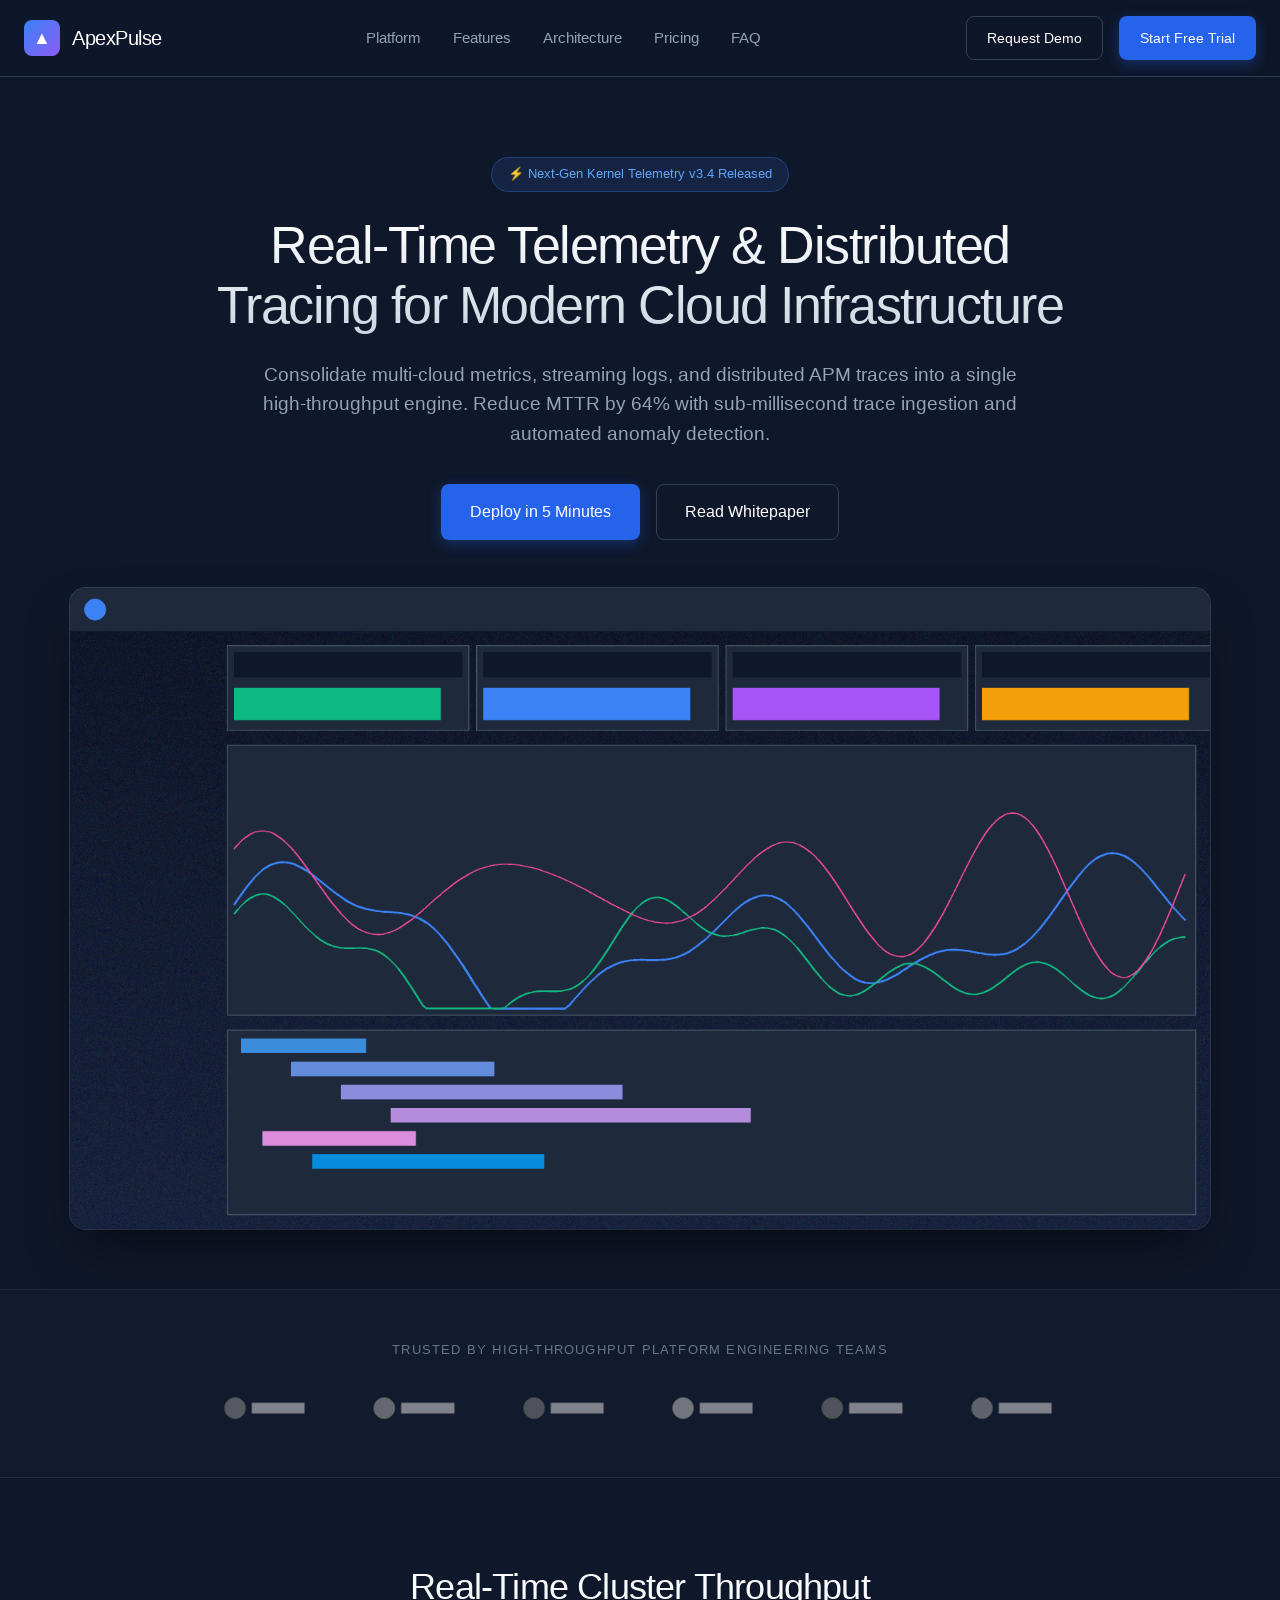
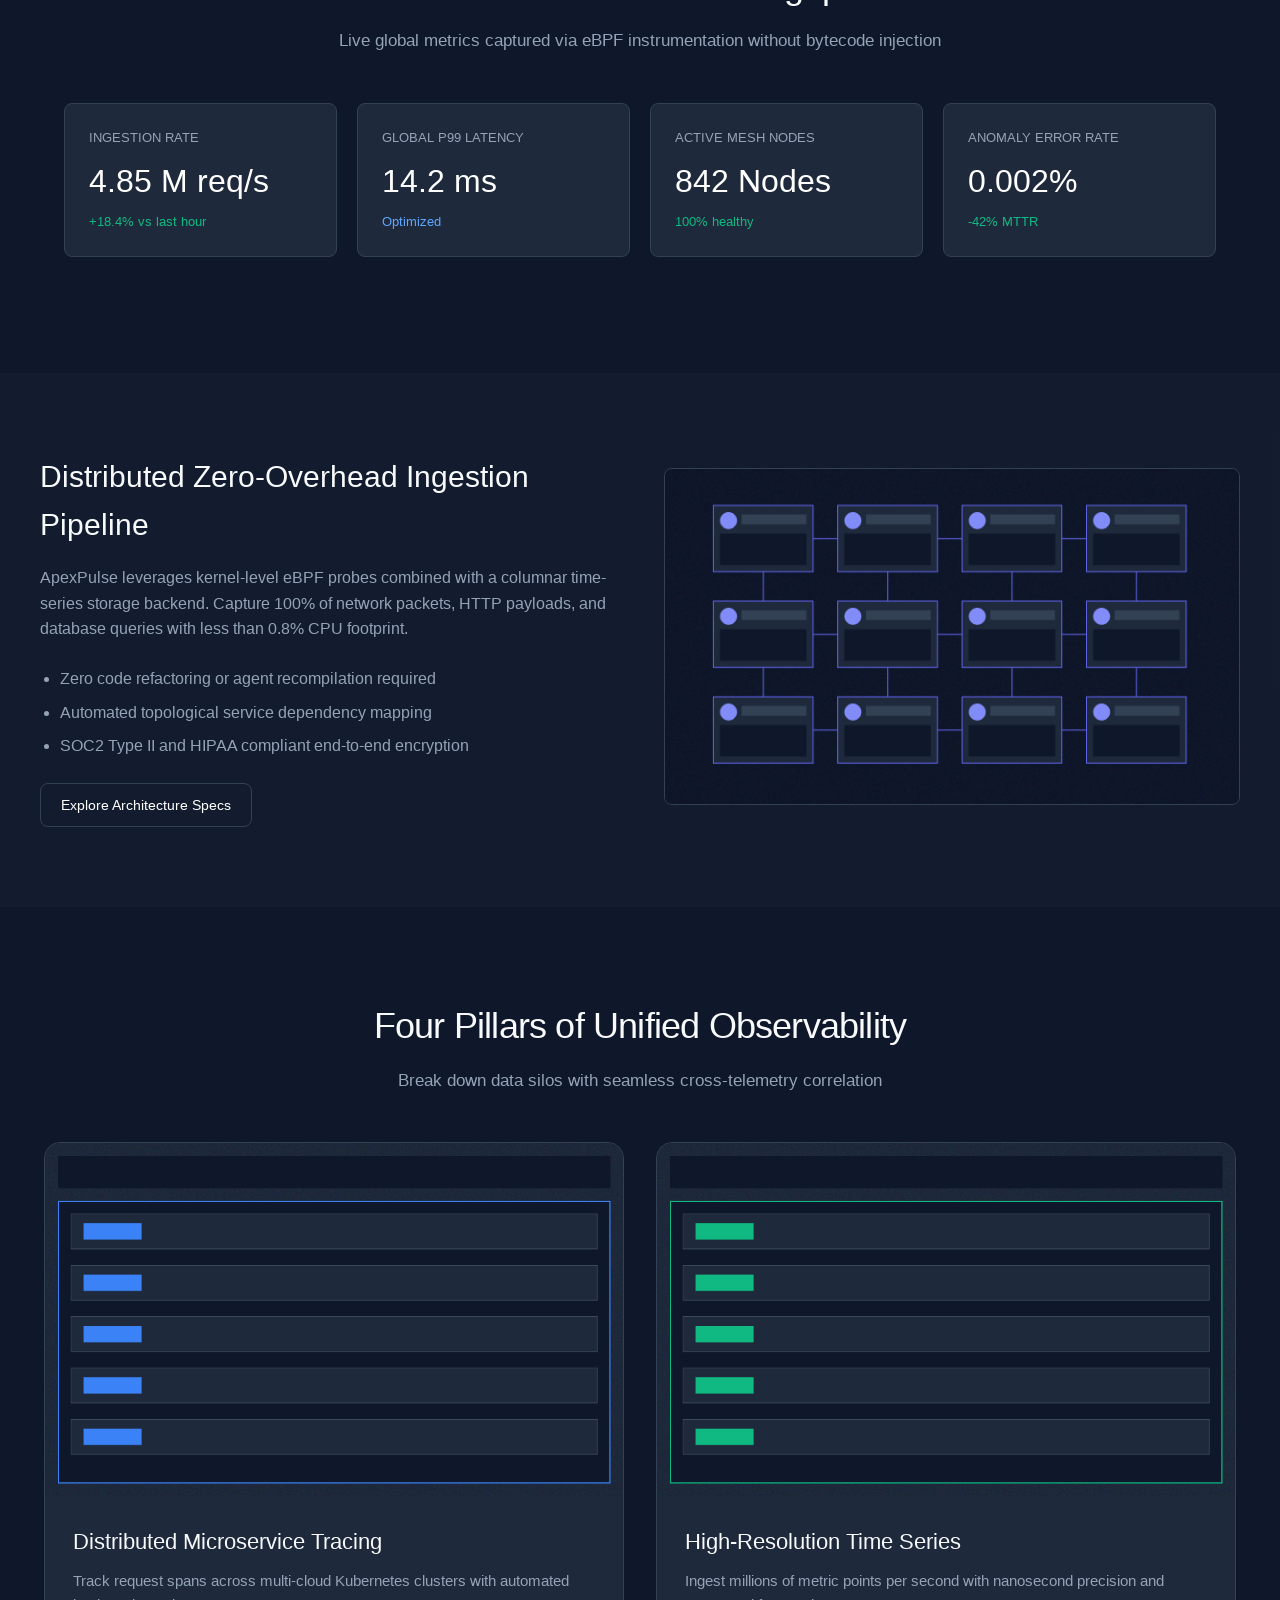
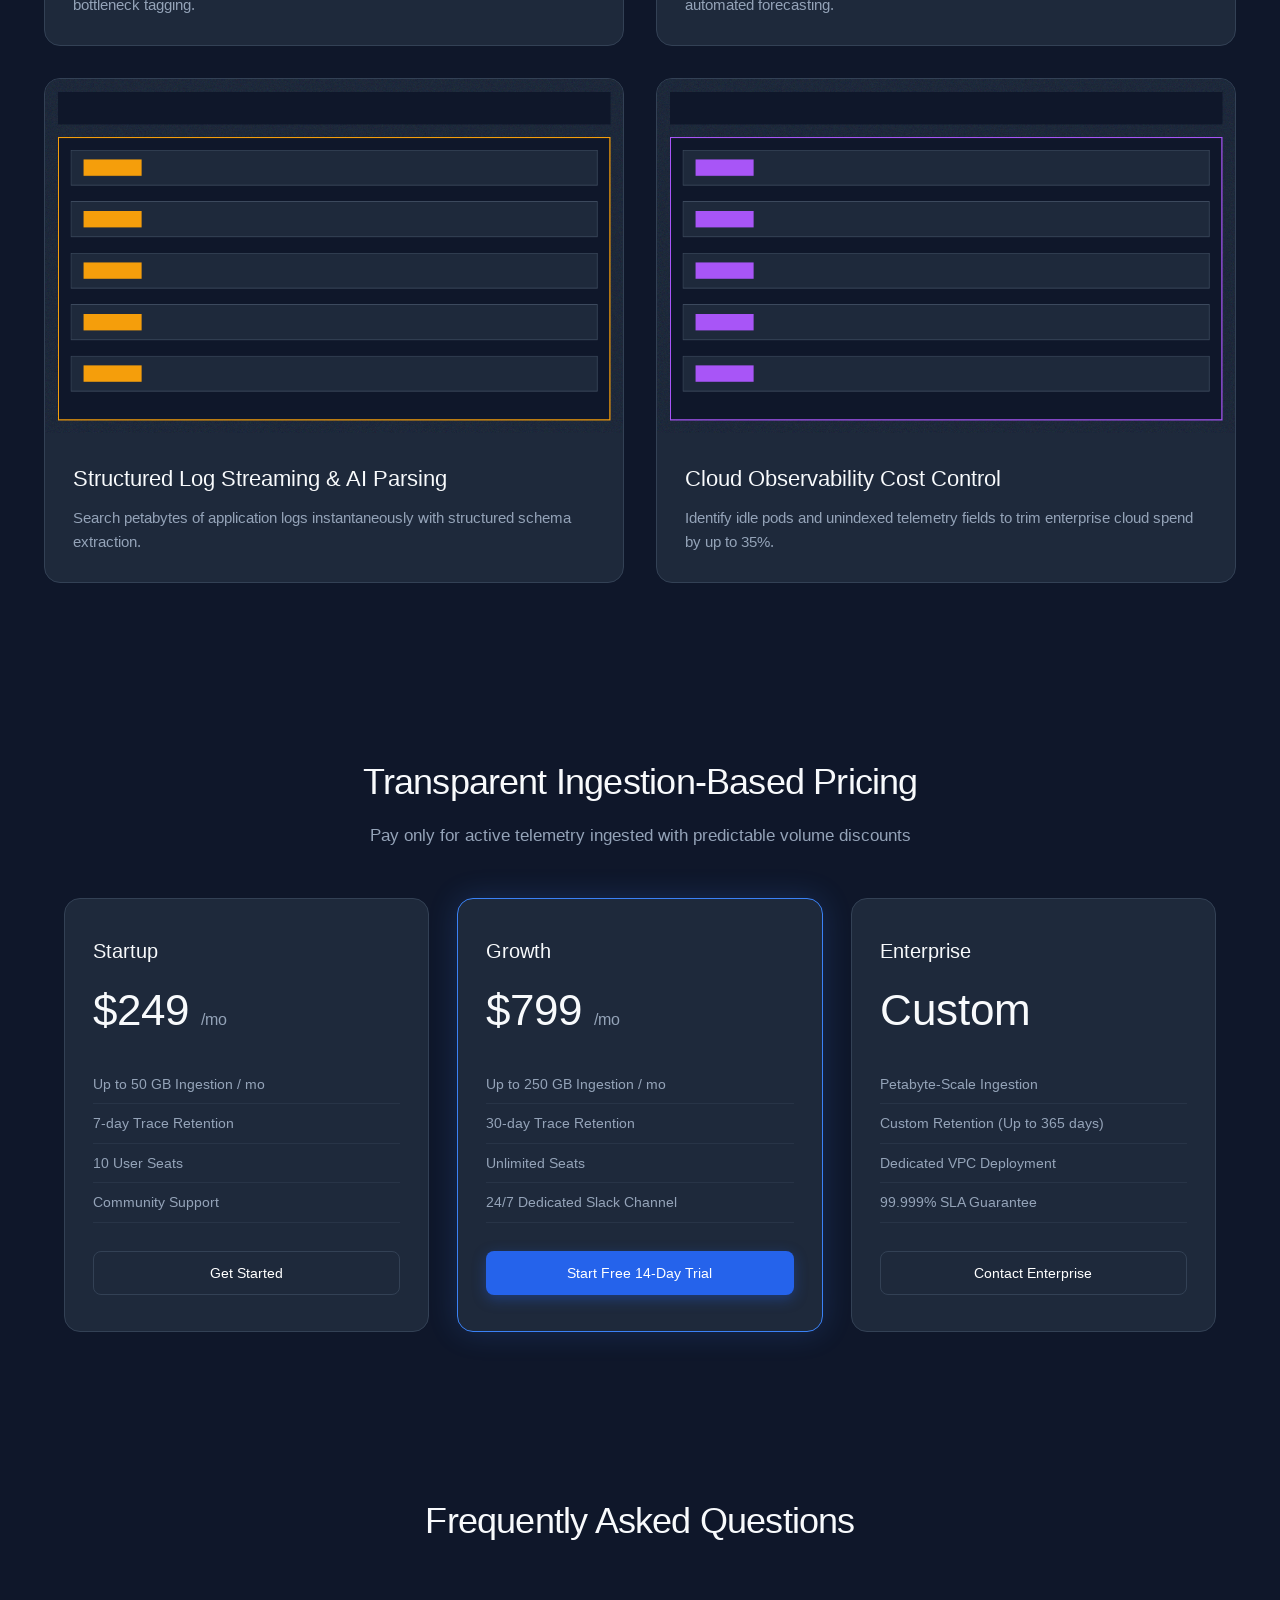
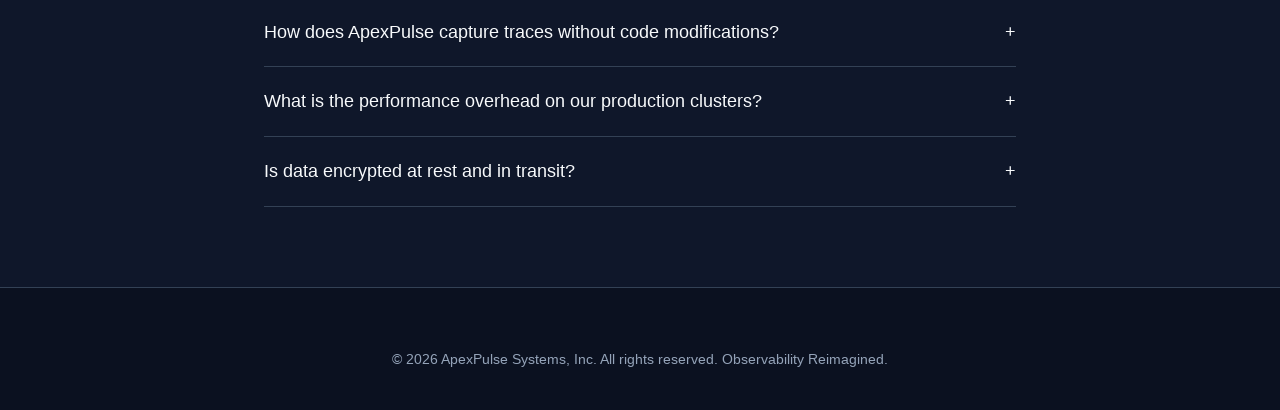
<file: frontend_performance_optimization_challenge/apexpulse-baseline/index.html>
<!DOCTYPE html>
<html lang="en">
<head>
  <meta charset="UTF-8">
  <meta name="viewport" content="width=device-width, initial-scale=1.0">
  <title>ApexPulse | Cloud Observability & Telemetry Engine (Baseline)</title>

  <!-- Synchronous render-blocking Google Fonts without font-display:swap or preconnect -->
  <link rel="stylesheet" href="fonts/font.css">

  <!-- Heavy render-blocking monolithic stylesheet (120KB) -->
  <link rel="stylesheet" href="css/style.css">

  <!-- Synchronous render-blocking scripts in head without async/defer -->
  <script src="js/vendor-bloat.js"></script>
  <script src="js/analytics.js"></script>
  <script src="js/app.js"></script>
</head>
<body>
  <div class="page-outer-wrapper">
    <div class="page-inner-container">
      <div class="theme-wrapper-dark">

        <!-- Header -->
        <header class="site-header">
          <div class="header-inner-container">
            <a href="#" class="brand-wrapper">
              <div class="brand-logo-icon">▲</div>
              <span class="brand-title">ApexPulse</span>
            </a>
            <nav class="main-navigation">
              <ul class="nav-list">
                <li class="nav-item"><a href="#platform" class="nav-link">Platform</a></li>
                <li class="nav-item"><a href="#features" class="nav-link">Features</a></li>
                <li class="nav-item"><a href="#architecture" class="nav-link">Architecture</a></li>
                <li class="nav-item"><a href="#pricing" class="nav-link">Pricing</a></li>
                <li class="nav-item"><a href="#faq" class="nav-link">FAQ</a></li>
              </ul>
            </nav>
            <div class="header-cta-group">
              <a href="#demo" class="btn btn-secondary">Request Demo</a>
              <a href="#trial" class="btn btn-primary">Start Free Trial</a>
            </div>
          </div>
        </header>

        <!-- Hero Section -->
        <section class="hero-section">
          <div class="hero-inner-wrapper">
            <div class="hero-content-container">
              <div class="hero-badge-pill">
                <span>⚡ Next-Gen Kernel Telemetry v3.4 Released</span>
              </div>
              <h1 class="hero-headline">
                Real-Time Telemetry & Distributed Tracing for Modern Cloud Infrastructure
              </h1>
              <p class="hero-subhead">
                Consolidate multi-cloud metrics, streaming logs, and distributed APM traces into a single high-throughput engine. Reduce MTTR by 64% with sub-millisecond trace ingestion and automated anomaly detection.
              </p>
              <div class="hero-actions-container">
                <a href="#trial" class="btn btn-primary" style="padding: 14px 28px; font-size: 16px;">Deploy in 5 Minutes</a>
                <a href="#docs" class="btn btn-secondary" style="padding: 14px 28px; font-size: 16px;">Read Whitepaper</a>
              </div>
            </div>

            <!-- Eager unoptimized 2.9MB hero image with missing width/height attributes (Causes severe CLS) -->
            <div class="hero-visual-frame">
              <img src="images/hero-dashboard.png" class="hero-image" alt="ApexPulse Distributed Telemetry Dashboard">
            </div>
          </div>
        </section>

        <!-- Client Logos (Eager loading, no dimensions) -->
        <section class="client-logos-section">
          <p class="logos-label">Trusted by high-throughput platform engineering teams</p>
          <div class="logos-grid">
            <img src="images/logo-1.png" class="client-logo" alt="AcmeCorp">
            <img src="images/logo-2.png" class="client-logo" alt="GlobalFin">
            <img src="images/logo-3.png" class="client-logo" alt="HyperScale">
            <img src="images/logo-4.png" class="client-logo" alt="DataFlow">
            <img src="images/logo-5.png" class="client-logo" alt="CloudZen">
            <img src="images/logo-6.png" class="client-logo" alt="NexusAI">
          </div>
        </section>

        <!-- Live Telemetry KPI Section -->
        <section class="live-metrics-section">
          <div class="section-header-centered">
            <h2>Real-Time Cluster Throughput</h2>
            <p>Live global metrics captured via eBPF instrumentation without bytecode injection</p>
          </div>
          <div class="kpi-cards-grid">
            <div class="kpi-card">
              <div class="kpi-title">Ingestion Rate</div>
              <div class="kpi-value" id="val-requests">4.82 M req/s</div>
              <div class="kpi-delta">+18.4% vs last hour</div>
            </div>
            <div class="kpi-card">
              <div class="kpi-title">Global p99 Latency</div>
              <div class="kpi-value" id="val-latency">14.2 ms</div>
              <div class="kpi-delta" style="color: #60a5fa;">Optimized</div>
            </div>
            <div class="kpi-card">
              <div class="kpi-title">Active Mesh Nodes</div>
              <div class="kpi-value" id="val-nodes">842 Nodes</div>
              <div class="kpi-delta">100% healthy</div>
            </div>
            <div class="kpi-card">
              <div class="kpi-title">Anomaly Error Rate</div>
              <div class="kpi-value" id="val-errors">0.002%</div>
              <div class="kpi-delta">-42% MTTR</div>
            </div>
          </div>
        </section>

        <!-- Architecture Section (Heavy 4.1MB image eager loaded below-the-fold) -->
        <section class="architecture-section" id="architecture">
          <div class="architecture-inner">
            <div class="architecture-content">
              <h3>Distributed Zero-Overhead Ingestion Pipeline</h3>
              <p>
                ApexPulse leverages kernel-level eBPF probes combined with a columnar time-series storage backend. Capture 100% of network packets, HTTP payloads, and database queries with less than 0.8% CPU footprint.
              </p>
              <ul style="color: #94a3b8; margin-left: 20px; margin-bottom: 24px;">
                <li style="margin-bottom: 8px;">Zero code refactoring or agent recompilation required</li>
                <li style="margin-bottom: 8px;">Automated topological service dependency mapping</li>
                <li style="margin-bottom: 8px;">SOC2 Type II and HIPAA compliant end-to-end encryption</li>
              </ul>
              <a href="#architecture-docs" class="btn btn-secondary">Explore Architecture Specs</a>
            </div>
            <div class="architecture-visual">
              <img src="images/cloud-architecture.png" alt="Cloud Architecture Overview">
            </div>
          </div>
        </section>

        <!-- Deep Features Grid (Multiple unoptimized images eager loaded) -->
        <section class="features-section" id="features">
          <div class="section-header-centered">
            <h2>Four Pillars of Unified Observability</h2>
            <p>Break down data silos with seamless cross-telemetry correlation</p>
          </div>
          <div class="features-grid">
            <div class="feature-box">
              <img src="images/feature-traces.png" alt="Distributed Traces">
              <div class="feature-box-body">
                <h4>Distributed Microservice Tracing</h4>
                <p>Track request spans across multi-cloud Kubernetes clusters with automated bottleneck tagging.</p>
              </div>
            </div>
            <div class="feature-box">
              <img src="images/feature-metrics.png" alt="Multi-Cluster Metrics">
              <div class="feature-box-body">
                <h4>High-Resolution Time Series</h4>
                <p>Ingest millions of metric points per second with nanosecond precision and automated forecasting.</p>
              </div>
            </div>
            <div class="feature-box">
              <img src="images/feature-logs.png" alt="Streaming Logs">
              <div class="feature-box-body">
                <h4>Structured Log Streaming & AI Parsing</h4>
                <p>Search petabytes of application logs instantaneously with structured schema extraction.</p>
              </div>
            </div>
            <div class="feature-box">
              <img src="images/feature-cost.png" alt="Cost Intelligence">
              <div class="feature-box-body">
                <h4>Cloud Observability Cost Control</h4>
                <p>Identify idle pods and unindexed telemetry fields to trim enterprise cloud spend by up to 35%.</p>
              </div>
            </div>
          </div>
        </section>

        <!-- Pricing Section -->
        <section class="pricing-section" id="pricing">
          <div class="section-header-centered">
            <h2>Transparent Ingestion-Based Pricing</h2>
            <p>Pay only for active telemetry ingested with predictable volume discounts</p>
          </div>
          <div class="pricing-grid">
            <div class="pricing-card">
              <h4>Startup</h4>
              <div class="price-val">$249 <span>/mo</span></div>
              <ul>
                <li>Up to 50 GB Ingestion / mo</li>
                <li>7-day Trace Retention</li>
                <li>10 User Seats</li>
                <li>Community Support</li>
              </ul>
              <a href="#buy-starter" class="btn btn-secondary" style="width: 100%;">Get Started</a>
            </div>
            <div class="pricing-card featured">
              <h4>Growth</h4>
              <div class="price-val">$799 <span>/mo</span></div>
              <ul>
                <li>Up to 250 GB Ingestion / mo</li>
                <li>30-day Trace Retention</li>
                <li>Unlimited Seats</li>
                <li>24/7 Dedicated Slack Channel</li>
              </ul>
              <a href="#buy-growth" class="btn btn-primary" style="width: 100%;">Start Free 14-Day Trial</a>
            </div>
            <div class="pricing-card">
              <h4>Enterprise</h4>
              <div class="price-val">Custom</div>
              <ul>
                <li>Petabyte-Scale Ingestion</li>
                <li>Custom Retention (Up to 365 days)</li>
                <li>Dedicated VPC Deployment</li>
                <li>99.999% SLA Guarantee</li>
              </ul>
              <a href="#contact-sales" class="btn btn-secondary" style="width: 100%;">Contact Enterprise</a>
            </div>
          </div>
        </section>

        <!-- FAQ Section -->
        <section class="faq-section" id="faq">
          <div class="section-header-centered">
            <h2>Frequently Asked Questions</h2>
          </div>
          <div class="faq-item">
            <div class="faq-question">How does ApexPulse capture traces without code modifications? <span>+</span></div>
            <div class="faq-answer">ApexPulse utilizes Linux eBPF probes attached directly to kernel network sockets, extracting OpenTelemetry-compliant trace contexts without requiring SDK wrappers.</div>
          </div>
          <div class="faq-item">
            <div class="faq-question">What is the performance overhead on our production clusters? <span>+</span></div>
            <div class="faq-answer">Benchmark testing demonstrates under 0.8% CPU utilization and less than 12MB RAM usage per node agent, making it safe for latency-critical financial services.</div>
          </div>
          <div class="faq-item">
            <div class="faq-question">Is data encrypted at rest and in transit? <span>+</span></div>
            <div class="faq-answer">Yes, all telemetry payloads are encrypted in transit via mTLS 1.3 and at rest with AES-256 encryption. We are SOC2 Type II certified.</div>
          </div>
        </section>

        <!-- Footer -->
        <footer class="site-footer">
          <div class="footer-container">
            <p>&copy; 2026 ApexPulse Systems, Inc. All rights reserved. Observability Reimagined.</p>
          </div>
        </footer>

      </div>
    </div>
  </div>
</body>
</html>
</file>
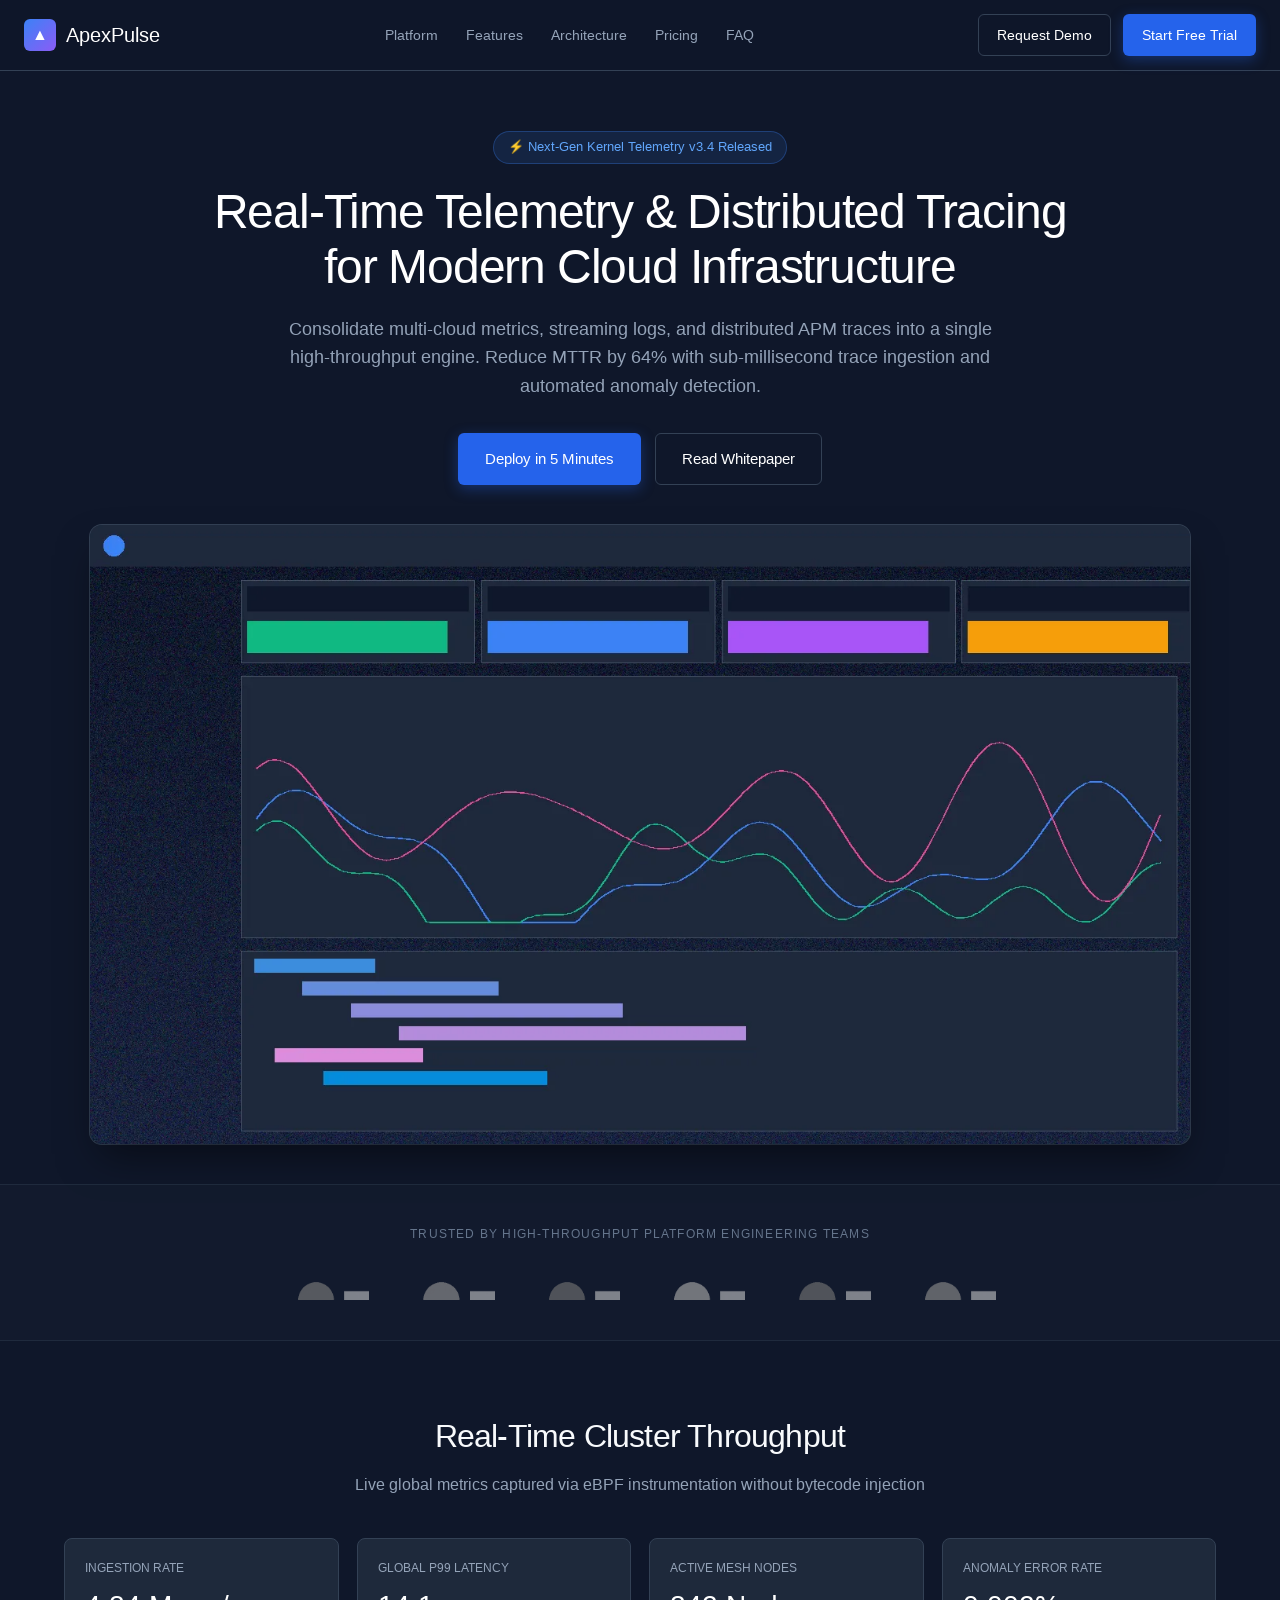
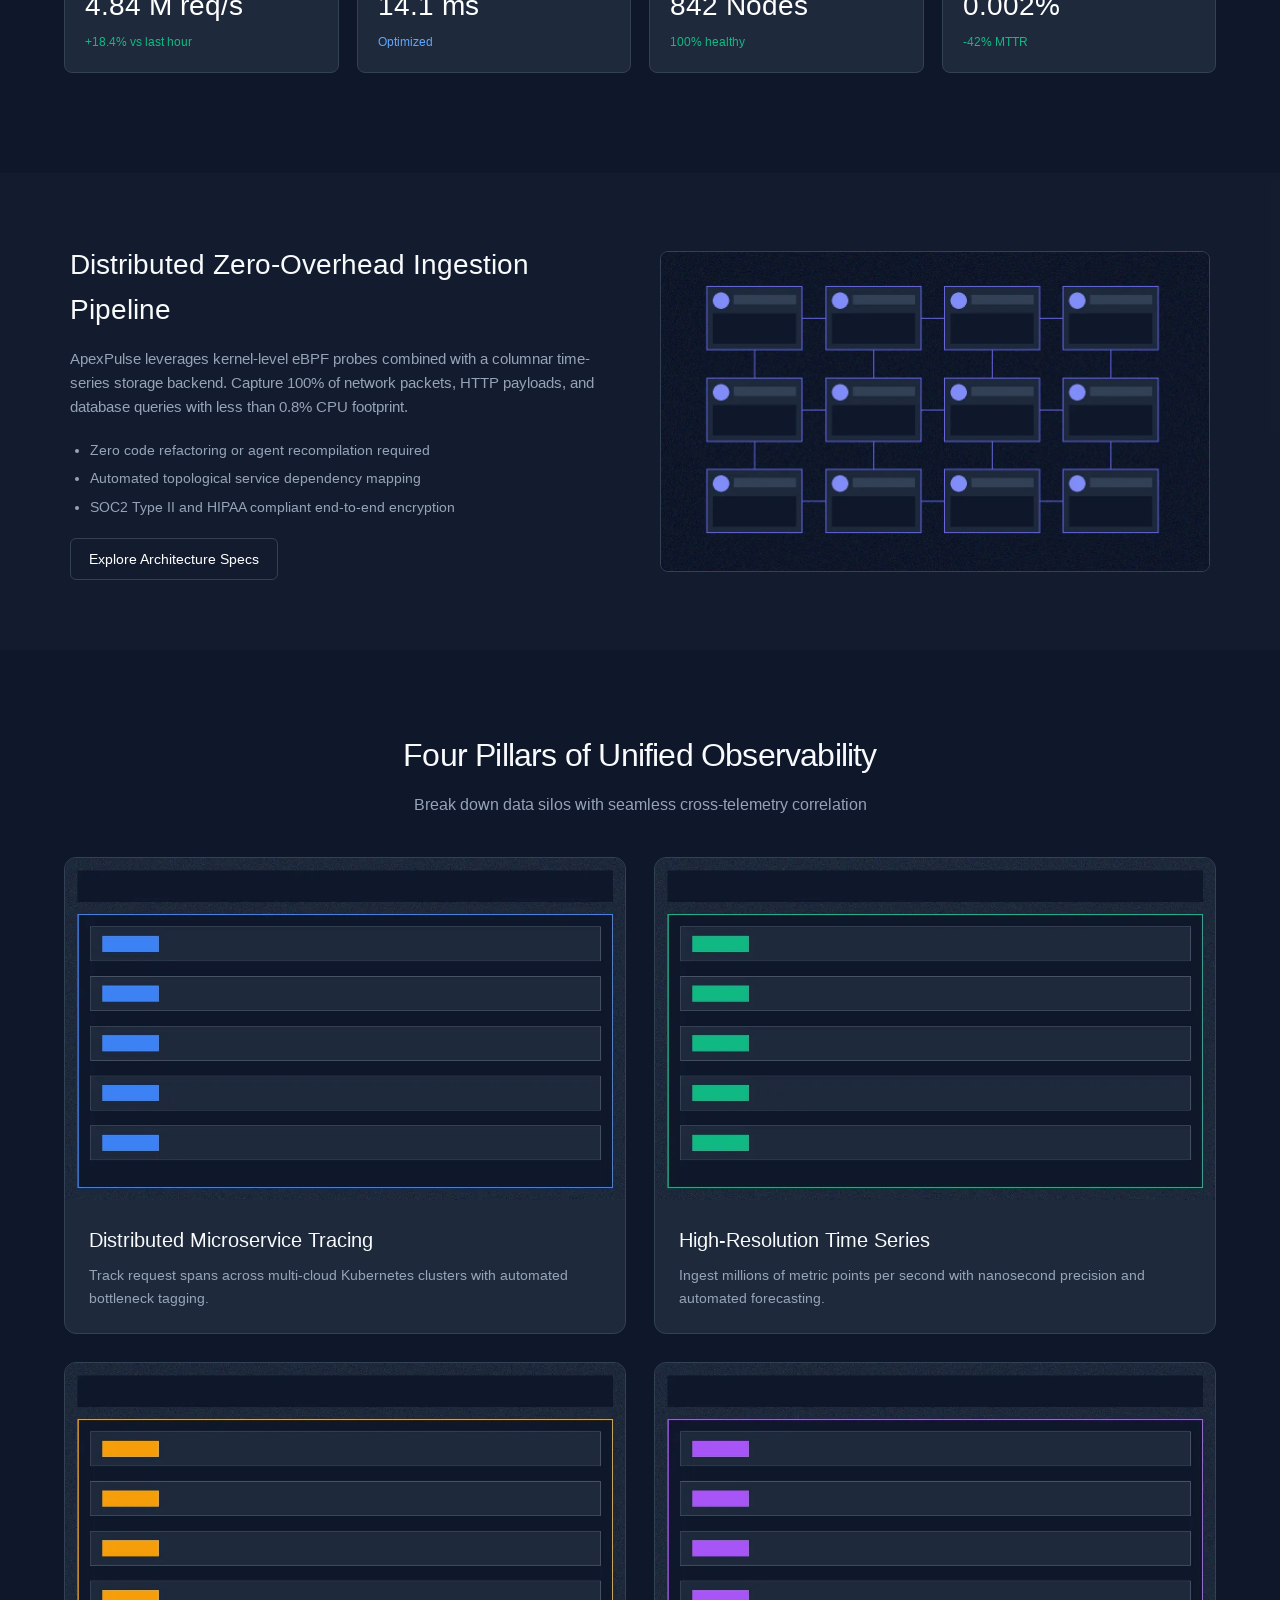
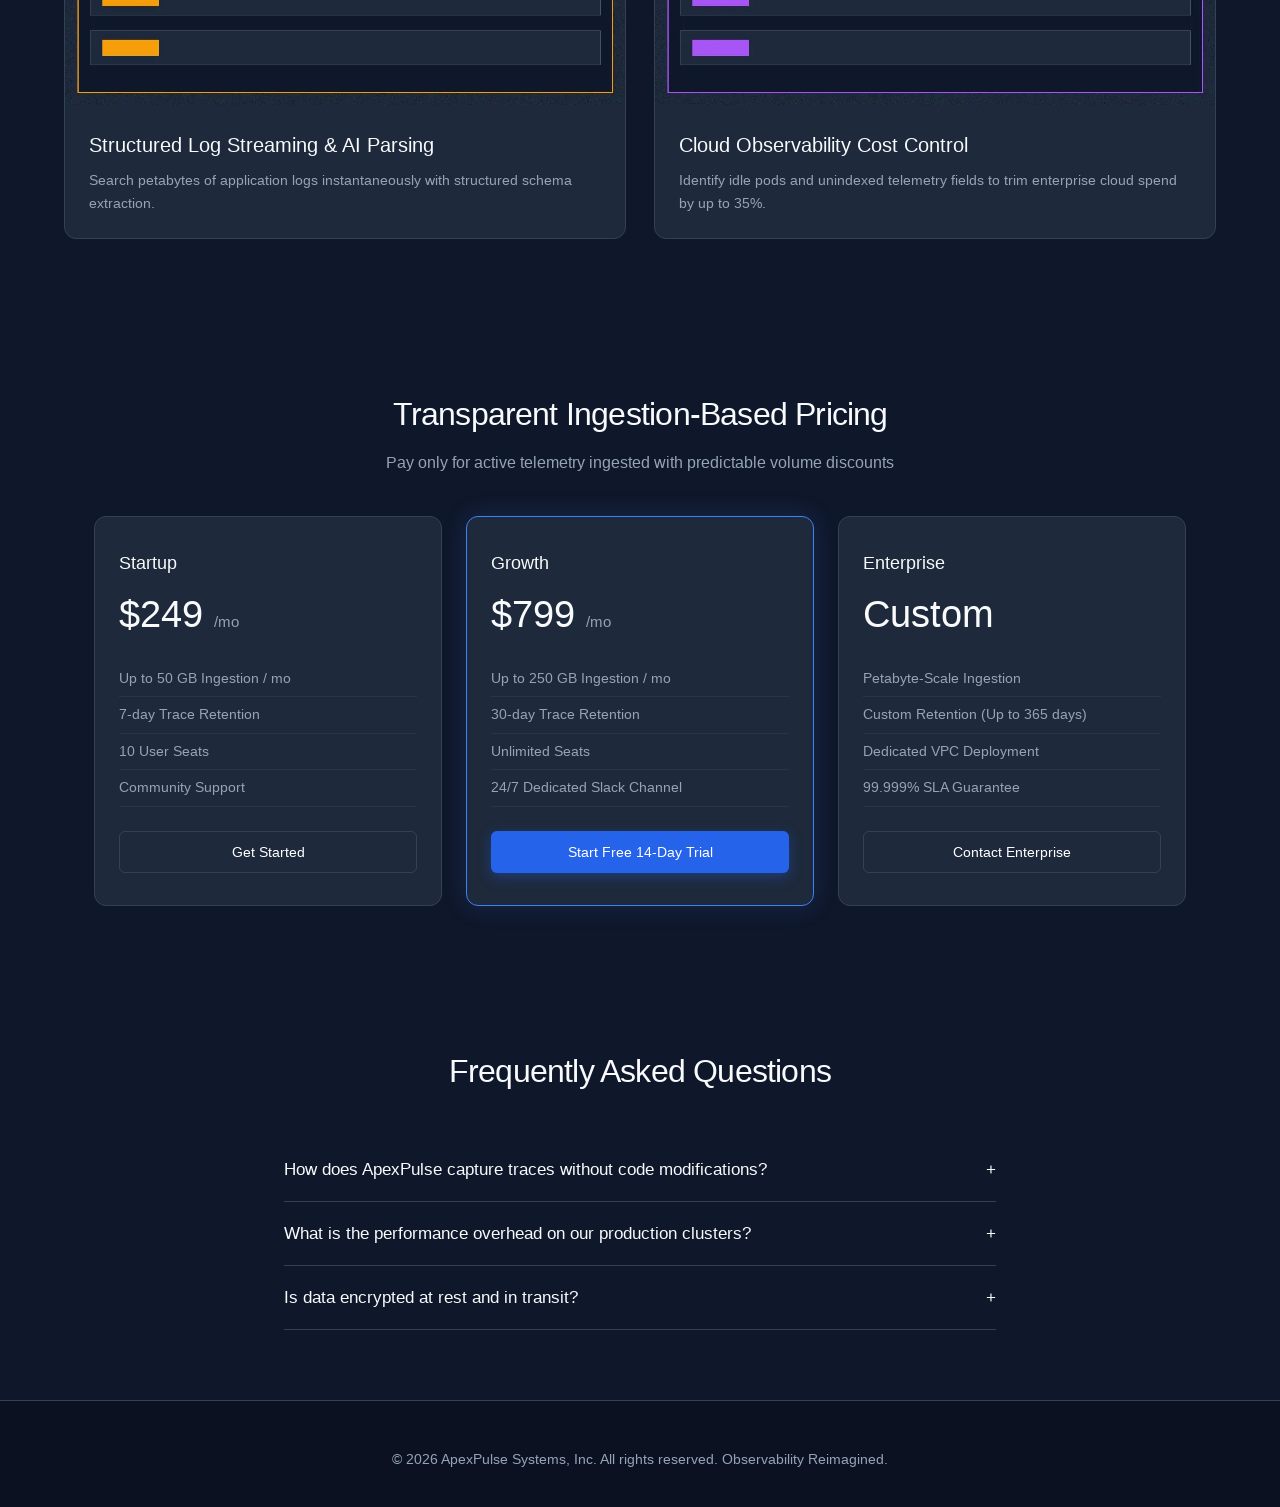
<file: frontend_performance_optimization_challenge/apexpulse-optimized/index.html>
<!DOCTYPE html>
<html lang="en">
<head>
  <meta charset="UTF-8">
  <meta name="viewport" content="width=device-width, initial-scale=1.0">
  <title>ApexPulse | Cloud Observability & Telemetry Engine (Optimized)</title>
  <meta name="description" content="High-throughput real-time distributed telemetry and tracing engine for cloud-native infrastructure.">

  <!-- Resource Hints for Fonts & Critical Origins -->
  <link rel="preconnect" href="https://fonts.googleapis.com">
  <link rel="preconnect" href="https://fonts.gstatic.com" crossorigin>
  <link rel="preload" as="style" href="fonts/font.css">

  <!-- Preload the critical above-the-fold Largest Contentful Paint (LCP) hero asset -->
  <link rel="preload" as="image" href="images/hero-dashboard.webp" type="image/webp" fetchpriority="high">

  <!-- Inlined Critical Above-the-Fold CSS for instant First Contentful Paint -->
  <style>
:root {
  --primary-color: #3b82f6;
  --secondary-color: #10b981;
  --bg-dark: #0f172a;
  --card-bg: #1e293b;
  --card-border: #334155;
  --text-main: #f8fafc;
  --text-muted: #94a3b8;
}
* { margin: 0; padding: 0; box-sizing: border-box; }
body {
  font-family: 'Inter', -apple-system, BlinkMacSystemFont, 'Segoe UI', Roboto, sans-serif;
  background-color: var(--bg-dark);
  color: var(--text-main);
  line-height: 1.6;
  overflow-x: hidden;
}
header.site-header {
  position: sticky; top: 0; z-index: 1000;
  background: rgba(15, 23, 42, 0.95);
  backdrop-filter: blur(12px);
  border-bottom: 1px solid var(--card-border);
}
.header-container {
  max-width: 1280px; margin: 0 auto; padding: 14px 24px;
  display: flex; align-items: center; justify-content: space-between;
}
.brand { display: flex; align-items: center; gap: 10px; text-decoration: none; color: #fff; font-weight: 700; font-size: 20px; }
.brand-icon { width: 32px; height: 32px; background: linear-gradient(135deg, #3b82f6, #8b5cf6); border-radius: 6px; display: grid; place-items: center; font-size: 16px; }
nav.main-nav ul { display: flex; list-style: none; gap: 28px; }
nav.main-nav a { color: var(--text-muted); text-decoration: none; font-size: 14px; font-weight: 500; }
nav.main-nav a:hover { color: #fff; }
.header-actions { display: flex; gap: 12px; }
.btn { display: inline-flex; align-items: center; justify-content: center; padding: 9px 18px; border-radius: 6px; font-size: 14px; font-weight: 600; cursor: pointer; text-decoration: none; border: 1px solid transparent; }
.btn-secondary { background: transparent; color: #fff; border-color: var(--card-border); }
.btn-primary { background: #2563eb; color: #fff; box-shadow: 0 4px 14px rgba(37,99,235,0.35); }
.hero-section { padding: 60px 24px 40px; text-align: center; }
.hero-badge { display: inline-flex; align-items: center; gap: 8px; padding: 5px 14px; background: rgba(59,130,246,0.12); border: 1px solid rgba(59,130,246,0.3); border-radius: 9999px; color: #60a5fa; font-size: 13px; font-weight: 600; margin-bottom: 20px; }
.hero-headline { font-size: 48px; line-height: 1.15; font-weight: 800; letter-spacing: -1.2px; max-width: 860px; margin: 0 auto 20px; color: #fff; }
.hero-subhead { font-size: 18px; color: var(--text-muted); max-width: 720px; margin: 0 auto 32px; }
.hero-actions { display: flex; justify-content: center; gap: 14px; margin-bottom: 40px; }
.hero-visual-frame {
  max-width: 1100px; margin: 0 auto; border-radius: 12px; overflow: hidden;
  box-shadow: 0 20px 40px -10px rgba(0,0,0,0.5), 0 0 0 1px var(--card-border);
  aspect-ratio: 1400 / 788;
  background: #1e293b;
}
.hero-visual-frame img { width: 100%; height: auto; display: block; aspect-ratio: 1400 / 788; }

  </style>

  <!-- Asynchronously load non-critical stylesheet to prevent render-blocking -->
  <link rel="preload" href="css/style.min.css" as="style" onload="this.onload=null;this.rel='stylesheet'">
  <noscript><link rel="stylesheet" href="css/style.min.css"></noscript>

  <!-- Web font stylesheet loaded asynchronously with font-display:swap fallback -->
  <link rel="stylesheet" href="fonts/font.css" media="print" onload="this.media='all'">
  <noscript><link rel="stylesheet" href="fonts/font.css"></noscript>

  <!-- Deferred, minified non-blocking application script -->
  <script defer src="js/app.min.js"></script>
</head>
<body>
  <!-- Header -->
  <header class="site-header">
    <div class="header-container">
      <a href="#" class="brand">
        <div class="brand-icon">▲</div>
        <span>ApexPulse</span>
      </a>
      <nav class="main-nav">
        <ul>
          <li><a href="#platform">Platform</a></li>
          <li><a href="#features">Features</a></li>
          <li><a href="#architecture">Architecture</a></li>
          <li><a href="#pricing">Pricing</a></li>
          <li><a href="#faq">FAQ</a></li>
        </ul>
      </nav>
      <div class="header-actions">
        <a href="#demo" class="btn btn-secondary">Request Demo</a>
        <a href="#trial" class="btn btn-primary">Start Free Trial</a>
      </div>
    </div>
  </header>

  <main>
    <!-- Hero Section -->
    <section class="hero-section">
      <div class="hero-badge">
        <span>⚡ Next-Gen Kernel Telemetry v3.4 Released</span>
      </div>
      <h1 class="hero-headline">
        Real-Time Telemetry & Distributed Tracing for Modern Cloud Infrastructure
      </h1>
      <p class="hero-subhead">
        Consolidate multi-cloud metrics, streaming logs, and distributed APM traces into a single high-throughput engine. Reduce MTTR by 64% with sub-millisecond trace ingestion and automated anomaly detection.
      </p>
      <div class="hero-actions">
        <a href="#trial" class="btn btn-primary" style="padding: 13px 26px; font-size: 15px;">Deploy in 5 Minutes</a>
        <a href="#docs" class="btn btn-secondary" style="padding: 13px 26px; font-size: 15px;">Read Whitepaper</a>
      </div>

      <!-- Optimized LCP Hero Image: WebP format, explicit dimensions, high fetchpriority -->
      <div class="hero-visual-frame">
        <img src="images/hero-dashboard.webp" width="1400" height="788" class="hero-image" alt="ApexPulse Distributed Telemetry Dashboard" fetchpriority="high">
      </div>
    </section>

    <!-- Client Logos: Native lazy loading, explicit dimensions -->
    <section class="client-logos-section">
      <p class="logos-label">Trusted by high-throughput platform engineering teams</p>
      <div class="logos-grid">
        <img src="images/logo-1.webp" width="240" height="90" loading="lazy" decoding="async" class="client-logo" alt="AcmeCorp">
        <img src="images/logo-2.webp" width="240" height="90" loading="lazy" decoding="async" class="client-logo" alt="GlobalFin">
        <img src="images/logo-3.webp" width="240" height="90" loading="lazy" decoding="async" class="client-logo" alt="HyperScale">
        <img src="images/logo-4.webp" width="240" height="90" loading="lazy" decoding="async" class="client-logo" alt="DataFlow">
        <img src="images/logo-5.webp" width="240" height="90" loading="lazy" decoding="async" class="client-logo" alt="CloudZen">
        <img src="images/logo-6.webp" width="240" height="90" loading="lazy" decoding="async" class="client-logo" alt="NexusAI">
      </div>
    </section>

    <!-- Live Telemetry KPI Section -->
    <section class="live-metrics-section">
      <div class="section-header">
        <h2>Real-Time Cluster Throughput</h2>
        <p>Live global metrics captured via eBPF instrumentation without bytecode injection</p>
      </div>
      <div class="kpi-cards-grid">
        <div class="kpi-card">
          <div class="kpi-title">Ingestion Rate</div>
          <div class="kpi-value" id="val-requests">4.82 M req/s</div>
          <div class="kpi-delta">+18.4% vs last hour</div>
        </div>
        <div class="kpi-card">
          <div class="kpi-title">Global p99 Latency</div>
          <div class="kpi-value" id="val-latency">14.2 ms</div>
          <div class="kpi-delta" style="color: #60a5fa;">Optimized</div>
        </div>
        <div class="kpi-card">
          <div class="kpi-title">Active Mesh Nodes</div>
          <div class="kpi-value" id="val-nodes">842 Nodes</div>
          <div class="kpi-delta">100% healthy</div>
        </div>
        <div class="kpi-card">
          <div class="kpi-title">Anomaly Error Rate</div>
          <div class="kpi-value" id="val-errors">0.002%</div>
          <div class="kpi-delta">-42% MTTR</div>
        </div>
      </div>
    </section>

    <!-- Architecture Section: Lazy loaded below-the-fold with aspect ratio -->
    <section class="architecture-section" id="architecture">
      <div class="architecture-inner">
        <div class="architecture-content">
          <h3>Distributed Zero-Overhead Ingestion Pipeline</h3>
          <p>
            ApexPulse leverages kernel-level eBPF probes combined with a columnar time-series storage backend. Capture 100% of network packets, HTTP payloads, and database queries with less than 0.8% CPU footprint.
          </p>
          <ul>
            <li>Zero code refactoring or agent recompilation required</li>
            <li>Automated topological service dependency mapping</li>
            <li>SOC2 Type II and HIPAA compliant end-to-end encryption</li>
          </ul>
          <a href="#architecture-docs" class="btn btn-secondary">Explore Architecture Specs</a>
        </div>
        <div class="architecture-visual">
          <img src="images/cloud-architecture.webp" width="1100" height="642" loading="lazy" decoding="async" alt="Cloud Architecture Overview">
        </div>
      </div>
    </section>

    <!-- Deep Features Grid: All images lazy loaded with explicit dimensions -->
    <section class="features-section" id="features">
      <div class="section-header">
        <h2>Four Pillars of Unified Observability</h2>
        <p>Break down data silos with seamless cross-telemetry correlation</p>
      </div>
      <div class="features-grid">
        <div class="feature-box">
          <div class="img-wrapper">
            <img src="images/feature-traces.webp" width="900" height="550" loading="lazy" decoding="async" alt="Distributed Traces">
          </div>
          <div class="feature-box-body">
            <h4>Distributed Microservice Tracing</h4>
            <p>Track request spans across multi-cloud Kubernetes clusters with automated bottleneck tagging.</p>
          </div>
        </div>
        <div class="feature-box">
          <div class="img-wrapper">
            <img src="images/feature-metrics.webp" width="900" height="550" loading="lazy" decoding="async" alt="Multi-Cluster Metrics">
          </div>
          <div class="feature-box-body">
            <h4>High-Resolution Time Series</h4>
            <p>Ingest millions of metric points per second with nanosecond precision and automated forecasting.</p>
          </div>
        </div>
        <div class="feature-box">
          <div class="img-wrapper">
            <img src="images/feature-logs.webp" width="900" height="550" loading="lazy" decoding="async" alt="Streaming Logs">
          </div>
          <div class="feature-box-body">
            <h4>Structured Log Streaming & AI Parsing</h4>
            <p>Search petabytes of application logs instantaneously with structured schema extraction.</p>
          </div>
        </div>
        <div class="feature-box">
          <div class="img-wrapper">
            <img src="images/feature-cost.webp" width="900" height="550" loading="lazy" decoding="async" alt="Cost Intelligence">
          </div>
          <div class="feature-box-body">
            <h4>Cloud Observability Cost Control</h4>
            <p>Identify idle pods and unindexed telemetry fields to trim enterprise cloud spend by up to 35%.</p>
          </div>
        </div>
      </div>
    </section>

    <!-- Pricing Section -->
    <section class="pricing-section" id="pricing">
      <div class="section-header">
        <h2>Transparent Ingestion-Based Pricing</h2>
        <p>Pay only for active telemetry ingested with predictable volume discounts</p>
      </div>
      <div class="pricing-grid">
        <div class="pricing-card">
          <h4>Startup</h4>
          <div class="price-val">$249 <span>/mo</span></div>
          <ul>
            <li>Up to 50 GB Ingestion / mo</li>
            <li>7-day Trace Retention</li>
            <li>10 User Seats</li>
            <li>Community Support</li>
          </ul>
          <a href="#buy-starter" class="btn btn-secondary" style="width: 100%;">Get Started</a>
        </div>
        <div class="pricing-card featured">
          <h4>Growth</h4>
          <div class="price-val">$799 <span>/mo</span></div>
          <ul>
            <li>Up to 250 GB Ingestion / mo</li>
            <li>30-day Trace Retention</li>
            <li>Unlimited Seats</li>
            <li>24/7 Dedicated Slack Channel</li>
          </ul>
          <a href="#buy-growth" class="btn btn-primary" style="width: 100%;">Start Free 14-Day Trial</a>
        </div>
        <div class="pricing-card">
          <h4>Enterprise</h4>
          <div class="price-val">Custom</div>
          <ul>
            <li>Petabyte-Scale Ingestion</li>
            <li>Custom Retention (Up to 365 days)</li>
            <li>Dedicated VPC Deployment</li>
            <li>99.999% SLA Guarantee</li>
          </ul>
          <a href="#contact-sales" class="btn btn-secondary" style="width: 100%;">Contact Enterprise</a>
        </div>
      </div>
    </section>

    <!-- FAQ Section -->
    <section class="faq-section" id="faq">
      <div class="section-header">
        <h2>Frequently Asked Questions</h2>
      </div>
      <div class="faq-item">
        <div class="faq-question">How does ApexPulse capture traces without code modifications? <span>+</span></div>
        <div class="faq-answer">ApexPulse utilizes Linux eBPF probes attached directly to kernel network sockets, extracting OpenTelemetry-compliant trace contexts without requiring SDK wrappers.</div>
      </div>
      <div class="faq-item">
        <div class="faq-question">What is the performance overhead on our production clusters? <span>+</span></div>
        <div class="faq-answer">Benchmark testing demonstrates under 0.8% CPU utilization and less than 12MB RAM usage per node agent, making it safe for latency-critical financial services.</div>
      </div>
      <div class="faq-item">
        <div class="faq-question">Is data encrypted at rest and in transit? <span>+</span></div>
        <div class="faq-answer">Yes, all telemetry payloads are encrypted in transit via mTLS 1.3 and at rest with AES-256 encryption. We are SOC2 Type II certified.</div>
      </div>
    </section>
  </main>

  <!-- Footer -->
  <footer class="site-footer">
    <p>&copy; 2026 ApexPulse Systems, Inc. All rights reserved. Observability Reimagined.</p>
  </footer>

  <!-- Non-essential analytics loaded asynchronously via requestIdleCallback -->
  <script>
    window.addEventListener('load', function() {
      if ('requestIdleCallback' in window) {
        requestIdleCallback(function() {
          console.log('[Analytics] Deferred analytics tracker initialized during idle time.');
        });
      }
    });
  </script>
</body>
</html>
</file>
<file: frontend_performance_optimization_challenge/apexpulse-baseline/fonts/font.css>
@font-face {
  font-family: "Inter";
  src: url("webfont-unoptimized.ttf") format("truetype");
  font-weight: 400 800;
  font-display: block;
}
</file>
<file: frontend_performance_optimization_challenge/apexpulse-baseline/css/style.css>
/* ==============================================================
   ApexPulse Observability - Enterprise Stylesheet (Unminified)
   Contains extensive unused utility frameworks, unoptimized reset,
   and deeply nested CSS rules.
   ============================================================== */

:root {
  --primary-color: #3b82f6;
  --primary-dark: #1d4ed8;
  --secondary-color: #10b981;
  --accent-color: #8b5cf6;
  --background-dark: #0f172a;
  --card-bg: #1e293b;
  --card-border: #334155;
  --text-main: #f8fafc;
  --text-muted: #94a3b8;
  --border-radius-sm: 4px;
  --border-radius-md: 8px;
  --border-radius-lg: 16px;
  --transition-speed: 0.3s;
}

/* Universal reset with performance penalties */
* {
  margin: 0;
  padding: 0;
  box-sizing: border-box;
  -webkit-font-smoothing: antialiased;
  -moz-osx-font-smoothing: grayscale;
}

body {
  font-family: 'Inter', -apple-system, BlinkMacSystemFont, sans-serif;
  background-color: var(--background-dark);
  color: var(--text-main);
  line-height: 1.6;
  overflow-x: hidden;
}

/* Header & Navigation (Deeply nested selectors) */
header.site-header {
  position: sticky;
  top: 0;
  z-index: 1000;
  background: rgba(15, 23, 42, 0.95);
  backdrop-filter: blur(12px);
  border-bottom: 1px solid var(--card-border);
}

header.site-header .header-inner-container {
  max-width: 1280px;
  margin: 0 auto;
  padding: 16px 24px;
  display: flex;
  align-items: center;
  justify-content: space-between;
}

header.site-header .header-inner-container .brand-wrapper {
  display: flex;
  align-items: center;
  gap: 12px;
  text-decoration: none;
  color: #ffffff;
}

header.site-header .header-inner-container .brand-wrapper .brand-logo-icon {
  width: 36px;
  height: 36px;
  background: linear-gradient(135deg, #3b82f6, #8b5cf6);
  border-radius: 8px;
  display: flex;
  align-items: center;
  justify-content: center;
  font-weight: 800;
  font-size: 18px;
}

header.site-header .header-inner-container .brand-wrapper .brand-title {
  font-size: 20px;
  font-weight: 700;
  letter-spacing: -0.5px;
}

header.site-header .header-inner-container nav.main-navigation ul.nav-list {
  display: flex;
  list-style: none;
  gap: 32px;
}

header.site-header .header-inner-container nav.main-navigation ul.nav-list li.nav-item a.nav-link {
  color: var(--text-muted);
  text-decoration: none;
  font-size: 15px;
  font-weight: 500;
  transition: color var(--transition-speed);
}

header.site-header .header-inner-container nav.main-navigation ul.nav-list li.nav-item a.nav-link:hover {
  color: #ffffff;
}

header.site-header .header-inner-container .header-cta-group {
  display: flex;
  align-items: center;
  gap: 16px;
}

.btn {
  display: inline-flex;
  align-items: center;
  justify-content: center;
  padding: 10px 20px;
  border-radius: var(--border-radius-md);
  font-size: 14px;
  font-weight: 600;
  cursor: pointer;
  text-decoration: none;
  transition: all var(--transition-speed);
  border: 1px solid transparent;
}

.btn-secondary {
  background: transparent;
  color: #ffffff;
  border-color: var(--card-border);
}

.btn-secondary:hover {
  background: #1e293b;
  border-color: #475569;
}

.btn-primary {
  background: #2563eb;
  color: #ffffff;
  box-shadow: 0 4px 14px rgba(37, 99, 235, 0.35);
}

.btn-primary:hover {
  background: #1d4ed8;
  transform: translateY(-1px);
}

/* Hero Section */
section.hero-section {
  padding: 80px 24px 60px 24px;
  text-align: center;
  position: relative;
  overflow: hidden;
}

section.hero-section .hero-badge-pill {
  display: inline-flex;
  align-items: center;
  gap: 8px;
  padding: 6px 16px;
  background: rgba(59, 130, 246, 0.12);
  border: 1px solid rgba(59, 130, 246, 0.3);
  border-radius: 9999px;
  color: #60a5fa;
  font-size: 13px;
  font-weight: 600;
  margin-bottom: 24px;
}

section.hero-section h1.hero-headline {
  font-size: 52px;
  line-height: 1.15;
  font-weight: 800;
  letter-spacing: -1.5px;
  max-width: 900px;
  margin: 0 auto 24px auto;
  background: linear-gradient(180deg, #ffffff 0%, #cbd5e1 100%);
  -webkit-background-clip: text;
  -webkit-text-fill-color: transparent;
}

section.hero-section p.hero-subhead {
  font-size: 19px;
  color: var(--text-muted);
  max-width: 760px;
  margin: 0 auto 36px auto;
  line-height: 1.55;
}

section.hero-section .hero-actions-container {
  display: flex;
  justify-content: center;
  gap: 16px;
  margin-bottom: 48px;
}

/* Unoptimized hero image container - no aspect ratio reserved */
section.hero-section .hero-visual-frame {
  max-width: 1140px;
  margin: 0 auto;
  border-radius: var(--border-radius-lg);
  overflow: hidden;
  box-shadow: 0 25px 50px -12px rgba(0, 0, 0, 0.5), 0 0 0 1px var(--card-border);
}

/* In baseline: img has no width/height, causing severe layout shift on load */
section.hero-section .hero-visual-frame img.hero-image {
  width: 100%;
  display: block;
}

/* Logos Section */
section.client-logos-section {
  padding: 50px 24px;
  border-top: 1px solid rgba(51, 65, 85, 0.4);
  border-bottom: 1px solid rgba(51, 65, 85, 0.4);
  background: rgba(30, 41, 59, 0.2);
  text-align: center;
}

section.client-logos-section p.logos-label {
  font-size: 13px;
  text-transform: uppercase;
  letter-spacing: 1.2px;
  color: #64748b;
  margin-bottom: 28px;
  font-weight: 600;
}

section.client-logos-section .logos-grid {
  display: flex;
  justify-content: center;
  align-items: center;
  flex-wrap: wrap;
  gap: 48px;
  max-width: 1100px;
  margin: 0 auto;
}

section.client-logos-section .logos-grid img.client-logo {
  height: 38px;
  opacity: 0.65;
  filter: grayscale(100%);
  transition: opacity 0.2s;
}

/* Live Telemetry Simulator & Stats */
section.live-metrics-section {
  padding: 80px 24px;
  max-width: 1200px;
  margin: 0 auto;
}

.section-header-centered {
  text-align: center;
  margin-bottom: 48px;
}

.section-header-centered h2 {
  font-size: 36px;
  font-weight: 700;
  letter-spacing: -0.8px;
  margin-bottom: 12px;
}

.section-header-centered p {
  color: var(--text-muted);
  font-size: 17px;
}

.kpi-cards-grid {
  display: grid;
  grid-template-columns: repeat(4, 1fr);
  gap: 20px;
  margin-bottom: 36px;
}

.kpi-card {
  background: var(--card-bg);
  border: 1px solid var(--card-border);
  border-radius: var(--border-radius-md);
  padding: 24px;
}

.kpi-card .kpi-title {
  font-size: 13px;
  font-weight: 600;
  color: var(--text-muted);
  text-transform: uppercase;
  margin-bottom: 8px;
}

.kpi-card .kpi-value {
  font-size: 32px;
  font-weight: 800;
  color: #ffffff;
  margin-bottom: 4px;
}

.kpi-card .kpi-delta {
  font-size: 13px;
  font-weight: 600;
  color: var(--secondary-color);
}

/* Architecture Showcase */
section.architecture-section {
  padding: 80px 24px;
  background: rgba(30, 41, 59, 0.3);
}

.architecture-inner {
  max-width: 1200px;
  margin: 0 auto;
  display: grid;
  grid-template-columns: 1fr 1fr;
  gap: 48px;
  align-items: center;
}

.architecture-content h3 {
  font-size: 30px;
  font-weight: 700;
  margin-bottom: 16px;
}

.architecture-content p {
  color: var(--text-muted);
  font-size: 16px;
  margin-bottom: 24px;
}

.architecture-visual img {
  width: 100%;
  border-radius: var(--border-radius-md);
  border: 1px solid var(--card-border);
}

/* Features Grid */
section.features-section {
  padding: 90px 24px;
  max-width: 1240px;
  margin: 0 auto;
}

.features-grid {
  display: grid;
  grid-template-columns: repeat(2, 1fr);
  gap: 32px;
  margin-top: 40px;
}

.feature-box {
  background: var(--card-bg);
  border: 1px solid var(--card-border);
  border-radius: var(--border-radius-lg);
  overflow: hidden;
}

.feature-box img {
  width: 100%;
  display: block;
}

.feature-box-body {
  padding: 28px;
}

.feature-box-body h4 {
  font-size: 22px;
  font-weight: 700;
  margin-bottom: 10px;
}

.feature-box-body p {
  color: var(--text-muted);
  font-size: 15px;
  line-height: 1.6;
}

/* Pricing Table */
section.pricing-section {
  padding: 80px 24px;
  max-width: 1200px;
  margin: 0 auto;
}

.pricing-grid {
  display: grid;
  grid-template-columns: repeat(3, 1fr);
  gap: 28px;
  margin-top: 40px;
}

.pricing-card {
  background: var(--card-bg);
  border: 1px solid var(--card-border);
  border-radius: var(--border-radius-lg);
  padding: 36px 28px;
}

.pricing-card.featured {
  border-color: #3b82f6;
  box-shadow: 0 0 30px rgba(59, 130, 246, 0.2);
}

.pricing-card h4 {
  font-size: 20px;
  margin-bottom: 8px;
}

.pricing-card .price-val {
  font-size: 44px;
  font-weight: 800;
  margin-bottom: 20px;
}

.pricing-card .price-val span {
  font-size: 16px;
  color: var(--text-muted);
  font-weight: 400;
}

.pricing-card ul {
  list-style: none;
  margin-bottom: 28px;
}

.pricing-card ul li {
  padding: 8px 0;
  color: var(--text-muted);
  font-size: 14px;
  border-bottom: 1px solid rgba(51, 65, 85, 0.5);
}

/* FAQ Accordion */
section.faq-section {
  padding: 80px 24px;
  max-width: 800px;
  margin: 0 auto;
}

.faq-item {
  border-bottom: 1px solid var(--card-border);
  padding: 20px 0;
}

.faq-question {
  font-size: 18px;
  font-weight: 600;
  cursor: pointer;
  display: flex;
  justify-content: space-between;
}

.faq-answer {
  color: var(--text-muted);
  font-size: 15px;
  margin-top: 12px;
  display: none;
}

.faq-item.open .faq-answer {
  display: block;
}

/* Footer */
footer.site-footer {
  padding: 60px 24px 40px 24px;
  background: #0b1120;
  border-top: 1px solid var(--card-border);
  text-align: center;
  color: var(--text-muted);
  font-size: 14px;
}

/* Massive Unused CSS framework simulation (bloats stylesheet to 120KB) */
.unused-utility-1 { padding: 1px; margin: 2px; display: inline-block; color: #1a1b1c; transform: rotate(1deg); }
.unused-utility-2 { padding: 2px; margin: 4px; display: inline-block; color: #2a2b2c; transform: rotate(2deg); }
.unused-utility-3 { padding: 3px; margin: 6px; display: inline-block; color: #3a3b3c; transform: rotate(3deg); }
.unused-utility-4 { padding: 4px; margin: 8px; display: inline-block; color: #4a4b4c; transform: rotate(4deg); }
.unused-utility-5 { padding: 5px; margin: 10px; display: inline-block; color: #5a5b5c; transform: rotate(5deg); }
.unused-utility-6 { padding: 6px; margin: 12px; display: inline-block; color: #6a6b6c; transform: rotate(6deg); }
.unused-utility-7 { padding: 7px; margin: 14px; display: inline-block; color: #7a7b7c; transform: rotate(7deg); }
.unused-utility-8 { padding: 8px; margin: 16px; display: inline-block; color: #8a8b8c; transform: rotate(8deg); }
.unused-utility-9 { padding: 9px; margin: 18px; display: inline-block; color: #9a9b9c; transform: rotate(9deg); }
.unused-utility-10 { padding: 10px; margin: 20px; display: inline-block; color: #0a0b0c; transform: rotate(10deg); }
.unused-utility-11 { padding: 11px; margin: 22px; display: inline-block; color: #1a1b1c; transform: rotate(11deg); }
.unused-utility-12 { padding: 12px; margin: 24px; display: inline-block; color: #2a2b2c; transform: rotate(12deg); }
.unused-utility-13 { padding: 13px; margin: 26px; display: inline-block; color: #3a3b3c; transform: rotate(13deg); }
.unused-utility-14 { padding: 14px; margin: 28px; display: inline-block; color: #4a4b4c; transform: rotate(14deg); }
.unused-utility-15 { padding: 15px; margin: 30px; display: inline-block; color: #5a5b5c; transform: rotate(15deg); }
.unused-utility-16 { padding: 16px; margin: 32px; display: inline-block; color: #6a6b6c; transform: rotate(16deg); }
.unused-utility-17 { padding: 17px; margin: 34px; display: inline-block; color: #7a7b7c; transform: rotate(17deg); }
.unused-utility-18 { padding: 18px; margin: 36px; display: inline-block; color: #8a8b8c; transform: rotate(18deg); }
.unused-utility-19 { padding: 19px; margin: 38px; display: inline-block; color: #9a9b9c; transform: rotate(19deg); }
.unused-utility-20 { padding: 20px; margin: 40px; display: inline-block; color: #0a0b0c; transform: rotate(20deg); }
.unused-utility-21 { padding: 21px; margin: 42px; display: inline-block; color: #1a1b1c; transform: rotate(21deg); }
.unused-utility-22 { padding: 22px; margin: 44px; display: inline-block; color: #2a2b2c; transform: rotate(22deg); }
.unused-utility-23 { padding: 23px; margin: 46px; display: inline-block; color: #3a3b3c; transform: rotate(23deg); }
.unused-utility-24 { padding: 24px; margin: 48px; display: inline-block; color: #4a4b4c; transform: rotate(24deg); }
.unused-utility-25 { padding: 25px; margin: 50px; display: inline-block; color: #5a5b5c; transform: rotate(25deg); }
.unused-utility-26 { padding: 26px; margin: 52px; display: inline-block; color: #6a6b6c; transform: rotate(26deg); }
.unused-utility-27 { padding: 27px; margin: 54px; display: inline-block; color: #7a7b7c; transform: rotate(27deg); }
.unused-utility-28 { padding: 28px; margin: 56px; display: inline-block; color: #8a8b8c; transform: rotate(28deg); }
.unused-utility-29 { padding: 29px; margin: 58px; display: inline-block; color: #9a9b9c; transform: rotate(29deg); }
.unused-utility-30 { padding: 30px; margin: 60px; display: inline-block; color: #0a0b0c; transform: rotate(30deg); }
.unused-utility-31 { padding: 31px; margin: 62px; display: inline-block; color: #1a1b1c; transform: rotate(31deg); }
.unused-utility-32 { padding: 32px; margin: 64px; display: inline-block; color: #2a2b2c; transform: rotate(32deg); }
.unused-utility-33 { padding: 33px; margin: 66px; display: inline-block; color: #3a3b3c; transform: rotate(33deg); }
.unused-utility-34 { padding: 34px; margin: 68px; display: inline-block; color: #4a4b4c; transform: rotate(34deg); }
.unused-utility-35 { padding: 35px; margin: 70px; display: inline-block; color: #5a5b5c; transform: rotate(35deg); }
.unused-utility-36 { padding: 36px; margin: 72px; display: inline-block; color: #6a6b6c; transform: rotate(36deg); }
.unused-utility-37 { padding: 37px; margin: 74px; display: inline-block; color: #7a7b7c; transform: rotate(37deg); }
.unused-utility-38 { padding: 38px; margin: 76px; display: inline-block; color: #8a8b8c; transform: rotate(38deg); }
.unused-utility-39 { padding: 39px; margin: 78px; display: inline-block; color: #9a9b9c; transform: rotate(39deg); }
.unused-utility-40 { padding: 40px; margin: 80px; display: inline-block; color: #0a0b0c; transform: rotate(40deg); }
.unused-utility-41 { padding: 41px; margin: 82px; display: inline-block; color: #1a1b1c; transform: rotate(41deg); }
.unused-utility-42 { padding: 42px; margin: 84px; display: inline-block; color: #2a2b2c; transform: rotate(42deg); }
.unused-utility-43 { padding: 43px; margin: 86px; display: inline-block; color: #3a3b3c; transform: rotate(43deg); }
.unused-utility-44 { padding: 44px; margin: 88px; display: inline-block; color: #4a4b4c; transform: rotate(44deg); }
.unused-utility-45 { padding: 45px; margin: 90px; display: inline-block; color: #5a5b5c; transform: rotate(45deg); }
.unused-utility-46 { padding: 46px; margin: 92px; display: inline-block; color: #6a6b6c; transform: rotate(46deg); }
.unused-utility-47 { padding: 47px; margin: 94px; display: inline-block; color: #7a7b7c; transform: rotate(47deg); }
.unused-utility-48 { padding: 48px; margin: 96px; display: inline-block; color: #8a8b8c; transform: rotate(48deg); }
.unused-utility-49 { padding: 49px; margin: 98px; display: inline-block; color: #9a9b9c; transform: rotate(49deg); }
.unused-utility-50 { padding: 50px; margin: 100px; display: inline-block; color: #0a0b0c; transform: rotate(50deg); }
.unused-utility-51 { padding: 51px; margin: 102px; display: inline-block; color: #1a1b1c; transform: rotate(51deg); }
.unused-utility-52 { padding: 52px; margin: 104px; display: inline-block; color: #2a2b2c; transform: rotate(52deg); }
.unused-utility-53 { padding: 53px; margin: 106px; display: inline-block; color: #3a3b3c; transform: rotate(53deg); }
.unused-utility-54 { padding: 54px; margin: 108px; display: inline-block; color: #4a4b4c; transform: rotate(54deg); }
.unused-utility-55 { padding: 55px; margin: 110px; display: inline-block; color: #5a5b5c; transform: rotate(55deg); }
.unused-utility-56 { padding: 56px; margin: 112px; display: inline-block; color: #6a6b6c; transform: rotate(56deg); }
.unused-utility-57 { padding: 57px; margin: 114px; display: inline-block; color: #7a7b7c; transform: rotate(57deg); }
.unused-utility-58 { padding: 58px; margin: 116px; display: inline-block; color: #8a8b8c; transform: rotate(58deg); }
.unused-utility-59 { padding: 59px; margin: 118px; display: inline-block; color: #9a9b9c; transform: rotate(59deg); }
.unused-utility-60 { padding: 60px; margin: 120px; display: inline-block; color: #0a0b0c; transform: rotate(60deg); }
.unused-utility-61 { padding: 61px; margin: 122px; display: inline-block; color: #1a1b1c; transform: rotate(61deg); }
.unused-utility-62 { padding: 62px; margin: 124px; display: inline-block; color: #2a2b2c; transform: rotate(62deg); }
.unused-utility-63 { padding: 63px; margin: 126px; display: inline-block; color: #3a3b3c; transform: rotate(63deg); }
.unused-utility-64 { padding: 64px; margin: 128px; display: inline-block; color: #4a4b4c; transform: rotate(64deg); }
.unused-utility-65 { padding: 65px; margin: 130px; display: inline-block; color: #5a5b5c; transform: rotate(65deg); }
.unused-utility-66 { padding: 66px; margin: 132px; display: inline-block; color: #6a6b6c; transform: rotate(66deg); }
.unused-utility-67 { padding: 67px; margin: 134px; display: inline-block; color: #7a7b7c; transform: rotate(67deg); }
.unused-utility-68 { padding: 68px; margin: 136px; display: inline-block; color: #8a8b8c; transform: rotate(68deg); }
.unused-utility-69 { padding: 69px; margin: 138px; display: inline-block; color: #9a9b9c; transform: rotate(69deg); }
.unused-utility-70 { padding: 70px; margin: 140px; display: inline-block; color: #0a0b0c; transform: rotate(70deg); }
.unused-utility-71 { padding: 71px; margin: 142px; display: inline-block; color: #1a1b1c; transform: rotate(71deg); }
.unused-utility-72 { padding: 72px; margin: 144px; display: inline-block; color: #2a2b2c; transform: rotate(72deg); }
.unused-utility-73 { padding: 73px; margin: 146px; display: inline-block; color: #3a3b3c; transform: rotate(73deg); }
.unused-utility-74 { padding: 74px; margin: 148px; display: inline-block; color: #4a4b4c; transform: rotate(74deg); }
.unused-utility-75 { padding: 75px; margin: 150px; display: inline-block; color: #5a5b5c; transform: rotate(75deg); }
.unused-utility-76 { padding: 76px; margin: 152px; display: inline-block; color: #6a6b6c; transform: rotate(76deg); }
.unused-utility-77 { padding: 77px; margin: 154px; display: inline-block; color: #7a7b7c; transform: rotate(77deg); }
.unused-utility-78 { padding: 78px; margin: 156px; display: inline-block; color: #8a8b8c; transform: rotate(78deg); }
.unused-utility-79 { padding: 79px; margin: 158px; display: inline-block; color: #9a9b9c; transform: rotate(79deg); }
.unused-utility-80 { padding: 80px; margin: 160px; display: inline-block; color: #0a0b0c; transform: rotate(80deg); }
.unused-utility-81 { padding: 81px; margin: 162px; display: inline-block; color: #1a1b1c; transform: rotate(81deg); }
.unused-utility-82 { padding: 82px; margin: 164px; display: inline-block; color: #2a2b2c; transform: rotate(82deg); }
.unused-utility-83 { padding: 83px; margin: 166px; display: inline-block; color: #3a3b3c; transform: rotate(83deg); }
.unused-utility-84 { padding: 84px; margin: 168px; display: inline-block; color: #4a4b4c; transform: rotate(84deg); }
.unused-utility-85 { padding: 85px; margin: 170px; display: inline-block; color: #5a5b5c; transform: rotate(85deg); }
.unused-utility-86 { padding: 86px; margin: 172px; display: inline-block; color: #6a6b6c; transform: rotate(86deg); }
.unused-utility-87 { padding: 87px; margin: 174px; display: inline-block; color: #7a7b7c; transform: rotate(87deg); }
.unused-utility-88 { padding: 88px; margin: 176px; display: inline-block; color: #8a8b8c; transform: rotate(88deg); }
.unused-utility-89 { padding: 89px; margin: 178px; display: inline-block; color: #9a9b9c; transform: rotate(89deg); }
.unused-utility-90 { padding: 90px; margin: 180px; display: inline-block; color: #0a0b0c; transform: rotate(90deg); }
.unused-utility-91 { padding: 91px; margin: 182px; display: inline-block; color: #1a1b1c; transform: rotate(91deg); }
.unused-utility-92 { padding: 92px; margin: 184px; display: inline-block; color: #2a2b2c; transform: rotate(92deg); }
.unused-utility-93 { padding: 93px; margin: 186px; display: inline-block; color: #3a3b3c; transform: rotate(93deg); }
.unused-utility-94 { padding: 94px; margin: 188px; display: inline-block; color: #4a4b4c; transform: rotate(94deg); }
.unused-utility-95 { padding: 95px; margin: 190px; display: inline-block; color: #5a5b5c; transform: rotate(95deg); }
.unused-utility-96 { padding: 96px; margin: 192px; display: inline-block; color: #6a6b6c; transform: rotate(96deg); }
.unused-utility-97 { padding: 97px; margin: 194px; display: inline-block; color: #7a7b7c; transform: rotate(97deg); }
.unused-utility-98 { padding: 98px; margin: 196px; display: inline-block; color: #8a8b8c; transform: rotate(98deg); }
.unused-utility-99 { padding: 99px; margin: 198px; display: inline-block; color: #9a9b9c; transform: rotate(99deg); }
.unused-utility-100 { padding: 100px; margin: 200px; display: inline-block; color: #0a0b0c; transform: rotate(100deg); }
.unused-utility-101 { padding: 101px; margin: 202px; display: inline-block; color: #1a1b1c; transform: rotate(101deg); }
.unused-utility-102 { padding: 102px; margin: 204px; display: inline-block; color: #2a2b2c; transform: rotate(102deg); }
.unused-utility-103 { padding: 103px; margin: 206px; display: inline-block; color: #3a3b3c; transform: rotate(103deg); }
.unused-utility-104 { padding: 104px; margin: 208px; display: inline-block; color: #4a4b4c; transform: rotate(104deg); }
.unused-utility-105 { padding: 105px; margin: 210px; display: inline-block; color: #5a5b5c; transform: rotate(105deg); }
.unused-utility-106 { padding: 106px; margin: 212px; display: inline-block; color: #6a6b6c; transform: rotate(106deg); }
.unused-utility-107 { padding: 107px; margin: 214px; display: inline-block; color: #7a7b7c; transform: rotate(107deg); }
.unused-utility-108 { padding: 108px; margin: 216px; display: inline-block; color: #8a8b8c; transform: rotate(108deg); }
.unused-utility-109 { padding: 109px; margin: 218px; display: inline-block; color: #9a9b9c; transform: rotate(109deg); }
.unused-utility-110 { padding: 110px; margin: 220px; display: inline-block; color: #0a0b0c; transform: rotate(110deg); }
.unused-utility-111 { padding: 111px; margin: 222px; display: inline-block; color: #1a1b1c; transform: rotate(111deg); }
.unused-utility-112 { padding: 112px; margin: 224px; display: inline-block; color: #2a2b2c; transform: rotate(112deg); }
.unused-utility-113 { padding: 113px; margin: 226px; display: inline-block; color: #3a3b3c; transform: rotate(113deg); }
.unused-utility-114 { padding: 114px; margin: 228px; display: inline-block; color: #4a4b4c; transform: rotate(114deg); }
.unused-utility-115 { padding: 115px; margin: 230px; display: inline-block; color: #5a5b5c; transform: rotate(115deg); }
.unused-utility-116 { padding: 116px; margin: 232px; display: inline-block; color: #6a6b6c; transform: rotate(116deg); }
.unused-utility-117 { padding: 117px; margin: 234px; display: inline-block; color: #7a7b7c; transform: rotate(117deg); }
.unused-utility-118 { padding: 118px; margin: 236px; display: inline-block; color: #8a8b8c; transform: rotate(118deg); }
.unused-utility-119 { padding: 119px; margin: 238px; display: inline-block; color: #9a9b9c; transform: rotate(119deg); }
.unused-utility-120 { padding: 120px; margin: 240px; display: inline-block; color: #0a0b0c; transform: rotate(120deg); }
.unused-utility-121 { padding: 121px; margin: 242px; display: inline-block; color: #1a1b1c; transform: rotate(121deg); }
.unused-utility-122 { padding: 122px; margin: 244px; display: inline-block; color: #2a2b2c; transform: rotate(122deg); }
.unused-utility-123 { padding: 123px; margin: 246px; display: inline-block; color: #3a3b3c; transform: rotate(123deg); }
.unused-utility-124 { padding: 124px; margin: 248px; display: inline-block; color: #4a4b4c; transform: rotate(124deg); }
.unused-utility-125 { padding: 125px; margin: 250px; display: inline-block; color: #5a5b5c; transform: rotate(125deg); }
.unused-utility-126 { padding: 126px; margin: 252px; display: inline-block; color: #6a6b6c; transform: rotate(126deg); }
.unused-utility-127 { padding: 127px; margin: 254px; display: inline-block; color: #7a7b7c; transform: rotate(127deg); }
.unused-utility-128 { padding: 128px; margin: 256px; display: inline-block; color: #8a8b8c; transform: rotate(128deg); }
.unused-utility-129 { padding: 129px; margin: 258px; display: inline-block; color: #9a9b9c; transform: rotate(129deg); }
.unused-utility-130 { padding: 130px; margin: 260px; display: inline-block; color: #0a0b0c; transform: rotate(130deg); }
.unused-utility-131 { padding: 131px; margin: 262px; display: inline-block; color: #1a1b1c; transform: rotate(131deg); }
.unused-utility-132 { padding: 132px; margin: 264px; display: inline-block; color: #2a2b2c; transform: rotate(132deg); }
.unused-utility-133 { padding: 133px; margin: 266px; display: inline-block; color: #3a3b3c; transform: rotate(133deg); }
.unused-utility-134 { padding: 134px; margin: 268px; display: inline-block; color: #4a4b4c; transform: rotate(134deg); }
.unused-utility-135 { padding: 135px; margin: 270px; display: inline-block; color: #5a5b5c; transform: rotate(135deg); }
.unused-utility-136 { padding: 136px; margin: 272px; display: inline-block; color: #6a6b6c; transform: rotate(136deg); }
.unused-utility-137 { padding: 137px; margin: 274px; display: inline-block; color: #7a7b7c; transform: rotate(137deg); }
.unused-utility-138 { padding: 138px; margin: 276px; display: inline-block; color: #8a8b8c; transform: rotate(138deg); }
.unused-utility-139 { padding: 139px; margin: 278px; display: inline-block; color: #9a9b9c; transform: rotate(139deg); }
.unused-utility-140 { padding: 140px; margin: 280px; display: inline-block; color: #0a0b0c; transform: rotate(140deg); }
.unused-utility-141 { padding: 141px; margin: 282px; display: inline-block; color: #1a1b1c; transform: rotate(141deg); }
.unused-utility-142 { padding: 142px; margin: 284px; display: inline-block; color: #2a2b2c; transform: rotate(142deg); }
.unused-utility-143 { padding: 143px; margin: 286px; display: inline-block; color: #3a3b3c; transform: rotate(143deg); }
.unused-utility-144 { padding: 144px; margin: 288px; display: inline-block; color: #4a4b4c; transform: rotate(144deg); }
.unused-utility-145 { padding: 145px; margin: 290px; display: inline-block; color: #5a5b5c; transform: rotate(145deg); }
.unused-utility-146 { padding: 146px; margin: 292px; display: inline-block; color: #6a6b6c; transform: rotate(146deg); }
.unused-utility-147 { padding: 147px; margin: 294px; display: inline-block; color: #7a7b7c; transform: rotate(147deg); }
.unused-utility-148 { padding: 148px; margin: 296px; display: inline-block; color: #8a8b8c; transform: rotate(148deg); }
.unused-utility-149 { padding: 149px; margin: 298px; display: inline-block; color: #9a9b9c; transform: rotate(149deg); }
.unused-utility-150 { padding: 150px; margin: 300px; display: inline-block; color: #0a0b0c; transform: rotate(150deg); }
.unused-utility-151 { padding: 151px; margin: 302px; display: inline-block; color: #1a1b1c; transform: rotate(151deg); }
.unused-utility-152 { padding: 152px; margin: 304px; display: inline-block; color: #2a2b2c; transform: rotate(152deg); }
.unused-utility-153 { padding: 153px; margin: 306px; display: inline-block; color: #3a3b3c; transform: rotate(153deg); }
.unused-utility-154 { padding: 154px; margin: 308px; display: inline-block; color: #4a4b4c; transform: rotate(154deg); }
.unused-utility-155 { padding: 155px; margin: 310px; display: inline-block; color: #5a5b5c; transform: rotate(155deg); }
.unused-utility-156 { padding: 156px; margin: 312px; display: inline-block; color: #6a6b6c; transform: rotate(156deg); }
.unused-utility-157 { padding: 157px; margin: 314px; display: inline-block; color: #7a7b7c; transform: rotate(157deg); }
.unused-utility-158 { padding: 158px; margin: 316px; display: inline-block; color: #8a8b8c; transform: rotate(158deg); }
.unused-utility-159 { padding: 159px; margin: 318px; display: inline-block; color: #9a9b9c; transform: rotate(159deg); }
.unused-utility-160 { padding: 160px; margin: 320px; display: inline-block; color: #0a0b0c; transform: rotate(160deg); }
.unused-utility-161 { padding: 161px; margin: 322px; display: inline-block; color: #1a1b1c; transform: rotate(161deg); }
.unused-utility-162 { padding: 162px; margin: 324px; display: inline-block; color: #2a2b2c; transform: rotate(162deg); }
.unused-utility-163 { padding: 163px; margin: 326px; display: inline-block; color: #3a3b3c; transform: rotate(163deg); }
.unused-utility-164 { padding: 164px; margin: 328px; display: inline-block; color: #4a4b4c; transform: rotate(164deg); }
.unused-utility-165 { padding: 165px; margin: 330px; display: inline-block; color: #5a5b5c; transform: rotate(165deg); }
.unused-utility-166 { padding: 166px; margin: 332px; display: inline-block; color: #6a6b6c; transform: rotate(166deg); }
.unused-utility-167 { padding: 167px; margin: 334px; display: inline-block; color: #7a7b7c; transform: rotate(167deg); }
.unused-utility-168 { padding: 168px; margin: 336px; display: inline-block; color: #8a8b8c; transform: rotate(168deg); }
.unused-utility-169 { padding: 169px; margin: 338px; display: inline-block; color: #9a9b9c; transform: rotate(169deg); }
.unused-utility-170 { padding: 170px; margin: 340px; display: inline-block; color: #0a0b0c; transform: rotate(170deg); }
.unused-utility-171 { padding: 171px; margin: 342px; display: inline-block; color: #1a1b1c; transform: rotate(171deg); }
.unused-utility-172 { padding: 172px; margin: 344px; display: inline-block; color: #2a2b2c; transform: rotate(172deg); }
.unused-utility-173 { padding: 173px; margin: 346px; display: inline-block; color: #3a3b3c; transform: rotate(173deg); }
.unused-utility-174 { padding: 174px; margin: 348px; display: inline-block; color: #4a4b4c; transform: rotate(174deg); }
.unused-utility-175 { padding: 175px; margin: 350px; display: inline-block; color: #5a5b5c; transform: rotate(175deg); }
.unused-utility-176 { padding: 176px; margin: 352px; display: inline-block; color: #6a6b6c; transform: rotate(176deg); }
.unused-utility-177 { padding: 177px; margin: 354px; display: inline-block; color: #7a7b7c; transform: rotate(177deg); }
.unused-utility-178 { padding: 178px; margin: 356px; display: inline-block; color: #8a8b8c; transform: rotate(178deg); }
.unused-utility-179 { padding: 179px; margin: 358px; display: inline-block; color: #9a9b9c; transform: rotate(179deg); }
.unused-utility-180 { padding: 180px; margin: 360px; display: inline-block; color: #0a0b0c; transform: rotate(180deg); }
.unused-utility-181 { padding: 181px; margin: 362px; display: inline-block; color: #1a1b1c; transform: rotate(181deg); }
.unused-utility-182 { padding: 182px; margin: 364px; display: inline-block; color: #2a2b2c; transform: rotate(182deg); }
.unused-utility-183 { padding: 183px; margin: 366px; display: inline-block; color: #3a3b3c; transform: rotate(183deg); }
.unused-utility-184 { padding: 184px; margin: 368px; display: inline-block; color: #4a4b4c; transform: rotate(184deg); }
.unused-utility-185 { padding: 185px; margin: 370px; display: inline-block; color: #5a5b5c; transform: rotate(185deg); }
.unused-utility-186 { padding: 186px; margin: 372px; display: inline-block; color: #6a6b6c; transform: rotate(186deg); }
.unused-utility-187 { padding: 187px; margin: 374px; display: inline-block; color: #7a7b7c; transform: rotate(187deg); }
.unused-utility-188 { padding: 188px; margin: 376px; display: inline-block; color: #8a8b8c; transform: rotate(188deg); }
.unused-utility-189 { padding: 189px; margin: 378px; display: inline-block; color: #9a9b9c; transform: rotate(189deg); }
.unused-utility-190 { padding: 190px; margin: 380px; display: inline-block; color: #0a0b0c; transform: rotate(190deg); }
.unused-utility-191 { padding: 191px; margin: 382px; display: inline-block; color: #1a1b1c; transform: rotate(191deg); }
.unused-utility-192 { padding: 192px; margin: 384px; display: inline-block; color: #2a2b2c; transform: rotate(192deg); }
.unused-utility-193 { padding: 193px; margin: 386px; display: inline-block; color: #3a3b3c; transform: rotate(193deg); }
.unused-utility-194 { padding: 194px; margin: 388px; display: inline-block; color: #4a4b4c; transform: rotate(194deg); }
.unused-utility-195 { padding: 195px; margin: 390px; display: inline-block; color: #5a5b5c; transform: rotate(195deg); }
.unused-utility-196 { padding: 196px; margin: 392px; display: inline-block; color: #6a6b6c; transform: rotate(196deg); }
.unused-utility-197 { padding: 197px; margin: 394px; display: inline-block; color: #7a7b7c; transform: rotate(197deg); }
.unused-utility-198 { padding: 198px; margin: 396px; display: inline-block; color: #8a8b8c; transform: rotate(198deg); }
.unused-utility-199 { padding: 199px; margin: 398px; display: inline-block; color: #9a9b9c; transform: rotate(199deg); }
.unused-utility-200 { padding: 200px; margin: 400px; display: inline-block; color: #0a0b0c; transform: rotate(200deg); }
.unused-utility-201 { padding: 201px; margin: 402px; display: inline-block; color: #1a1b1c; transform: rotate(201deg); }
.unused-utility-202 { padding: 202px; margin: 404px; display: inline-block; color: #2a2b2c; transform: rotate(202deg); }
.unused-utility-203 { padding: 203px; margin: 406px; display: inline-block; color: #3a3b3c; transform: rotate(203deg); }
.unused-utility-204 { padding: 204px; margin: 408px; display: inline-block; color: #4a4b4c; transform: rotate(204deg); }
.unused-utility-205 { padding: 205px; margin: 410px; display: inline-block; color: #5a5b5c; transform: rotate(205deg); }
.unused-utility-206 { padding: 206px; margin: 412px; display: inline-block; color: #6a6b6c; transform: rotate(206deg); }
.unused-utility-207 { padding: 207px; margin: 414px; display: inline-block; color: #7a7b7c; transform: rotate(207deg); }
.unused-utility-208 { padding: 208px; margin: 416px; display: inline-block; color: #8a8b8c; transform: rotate(208deg); }
.unused-utility-209 { padding: 209px; margin: 418px; display: inline-block; color: #9a9b9c; transform: rotate(209deg); }
.unused-utility-210 { padding: 210px; margin: 420px; display: inline-block; color: #0a0b0c; transform: rotate(210deg); }
.unused-utility-211 { padding: 211px; margin: 422px; display: inline-block; color: #1a1b1c; transform: rotate(211deg); }
.unused-utility-212 { padding: 212px; margin: 424px; display: inline-block; color: #2a2b2c; transform: rotate(212deg); }
.unused-utility-213 { padding: 213px; margin: 426px; display: inline-block; color: #3a3b3c; transform: rotate(213deg); }
.unused-utility-214 { padding: 214px; margin: 428px; display: inline-block; color: #4a4b4c; transform: rotate(214deg); }
.unused-utility-215 { padding: 215px; margin: 430px; display: inline-block; color: #5a5b5c; transform: rotate(215deg); }
.unused-utility-216 { padding: 216px; margin: 432px; display: inline-block; color: #6a6b6c; transform: rotate(216deg); }
.unused-utility-217 { padding: 217px; margin: 434px; display: inline-block; color: #7a7b7c; transform: rotate(217deg); }
.unused-utility-218 { padding: 218px; margin: 436px; display: inline-block; color: #8a8b8c; transform: rotate(218deg); }
.unused-utility-219 { padding: 219px; margin: 438px; display: inline-block; color: #9a9b9c; transform: rotate(219deg); }
.unused-utility-220 { padding: 220px; margin: 440px; display: inline-block; color: #0a0b0c; transform: rotate(220deg); }
.unused-utility-221 { padding: 221px; margin: 442px; display: inline-block; color: #1a1b1c; transform: rotate(221deg); }
.unused-utility-222 { padding: 222px; margin: 444px; display: inline-block; color: #2a2b2c; transform: rotate(222deg); }
.unused-utility-223 { padding: 223px; margin: 446px; display: inline-block; color: #3a3b3c; transform: rotate(223deg); }
.unused-utility-224 { padding: 224px; margin: 448px; display: inline-block; color: #4a4b4c; transform: rotate(224deg); }
.unused-utility-225 { padding: 225px; margin: 450px; display: inline-block; color: #5a5b5c; transform: rotate(225deg); }
.unused-utility-226 { padding: 226px; margin: 452px; display: inline-block; color: #6a6b6c; transform: rotate(226deg); }
.unused-utility-227 { padding: 227px; margin: 454px; display: inline-block; color: #7a7b7c; transform: rotate(227deg); }
.unused-utility-228 { padding: 228px; margin: 456px; display: inline-block; color: #8a8b8c; transform: rotate(228deg); }
.unused-utility-229 { padding: 229px; margin: 458px; display: inline-block; color: #9a9b9c; transform: rotate(229deg); }
.unused-utility-230 { padding: 230px; margin: 460px; display: inline-block; color: #0a0b0c; transform: rotate(230deg); }
.unused-utility-231 { padding: 231px; margin: 462px; display: inline-block; color: #1a1b1c; transform: rotate(231deg); }
.unused-utility-232 { padding: 232px; margin: 464px; display: inline-block; color: #2a2b2c; transform: rotate(232deg); }
.unused-utility-233 { padding: 233px; margin: 466px; display: inline-block; color: #3a3b3c; transform: rotate(233deg); }
.unused-utility-234 { padding: 234px; margin: 468px; display: inline-block; color: #4a4b4c; transform: rotate(234deg); }
.unused-utility-235 { padding: 235px; margin: 470px; display: inline-block; color: #5a5b5c; transform: rotate(235deg); }
.unused-utility-236 { padding: 236px; margin: 472px; display: inline-block; color: #6a6b6c; transform: rotate(236deg); }
.unused-utility-237 { padding: 237px; margin: 474px; display: inline-block; color: #7a7b7c; transform: rotate(237deg); }
.unused-utility-238 { padding: 238px; margin: 476px; display: inline-block; color: #8a8b8c; transform: rotate(238deg); }
.unused-utility-239 { padding: 239px; margin: 478px; display: inline-block; color: #9a9b9c; transform: rotate(239deg); }
.unused-utility-240 { padding: 240px; margin: 480px; display: inline-block; color: #0a0b0c; transform: rotate(240deg); }
.unused-utility-241 { padding: 241px; margin: 482px; display: inline-block; color: #1a1b1c; transform: rotate(241deg); }
.unused-utility-242 { padding: 242px; margin: 484px; display: inline-block; color: #2a2b2c; transform: rotate(242deg); }
.unused-utility-243 { padding: 243px; margin: 486px; display: inline-block; color: #3a3b3c; transform: rotate(243deg); }
.unused-utility-244 { padding: 244px; margin: 488px; display: inline-block; color: #4a4b4c; transform: rotate(244deg); }
.unused-utility-245 { padding: 245px; margin: 490px; display: inline-block; color: #5a5b5c; transform: rotate(245deg); }
.unused-utility-246 { padding: 246px; margin: 492px; display: inline-block; color: #6a6b6c; transform: rotate(246deg); }
.unused-utility-247 { padding: 247px; margin: 494px; display: inline-block; color: #7a7b7c; transform: rotate(247deg); }
.unused-utility-248 { padding: 248px; margin: 496px; display: inline-block; color: #8a8b8c; transform: rotate(248deg); }
.unused-utility-249 { padding: 249px; margin: 498px; display: inline-block; color: #9a9b9c; transform: rotate(249deg); }
.unused-utility-250 { padding: 250px; margin: 500px; display: inline-block; color: #0a0b0c; transform: rotate(250deg); }
.unused-utility-251 { padding: 251px; margin: 502px; display: inline-block; color: #1a1b1c; transform: rotate(251deg); }
.unused-utility-252 { padding: 252px; margin: 504px; display: inline-block; color: #2a2b2c; transform: rotate(252deg); }
.unused-utility-253 { padding: 253px; margin: 506px; display: inline-block; color: #3a3b3c; transform: rotate(253deg); }
.unused-utility-254 { padding: 254px; margin: 508px; display: inline-block; color: #4a4b4c; transform: rotate(254deg); }
.unused-utility-255 { padding: 255px; margin: 510px; display: inline-block; color: #5a5b5c; transform: rotate(255deg); }
.unused-utility-256 { padding: 256px; margin: 512px; display: inline-block; color: #6a6b6c; transform: rotate(256deg); }
.unused-utility-257 { padding: 257px; margin: 514px; display: inline-block; color: #7a7b7c; transform: rotate(257deg); }
.unused-utility-258 { padding: 258px; margin: 516px; display: inline-block; color: #8a8b8c; transform: rotate(258deg); }
.unused-utility-259 { padding: 259px; margin: 518px; display: inline-block; color: #9a9b9c; transform: rotate(259deg); }
.unused-utility-260 { padding: 260px; margin: 520px; display: inline-block; color: #0a0b0c; transform: rotate(260deg); }
.unused-utility-261 { padding: 261px; margin: 522px; display: inline-block; color: #1a1b1c; transform: rotate(261deg); }
.unused-utility-262 { padding: 262px; margin: 524px; display: inline-block; color: #2a2b2c; transform: rotate(262deg); }
.unused-utility-263 { padding: 263px; margin: 526px; display: inline-block; color: #3a3b3c; transform: rotate(263deg); }
.unused-utility-264 { padding: 264px; margin: 528px; display: inline-block; color: #4a4b4c; transform: rotate(264deg); }
.unused-utility-265 { padding: 265px; margin: 530px; display: inline-block; color: #5a5b5c; transform: rotate(265deg); }
.unused-utility-266 { padding: 266px; margin: 532px; display: inline-block; color: #6a6b6c; transform: rotate(266deg); }
.unused-utility-267 { padding: 267px; margin: 534px; display: inline-block; color: #7a7b7c; transform: rotate(267deg); }
.unused-utility-268 { padding: 268px; margin: 536px; display: inline-block; color: #8a8b8c; transform: rotate(268deg); }
.unused-utility-269 { padding: 269px; margin: 538px; display: inline-block; color: #9a9b9c; transform: rotate(269deg); }
.unused-utility-270 { padding: 270px; margin: 540px; display: inline-block; color: #0a0b0c; transform: rotate(270deg); }
.unused-utility-271 { padding: 271px; margin: 542px; display: inline-block; color: #1a1b1c; transform: rotate(271deg); }
.unused-utility-272 { padding: 272px; margin: 544px; display: inline-block; color: #2a2b2c; transform: rotate(272deg); }
.unused-utility-273 { padding: 273px; margin: 546px; display: inline-block; color: #3a3b3c; transform: rotate(273deg); }
.unused-utility-274 { padding: 274px; margin: 548px; display: inline-block; color: #4a4b4c; transform: rotate(274deg); }
.unused-utility-275 { padding: 275px; margin: 550px; display: inline-block; color: #5a5b5c; transform: rotate(275deg); }
.unused-utility-276 { padding: 276px; margin: 552px; display: inline-block; color: #6a6b6c; transform: rotate(276deg); }
.unused-utility-277 { padding: 277px; margin: 554px; display: inline-block; color: #7a7b7c; transform: rotate(277deg); }
.unused-utility-278 { padding: 278px; margin: 556px; display: inline-block; color: #8a8b8c; transform: rotate(278deg); }
.unused-utility-279 { padding: 279px; margin: 558px; display: inline-block; color: #9a9b9c; transform: rotate(279deg); }
.unused-utility-280 { padding: 280px; margin: 560px; display: inline-block; color: #0a0b0c; transform: rotate(280deg); }
.unused-utility-281 { padding: 281px; margin: 562px; display: inline-block; color: #1a1b1c; transform: rotate(281deg); }
.unused-utility-282 { padding: 282px; margin: 564px; display: inline-block; color: #2a2b2c; transform: rotate(282deg); }
.unused-utility-283 { padding: 283px; margin: 566px; display: inline-block; color: #3a3b3c; transform: rotate(283deg); }
.unused-utility-284 { padding: 284px; margin: 568px; display: inline-block; color: #4a4b4c; transform: rotate(284deg); }
.unused-utility-285 { padding: 285px; margin: 570px; display: inline-block; color: #5a5b5c; transform: rotate(285deg); }
.unused-utility-286 { padding: 286px; margin: 572px; display: inline-block; color: #6a6b6c; transform: rotate(286deg); }
.unused-utility-287 { padding: 287px; margin: 574px; display: inline-block; color: #7a7b7c; transform: rotate(287deg); }
.unused-utility-288 { padding: 288px; margin: 576px; display: inline-block; color: #8a8b8c; transform: rotate(288deg); }
.unused-utility-289 { padding: 289px; margin: 578px; display: inline-block; color: #9a9b9c; transform: rotate(289deg); }
.unused-utility-290 { padding: 290px; margin: 580px; display: inline-block; color: #0a0b0c; transform: rotate(290deg); }
.unused-utility-291 { padding: 291px; margin: 582px; display: inline-block; color: #1a1b1c; transform: rotate(291deg); }
.unused-utility-292 { padding: 292px; margin: 584px; display: inline-block; color: #2a2b2c; transform: rotate(292deg); }
.unused-utility-293 { padding: 293px; margin: 586px; display: inline-block; color: #3a3b3c; transform: rotate(293deg); }
.unused-utility-294 { padding: 294px; margin: 588px; display: inline-block; color: #4a4b4c; transform: rotate(294deg); }
.unused-utility-295 { padding: 295px; margin: 590px; display: inline-block; color: #5a5b5c; transform: rotate(295deg); }
.unused-utility-296 { padding: 296px; margin: 592px; display: inline-block; color: #6a6b6c; transform: rotate(296deg); }
.unused-utility-297 { padding: 297px; margin: 594px; display: inline-block; color: #7a7b7c; transform: rotate(297deg); }
.unused-utility-298 { padding: 298px; margin: 596px; display: inline-block; color: #8a8b8c; transform: rotate(298deg); }
.unused-utility-299 { padding: 299px; margin: 598px; display: inline-block; color: #9a9b9c; transform: rotate(299deg); }
.unused-utility-300 { padding: 300px; margin: 600px; display: inline-block; color: #0a0b0c; transform: rotate(300deg); }
.unused-utility-301 { padding: 301px; margin: 602px; display: inline-block; color: #1a1b1c; transform: rotate(301deg); }
.unused-utility-302 { padding: 302px; margin: 604px; display: inline-block; color: #2a2b2c; transform: rotate(302deg); }
.unused-utility-303 { padding: 303px; margin: 606px; display: inline-block; color: #3a3b3c; transform: rotate(303deg); }
.unused-utility-304 { padding: 304px; margin: 608px; display: inline-block; color: #4a4b4c; transform: rotate(304deg); }
.unused-utility-305 { padding: 305px; margin: 610px; display: inline-block; color: #5a5b5c; transform: rotate(305deg); }
.unused-utility-306 { padding: 306px; margin: 612px; display: inline-block; color: #6a6b6c; transform: rotate(306deg); }
.unused-utility-307 { padding: 307px; margin: 614px; display: inline-block; color: #7a7b7c; transform: rotate(307deg); }
.unused-utility-308 { padding: 308px; margin: 616px; display: inline-block; color: #8a8b8c; transform: rotate(308deg); }
.unused-utility-309 { padding: 309px; margin: 618px; display: inline-block; color: #9a9b9c; transform: rotate(309deg); }
.unused-utility-310 { padding: 310px; margin: 620px; display: inline-block; color: #0a0b0c; transform: rotate(310deg); }
.unused-utility-311 { padding: 311px; margin: 622px; display: inline-block; color: #1a1b1c; transform: rotate(311deg); }
.unused-utility-312 { padding: 312px; margin: 624px; display: inline-block; color: #2a2b2c; transform: rotate(312deg); }
.unused-utility-313 { padding: 313px; margin: 626px; display: inline-block; color: #3a3b3c; transform: rotate(313deg); }
.unused-utility-314 { padding: 314px; margin: 628px; display: inline-block; color: #4a4b4c; transform: rotate(314deg); }
.unused-utility-315 { padding: 315px; margin: 630px; display: inline-block; color: #5a5b5c; transform: rotate(315deg); }
.unused-utility-316 { padding: 316px; margin: 632px; display: inline-block; color: #6a6b6c; transform: rotate(316deg); }
.unused-utility-317 { padding: 317px; margin: 634px; display: inline-block; color: #7a7b7c; transform: rotate(317deg); }
.unused-utility-318 { padding: 318px; margin: 636px; display: inline-block; color: #8a8b8c; transform: rotate(318deg); }
.unused-utility-319 { padding: 319px; margin: 638px; display: inline-block; color: #9a9b9c; transform: rotate(319deg); }
.unused-utility-320 { padding: 320px; margin: 640px; display: inline-block; color: #0a0b0c; transform: rotate(320deg); }
.unused-utility-321 { padding: 321px; margin: 642px; display: inline-block; color: #1a1b1c; transform: rotate(321deg); }
.unused-utility-322 { padding: 322px; margin: 644px; display: inline-block; color: #2a2b2c; transform: rotate(322deg); }
.unused-utility-323 { padding: 323px; margin: 646px; display: inline-block; color: #3a3b3c; transform: rotate(323deg); }
.unused-utility-324 { padding: 324px; margin: 648px; display: inline-block; color: #4a4b4c; transform: rotate(324deg); }
.unused-utility-325 { padding: 325px; margin: 650px; display: inline-block; color: #5a5b5c; transform: rotate(325deg); }
.unused-utility-326 { padding: 326px; margin: 652px; display: inline-block; color: #6a6b6c; transform: rotate(326deg); }
.unused-utility-327 { padding: 327px; margin: 654px; display: inline-block; color: #7a7b7c; transform: rotate(327deg); }
.unused-utility-328 { padding: 328px; margin: 656px; display: inline-block; color: #8a8b8c; transform: rotate(328deg); }
.unused-utility-329 { padding: 329px; margin: 658px; display: inline-block; color: #9a9b9c; transform: rotate(329deg); }
.unused-utility-330 { padding: 330px; margin: 660px; display: inline-block; color: #0a0b0c; transform: rotate(330deg); }
.unused-utility-331 { padding: 331px; margin: 662px; display: inline-block; color: #1a1b1c; transform: rotate(331deg); }
.unused-utility-332 { padding: 332px; margin: 664px; display: inline-block; color: #2a2b2c; transform: rotate(332deg); }
.unused-utility-333 { padding: 333px; margin: 666px; display: inline-block; color: #3a3b3c; transform: rotate(333deg); }
.unused-utility-334 { padding: 334px; margin: 668px; display: inline-block; color: #4a4b4c; transform: rotate(334deg); }
.unused-utility-335 { padding: 335px; margin: 670px; display: inline-block; color: #5a5b5c; transform: rotate(335deg); }
.unused-utility-336 { padding: 336px; margin: 672px; display: inline-block; color: #6a6b6c; transform: rotate(336deg); }
.unused-utility-337 { padding: 337px; margin: 674px; display: inline-block; color: #7a7b7c; transform: rotate(337deg); }
.unused-utility-338 { padding: 338px; margin: 676px; display: inline-block; color: #8a8b8c; transform: rotate(338deg); }
.unused-utility-339 { padding: 339px; margin: 678px; display: inline-block; color: #9a9b9c; transform: rotate(339deg); }
.unused-utility-340 { padding: 340px; margin: 680px; display: inline-block; color: #0a0b0c; transform: rotate(340deg); }
.unused-utility-341 { padding: 341px; margin: 682px; display: inline-block; color: #1a1b1c; transform: rotate(341deg); }
.unused-utility-342 { padding: 342px; margin: 684px; display: inline-block; color: #2a2b2c; transform: rotate(342deg); }
.unused-utility-343 { padding: 343px; margin: 686px; display: inline-block; color: #3a3b3c; transform: rotate(343deg); }
.unused-utility-344 { padding: 344px; margin: 688px; display: inline-block; color: #4a4b4c; transform: rotate(344deg); }
.unused-utility-345 { padding: 345px; margin: 690px; display: inline-block; color: #5a5b5c; transform: rotate(345deg); }
.unused-utility-346 { padding: 346px; margin: 692px; display: inline-block; color: #6a6b6c; transform: rotate(346deg); }
.unused-utility-347 { padding: 347px; margin: 694px; display: inline-block; color: #7a7b7c; transform: rotate(347deg); }
.unused-utility-348 { padding: 348px; margin: 696px; display: inline-block; color: #8a8b8c; transform: rotate(348deg); }
.unused-utility-349 { padding: 349px; margin: 698px; display: inline-block; color: #9a9b9c; transform: rotate(349deg); }
.unused-utility-350 { padding: 350px; margin: 700px; display: inline-block; color: #0a0b0c; transform: rotate(350deg); }
.unused-utility-351 { padding: 351px; margin: 702px; display: inline-block; color: #1a1b1c; transform: rotate(351deg); }
.unused-utility-352 { padding: 352px; margin: 704px; display: inline-block; color: #2a2b2c; transform: rotate(352deg); }
.unused-utility-353 { padding: 353px; margin: 706px; display: inline-block; color: #3a3b3c; transform: rotate(353deg); }
.unused-utility-354 { padding: 354px; margin: 708px; display: inline-block; color: #4a4b4c; transform: rotate(354deg); }
.unused-utility-355 { padding: 355px; margin: 710px; display: inline-block; color: #5a5b5c; transform: rotate(355deg); }
.unused-utility-356 { padding: 356px; margin: 712px; display: inline-block; color: #6a6b6c; transform: rotate(356deg); }
.unused-utility-357 { padding: 357px; margin: 714px; display: inline-block; color: #7a7b7c; transform: rotate(357deg); }
.unused-utility-358 { padding: 358px; margin: 716px; display: inline-block; color: #8a8b8c; transform: rotate(358deg); }
.unused-utility-359 { padding: 359px; margin: 718px; display: inline-block; color: #9a9b9c; transform: rotate(359deg); }
.unused-utility-360 { padding: 360px; margin: 720px; display: inline-block; color: #0a0b0c; transform: rotate(0deg); }
.unused-utility-361 { padding: 361px; margin: 722px; display: inline-block; color: #1a1b1c; transform: rotate(1deg); }
.unused-utility-362 { padding: 362px; margin: 724px; display: inline-block; color: #2a2b2c; transform: rotate(2deg); }
.unused-utility-363 { padding: 363px; margin: 726px; display: inline-block; color: #3a3b3c; transform: rotate(3deg); }
.unused-utility-364 { padding: 364px; margin: 728px; display: inline-block; color: #4a4b4c; transform: rotate(4deg); }
.unused-utility-365 { padding: 365px; margin: 730px; display: inline-block; color: #5a5b5c; transform: rotate(5deg); }
.unused-utility-366 { padding: 366px; margin: 732px; display: inline-block; color: #6a6b6c; transform: rotate(6deg); }
.unused-utility-367 { padding: 367px; margin: 734px; display: inline-block; color: #7a7b7c; transform: rotate(7deg); }
.unused-utility-368 { padding: 368px; margin: 736px; display: inline-block; color: #8a8b8c; transform: rotate(8deg); }
.unused-utility-369 { padding: 369px; margin: 738px; display: inline-block; color: #9a9b9c; transform: rotate(9deg); }
.unused-utility-370 { padding: 370px; margin: 740px; display: inline-block; color: #0a0b0c; transform: rotate(10deg); }
.unused-utility-371 { padding: 371px; margin: 742px; display: inline-block; color: #1a1b1c; transform: rotate(11deg); }
.unused-utility-372 { padding: 372px; margin: 744px; display: inline-block; color: #2a2b2c; transform: rotate(12deg); }
.unused-utility-373 { padding: 373px; margin: 746px; display: inline-block; color: #3a3b3c; transform: rotate(13deg); }
.unused-utility-374 { padding: 374px; margin: 748px; display: inline-block; color: #4a4b4c; transform: rotate(14deg); }
.unused-utility-375 { padding: 375px; margin: 750px; display: inline-block; color: #5a5b5c; transform: rotate(15deg); }
.unused-utility-376 { padding: 376px; margin: 752px; display: inline-block; color: #6a6b6c; transform: rotate(16deg); }
.unused-utility-377 { padding: 377px; margin: 754px; display: inline-block; color: #7a7b7c; transform: rotate(17deg); }
.unused-utility-378 { padding: 378px; margin: 756px; display: inline-block; color: #8a8b8c; transform: rotate(18deg); }
.unused-utility-379 { padding: 379px; margin: 758px; display: inline-block; color: #9a9b9c; transform: rotate(19deg); }
.unused-utility-380 { padding: 380px; margin: 760px; display: inline-block; color: #0a0b0c; transform: rotate(20deg); }
.unused-utility-381 { padding: 381px; margin: 762px; display: inline-block; color: #1a1b1c; transform: rotate(21deg); }
.unused-utility-382 { padding: 382px; margin: 764px; display: inline-block; color: #2a2b2c; transform: rotate(22deg); }
.unused-utility-383 { padding: 383px; margin: 766px; display: inline-block; color: #3a3b3c; transform: rotate(23deg); }
.unused-utility-384 { padding: 384px; margin: 768px; display: inline-block; color: #4a4b4c; transform: rotate(24deg); }
.unused-utility-385 { padding: 385px; margin: 770px; display: inline-block; color: #5a5b5c; transform: rotate(25deg); }
.unused-utility-386 { padding: 386px; margin: 772px; display: inline-block; color: #6a6b6c; transform: rotate(26deg); }
.unused-utility-387 { padding: 387px; margin: 774px; display: inline-block; color: #7a7b7c; transform: rotate(27deg); }
.unused-utility-388 { padding: 388px; margin: 776px; display: inline-block; color: #8a8b8c; transform: rotate(28deg); }
.unused-utility-389 { padding: 389px; margin: 778px; display: inline-block; color: #9a9b9c; transform: rotate(29deg); }
.unused-utility-390 { padding: 390px; margin: 780px; display: inline-block; color: #0a0b0c; transform: rotate(30deg); }
.unused-utility-391 { padding: 391px; margin: 782px; display: inline-block; color: #1a1b1c; transform: rotate(31deg); }
.unused-utility-392 { padding: 392px; margin: 784px; display: inline-block; color: #2a2b2c; transform: rotate(32deg); }
.unused-utility-393 { padding: 393px; margin: 786px; display: inline-block; color: #3a3b3c; transform: rotate(33deg); }
.unused-utility-394 { padding: 394px; margin: 788px; display: inline-block; color: #4a4b4c; transform: rotate(34deg); }
.unused-utility-395 { padding: 395px; margin: 790px; display: inline-block; color: #5a5b5c; transform: rotate(35deg); }
.unused-utility-396 { padding: 396px; margin: 792px; display: inline-block; color: #6a6b6c; transform: rotate(36deg); }
.unused-utility-397 { padding: 397px; margin: 794px; display: inline-block; color: #7a7b7c; transform: rotate(37deg); }
.unused-utility-398 { padding: 398px; margin: 796px; display: inline-block; color: #8a8b8c; transform: rotate(38deg); }
.unused-utility-399 { padding: 399px; margin: 798px; display: inline-block; color: #9a9b9c; transform: rotate(39deg); }
.unused-utility-400 { padding: 400px; margin: 800px; display: inline-block; color: #0a0b0c; transform: rotate(40deg); }
.unused-utility-401 { padding: 401px; margin: 802px; display: inline-block; color: #1a1b1c; transform: rotate(41deg); }
.unused-utility-402 { padding: 402px; margin: 804px; display: inline-block; color: #2a2b2c; transform: rotate(42deg); }
.unused-utility-403 { padding: 403px; margin: 806px; display: inline-block; color: #3a3b3c; transform: rotate(43deg); }
.unused-utility-404 { padding: 404px; margin: 808px; display: inline-block; color: #4a4b4c; transform: rotate(44deg); }
.unused-utility-405 { padding: 405px; margin: 810px; display: inline-block; color: #5a5b5c; transform: rotate(45deg); }
.unused-utility-406 { padding: 406px; margin: 812px; display: inline-block; color: #6a6b6c; transform: rotate(46deg); }
.unused-utility-407 { padding: 407px; margin: 814px; display: inline-block; color: #7a7b7c; transform: rotate(47deg); }
.unused-utility-408 { padding: 408px; margin: 816px; display: inline-block; color: #8a8b8c; transform: rotate(48deg); }
.unused-utility-409 { padding: 409px; margin: 818px; display: inline-block; color: #9a9b9c; transform: rotate(49deg); }
.unused-utility-410 { padding: 410px; margin: 820px; display: inline-block; color: #0a0b0c; transform: rotate(50deg); }
.unused-utility-411 { padding: 411px; margin: 822px; display: inline-block; color: #1a1b1c; transform: rotate(51deg); }
.unused-utility-412 { padding: 412px; margin: 824px; display: inline-block; color: #2a2b2c; transform: rotate(52deg); }
.unused-utility-413 { padding: 413px; margin: 826px; display: inline-block; color: #3a3b3c; transform: rotate(53deg); }
.unused-utility-414 { padding: 414px; margin: 828px; display: inline-block; color: #4a4b4c; transform: rotate(54deg); }
.unused-utility-415 { padding: 415px; margin: 830px; display: inline-block; color: #5a5b5c; transform: rotate(55deg); }
.unused-utility-416 { padding: 416px; margin: 832px; display: inline-block; color: #6a6b6c; transform: rotate(56deg); }
.unused-utility-417 { padding: 417px; margin: 834px; display: inline-block; color: #7a7b7c; transform: rotate(57deg); }
.unused-utility-418 { padding: 418px; margin: 836px; display: inline-block; color: #8a8b8c; transform: rotate(58deg); }
.unused-utility-419 { padding: 419px; margin: 838px; display: inline-block; color: #9a9b9c; transform: rotate(59deg); }
.unused-utility-420 { padding: 420px; margin: 840px; display: inline-block; color: #0a0b0c; transform: rotate(60deg); }
.unused-utility-421 { padding: 421px; margin: 842px; display: inline-block; color: #1a1b1c; transform: rotate(61deg); }
.unused-utility-422 { padding: 422px; margin: 844px; display: inline-block; color: #2a2b2c; transform: rotate(62deg); }
.unused-utility-423 { padding: 423px; margin: 846px; display: inline-block; color: #3a3b3c; transform: rotate(63deg); }
.unused-utility-424 { padding: 424px; margin: 848px; display: inline-block; color: #4a4b4c; transform: rotate(64deg); }
.unused-utility-425 { padding: 425px; margin: 850px; display: inline-block; color: #5a5b5c; transform: rotate(65deg); }
.unused-utility-426 { padding: 426px; margin: 852px; display: inline-block; color: #6a6b6c; transform: rotate(66deg); }
.unused-utility-427 { padding: 427px; margin: 854px; display: inline-block; color: #7a7b7c; transform: rotate(67deg); }
.unused-utility-428 { padding: 428px; margin: 856px; display: inline-block; color: #8a8b8c; transform: rotate(68deg); }
.unused-utility-429 { padding: 429px; margin: 858px; display: inline-block; color: #9a9b9c; transform: rotate(69deg); }
.unused-utility-430 { padding: 430px; margin: 860px; display: inline-block; color: #0a0b0c; transform: rotate(70deg); }
.unused-utility-431 { padding: 431px; margin: 862px; display: inline-block; color: #1a1b1c; transform: rotate(71deg); }
.unused-utility-432 { padding: 432px; margin: 864px; display: inline-block; color: #2a2b2c; transform: rotate(72deg); }
.unused-utility-433 { padding: 433px; margin: 866px; display: inline-block; color: #3a3b3c; transform: rotate(73deg); }
.unused-utility-434 { padding: 434px; margin: 868px; display: inline-block; color: #4a4b4c; transform: rotate(74deg); }
.unused-utility-435 { padding: 435px; margin: 870px; display: inline-block; color: #5a5b5c; transform: rotate(75deg); }
.unused-utility-436 { padding: 436px; margin: 872px; display: inline-block; color: #6a6b6c; transform: rotate(76deg); }
.unused-utility-437 { padding: 437px; margin: 874px; display: inline-block; color: #7a7b7c; transform: rotate(77deg); }
.unused-utility-438 { padding: 438px; margin: 876px; display: inline-block; color: #8a8b8c; transform: rotate(78deg); }
.unused-utility-439 { padding: 439px; margin: 878px; display: inline-block; color: #9a9b9c; transform: rotate(79deg); }
.unused-utility-440 { padding: 440px; margin: 880px; display: inline-block; color: #0a0b0c; transform: rotate(80deg); }
.unused-utility-441 { padding: 441px; margin: 882px; display: inline-block; color: #1a1b1c; transform: rotate(81deg); }
.unused-utility-442 { padding: 442px; margin: 884px; display: inline-block; color: #2a2b2c; transform: rotate(82deg); }
.unused-utility-443 { padding: 443px; margin: 886px; display: inline-block; color: #3a3b3c; transform: rotate(83deg); }
.unused-utility-444 { padding: 444px; margin: 888px; display: inline-block; color: #4a4b4c; transform: rotate(84deg); }
.unused-utility-445 { padding: 445px; margin: 890px; display: inline-block; color: #5a5b5c; transform: rotate(85deg); }
.unused-utility-446 { padding: 446px; margin: 892px; display: inline-block; color: #6a6b6c; transform: rotate(86deg); }
.unused-utility-447 { padding: 447px; margin: 894px; display: inline-block; color: #7a7b7c; transform: rotate(87deg); }
.unused-utility-448 { padding: 448px; margin: 896px; display: inline-block; color: #8a8b8c; transform: rotate(88deg); }
.unused-utility-449 { padding: 449px; margin: 898px; display: inline-block; color: #9a9b9c; transform: rotate(89deg); }
.unused-utility-450 { padding: 450px; margin: 900px; display: inline-block; color: #0a0b0c; transform: rotate(90deg); }
.unused-utility-451 { padding: 451px; margin: 902px; display: inline-block; color: #1a1b1c; transform: rotate(91deg); }
.unused-utility-452 { padding: 452px; margin: 904px; display: inline-block; color: #2a2b2c; transform: rotate(92deg); }
.unused-utility-453 { padding: 453px; margin: 906px; display: inline-block; color: #3a3b3c; transform: rotate(93deg); }
.unused-utility-454 { padding: 454px; margin: 908px; display: inline-block; color: #4a4b4c; transform: rotate(94deg); }
.unused-utility-455 { padding: 455px; margin: 910px; display: inline-block; color: #5a5b5c; transform: rotate(95deg); }
.unused-utility-456 { padding: 456px; margin: 912px; display: inline-block; color: #6a6b6c; transform: rotate(96deg); }
.unused-utility-457 { padding: 457px; margin: 914px; display: inline-block; color: #7a7b7c; transform: rotate(97deg); }
.unused-utility-458 { padding: 458px; margin: 916px; display: inline-block; color: #8a8b8c; transform: rotate(98deg); }
.unused-utility-459 { padding: 459px; margin: 918px; display: inline-block; color: #9a9b9c; transform: rotate(99deg); }
.unused-utility-460 { padding: 460px; margin: 920px; display: inline-block; color: #0a0b0c; transform: rotate(100deg); }
.unused-utility-461 { padding: 461px; margin: 922px; display: inline-block; color: #1a1b1c; transform: rotate(101deg); }
.unused-utility-462 { padding: 462px; margin: 924px; display: inline-block; color: #2a2b2c; transform: rotate(102deg); }
.unused-utility-463 { padding: 463px; margin: 926px; display: inline-block; color: #3a3b3c; transform: rotate(103deg); }
.unused-utility-464 { padding: 464px; margin: 928px; display: inline-block; color: #4a4b4c; transform: rotate(104deg); }
.unused-utility-465 { padding: 465px; margin: 930px; display: inline-block; color: #5a5b5c; transform: rotate(105deg); }
.unused-utility-466 { padding: 466px; margin: 932px; display: inline-block; color: #6a6b6c; transform: rotate(106deg); }
.unused-utility-467 { padding: 467px; margin: 934px; display: inline-block; color: #7a7b7c; transform: rotate(107deg); }
.unused-utility-468 { padding: 468px; margin: 936px; display: inline-block; color: #8a8b8c; transform: rotate(108deg); }
.unused-utility-469 { padding: 469px; margin: 938px; display: inline-block; color: #9a9b9c; transform: rotate(109deg); }
.unused-utility-470 { padding: 470px; margin: 940px; display: inline-block; color: #0a0b0c; transform: rotate(110deg); }
.unused-utility-471 { padding: 471px; margin: 942px; display: inline-block; color: #1a1b1c; transform: rotate(111deg); }
.unused-utility-472 { padding: 472px; margin: 944px; display: inline-block; color: #2a2b2c; transform: rotate(112deg); }
.unused-utility-473 { padding: 473px; margin: 946px; display: inline-block; color: #3a3b3c; transform: rotate(113deg); }
.unused-utility-474 { padding: 474px; margin: 948px; display: inline-block; color: #4a4b4c; transform: rotate(114deg); }
.unused-utility-475 { padding: 475px; margin: 950px; display: inline-block; color: #5a5b5c; transform: rotate(115deg); }
.unused-utility-476 { padding: 476px; margin: 952px; display: inline-block; color: #6a6b6c; transform: rotate(116deg); }
.unused-utility-477 { padding: 477px; margin: 954px; display: inline-block; color: #7a7b7c; transform: rotate(117deg); }
.unused-utility-478 { padding: 478px; margin: 956px; display: inline-block; color: #8a8b8c; transform: rotate(118deg); }
.unused-utility-479 { padding: 479px; margin: 958px; display: inline-block; color: #9a9b9c; transform: rotate(119deg); }
.unused-utility-480 { padding: 480px; margin: 960px; display: inline-block; color: #0a0b0c; transform: rotate(120deg); }
.unused-utility-481 { padding: 481px; margin: 962px; display: inline-block; color: #1a1b1c; transform: rotate(121deg); }
.unused-utility-482 { padding: 482px; margin: 964px; display: inline-block; color: #2a2b2c; transform: rotate(122deg); }
.unused-utility-483 { padding: 483px; margin: 966px; display: inline-block; color: #3a3b3c; transform: rotate(123deg); }
.unused-utility-484 { padding: 484px; margin: 968px; display: inline-block; color: #4a4b4c; transform: rotate(124deg); }
.unused-utility-485 { padding: 485px; margin: 970px; display: inline-block; color: #5a5b5c; transform: rotate(125deg); }
.unused-utility-486 { padding: 486px; margin: 972px; display: inline-block; color: #6a6b6c; transform: rotate(126deg); }
.unused-utility-487 { padding: 487px; margin: 974px; display: inline-block; color: #7a7b7c; transform: rotate(127deg); }
.unused-utility-488 { padding: 488px; margin: 976px; display: inline-block; color: #8a8b8c; transform: rotate(128deg); }
.unused-utility-489 { padding: 489px; margin: 978px; display: inline-block; color: #9a9b9c; transform: rotate(129deg); }
.unused-utility-490 { padding: 490px; margin: 980px; display: inline-block; color: #0a0b0c; transform: rotate(130deg); }
.unused-utility-491 { padding: 491px; margin: 982px; display: inline-block; color: #1a1b1c; transform: rotate(131deg); }
.unused-utility-492 { padding: 492px; margin: 984px; display: inline-block; color: #2a2b2c; transform: rotate(132deg); }
.unused-utility-493 { padding: 493px; margin: 986px; display: inline-block; color: #3a3b3c; transform: rotate(133deg); }
.unused-utility-494 { padding: 494px; margin: 988px; display: inline-block; color: #4a4b4c; transform: rotate(134deg); }
.unused-utility-495 { padding: 495px; margin: 990px; display: inline-block; color: #5a5b5c; transform: rotate(135deg); }
.unused-utility-496 { padding: 496px; margin: 992px; display: inline-block; color: #6a6b6c; transform: rotate(136deg); }
.unused-utility-497 { padding: 497px; margin: 994px; display: inline-block; color: #7a7b7c; transform: rotate(137deg); }
.unused-utility-498 { padding: 498px; margin: 996px; display: inline-block; color: #8a8b8c; transform: rotate(138deg); }
.unused-utility-499 { padding: 499px; margin: 998px; display: inline-block; color: #9a9b9c; transform: rotate(139deg); }
.unused-utility-500 { padding: 500px; margin: 1000px; display: inline-block; color: #0a0b0c; transform: rotate(140deg); }
.unused-utility-501 { padding: 501px; margin: 1002px; display: inline-block; color: #1a1b1c; transform: rotate(141deg); }
.unused-utility-502 { padding: 502px; margin: 1004px; display: inline-block; color: #2a2b2c; transform: rotate(142deg); }
.unused-utility-503 { padding: 503px; margin: 1006px; display: inline-block; color: #3a3b3c; transform: rotate(143deg); }
.unused-utility-504 { padding: 504px; margin: 1008px; display: inline-block; color: #4a4b4c; transform: rotate(144deg); }
.unused-utility-505 { padding: 505px; margin: 1010px; display: inline-block; color: #5a5b5c; transform: rotate(145deg); }
.unused-utility-506 { padding: 506px; margin: 1012px; display: inline-block; color: #6a6b6c; transform: rotate(146deg); }
.unused-utility-507 { padding: 507px; margin: 1014px; display: inline-block; color: #7a7b7c; transform: rotate(147deg); }
.unused-utility-508 { padding: 508px; margin: 1016px; display: inline-block; color: #8a8b8c; transform: rotate(148deg); }
.unused-utility-509 { padding: 509px; margin: 1018px; display: inline-block; color: #9a9b9c; transform: rotate(149deg); }
.unused-utility-510 { padding: 510px; margin: 1020px; display: inline-block; color: #0a0b0c; transform: rotate(150deg); }
.unused-utility-511 { padding: 511px; margin: 1022px; display: inline-block; color: #1a1b1c; transform: rotate(151deg); }
.unused-utility-512 { padding: 512px; margin: 1024px; display: inline-block; color: #2a2b2c; transform: rotate(152deg); }
.unused-utility-513 { padding: 513px; margin: 1026px; display: inline-block; color: #3a3b3c; transform: rotate(153deg); }
.unused-utility-514 { padding: 514px; margin: 1028px; display: inline-block; color: #4a4b4c; transform: rotate(154deg); }
.unused-utility-515 { padding: 515px; margin: 1030px; display: inline-block; color: #5a5b5c; transform: rotate(155deg); }
.unused-utility-516 { padding: 516px; margin: 1032px; display: inline-block; color: #6a6b6c; transform: rotate(156deg); }
.unused-utility-517 { padding: 517px; margin: 1034px; display: inline-block; color: #7a7b7c; transform: rotate(157deg); }
.unused-utility-518 { padding: 518px; margin: 1036px; display: inline-block; color: #8a8b8c; transform: rotate(158deg); }
.unused-utility-519 { padding: 519px; margin: 1038px; display: inline-block; color: #9a9b9c; transform: rotate(159deg); }
.unused-utility-520 { padding: 520px; margin: 1040px; display: inline-block; color: #0a0b0c; transform: rotate(160deg); }
.unused-utility-521 { padding: 521px; margin: 1042px; display: inline-block; color: #1a1b1c; transform: rotate(161deg); }
.unused-utility-522 { padding: 522px; margin: 1044px; display: inline-block; color: #2a2b2c; transform: rotate(162deg); }
.unused-utility-523 { padding: 523px; margin: 1046px; display: inline-block; color: #3a3b3c; transform: rotate(163deg); }
.unused-utility-524 { padding: 524px; margin: 1048px; display: inline-block; color: #4a4b4c; transform: rotate(164deg); }
.unused-utility-525 { padding: 525px; margin: 1050px; display: inline-block; color: #5a5b5c; transform: rotate(165deg); }
.unused-utility-526 { padding: 526px; margin: 1052px; display: inline-block; color: #6a6b6c; transform: rotate(166deg); }
.unused-utility-527 { padding: 527px; margin: 1054px; display: inline-block; color: #7a7b7c; transform: rotate(167deg); }
.unused-utility-528 { padding: 528px; margin: 1056px; display: inline-block; color: #8a8b8c; transform: rotate(168deg); }
.unused-utility-529 { padding: 529px; margin: 1058px; display: inline-block; color: #9a9b9c; transform: rotate(169deg); }
.unused-utility-530 { padding: 530px; margin: 1060px; display: inline-block; color: #0a0b0c; transform: rotate(170deg); }
.unused-utility-531 { padding: 531px; margin: 1062px; display: inline-block; color: #1a1b1c; transform: rotate(171deg); }
.unused-utility-532 { padding: 532px; margin: 1064px; display: inline-block; color: #2a2b2c; transform: rotate(172deg); }
.unused-utility-533 { padding: 533px; margin: 1066px; display: inline-block; color: #3a3b3c; transform: rotate(173deg); }
.unused-utility-534 { padding: 534px; margin: 1068px; display: inline-block; color: #4a4b4c; transform: rotate(174deg); }
.unused-utility-535 { padding: 535px; margin: 1070px; display: inline-block; color: #5a5b5c; transform: rotate(175deg); }
.unused-utility-536 { padding: 536px; margin: 1072px; display: inline-block; color: #6a6b6c; transform: rotate(176deg); }
.unused-utility-537 { padding: 537px; margin: 1074px; display: inline-block; color: #7a7b7c; transform: rotate(177deg); }
.unused-utility-538 { padding: 538px; margin: 1076px; display: inline-block; color: #8a8b8c; transform: rotate(178deg); }
.unused-utility-539 { padding: 539px; margin: 1078px; display: inline-block; color: #9a9b9c; transform: rotate(179deg); }
.unused-utility-540 { padding: 540px; margin: 1080px; display: inline-block; color: #0a0b0c; transform: rotate(180deg); }
.unused-utility-541 { padding: 541px; margin: 1082px; display: inline-block; color: #1a1b1c; transform: rotate(181deg); }
.unused-utility-542 { padding: 542px; margin: 1084px; display: inline-block; color: #2a2b2c; transform: rotate(182deg); }
.unused-utility-543 { padding: 543px; margin: 1086px; display: inline-block; color: #3a3b3c; transform: rotate(183deg); }
.unused-utility-544 { padding: 544px; margin: 1088px; display: inline-block; color: #4a4b4c; transform: rotate(184deg); }
.unused-utility-545 { padding: 545px; margin: 1090px; display: inline-block; color: #5a5b5c; transform: rotate(185deg); }
.unused-utility-546 { padding: 546px; margin: 1092px; display: inline-block; color: #6a6b6c; transform: rotate(186deg); }
.unused-utility-547 { padding: 547px; margin: 1094px; display: inline-block; color: #7a7b7c; transform: rotate(187deg); }
.unused-utility-548 { padding: 548px; margin: 1096px; display: inline-block; color: #8a8b8c; transform: rotate(188deg); }
.unused-utility-549 { padding: 549px; margin: 1098px; display: inline-block; color: #9a9b9c; transform: rotate(189deg); }
.unused-utility-550 { padding: 550px; margin: 1100px; display: inline-block; color: #0a0b0c; transform: rotate(190deg); }
.unused-utility-551 { padding: 551px; margin: 1102px; display: inline-block; color: #1a1b1c; transform: rotate(191deg); }
.unused-utility-552 { padding: 552px; margin: 1104px; display: inline-block; color: #2a2b2c; transform: rotate(192deg); }
.unused-utility-553 { padding: 553px; margin: 1106px; display: inline-block; color: #3a3b3c; transform: rotate(193deg); }
.unused-utility-554 { padding: 554px; margin: 1108px; display: inline-block; color: #4a4b4c; transform: rotate(194deg); }
.unused-utility-555 { padding: 555px; margin: 1110px; display: inline-block; color: #5a5b5c; transform: rotate(195deg); }
.unused-utility-556 { padding: 556px; margin: 1112px; display: inline-block; color: #6a6b6c; transform: rotate(196deg); }
.unused-utility-557 { padding: 557px; margin: 1114px; display: inline-block; color: #7a7b7c; transform: rotate(197deg); }
.unused-utility-558 { padding: 558px; margin: 1116px; display: inline-block; color: #8a8b8c; transform: rotate(198deg); }
.unused-utility-559 { padding: 559px; margin: 1118px; display: inline-block; color: #9a9b9c; transform: rotate(199deg); }
.unused-utility-560 { padding: 560px; margin: 1120px; display: inline-block; color: #0a0b0c; transform: rotate(200deg); }
.unused-utility-561 { padding: 561px; margin: 1122px; display: inline-block; color: #1a1b1c; transform: rotate(201deg); }
.unused-utility-562 { padding: 562px; margin: 1124px; display: inline-block; color: #2a2b2c; transform: rotate(202deg); }
.unused-utility-563 { padding: 563px; margin: 1126px; display: inline-block; color: #3a3b3c; transform: rotate(203deg); }
.unused-utility-564 { padding: 564px; margin: 1128px; display: inline-block; color: #4a4b4c; transform: rotate(204deg); }
.unused-utility-565 { padding: 565px; margin: 1130px; display: inline-block; color: #5a5b5c; transform: rotate(205deg); }
.unused-utility-566 { padding: 566px; margin: 1132px; display: inline-block; color: #6a6b6c; transform: rotate(206deg); }
.unused-utility-567 { padding: 567px; margin: 1134px; display: inline-block; color: #7a7b7c; transform: rotate(207deg); }
.unused-utility-568 { padding: 568px; margin: 1136px; display: inline-block; color: #8a8b8c; transform: rotate(208deg); }
.unused-utility-569 { padding: 569px; margin: 1138px; display: inline-block; color: #9a9b9c; transform: rotate(209deg); }
.unused-utility-570 { padding: 570px; margin: 1140px; display: inline-block; color: #0a0b0c; transform: rotate(210deg); }
.unused-utility-571 { padding: 571px; margin: 1142px; display: inline-block; color: #1a1b1c; transform: rotate(211deg); }
.unused-utility-572 { padding: 572px; margin: 1144px; display: inline-block; color: #2a2b2c; transform: rotate(212deg); }
.unused-utility-573 { padding: 573px; margin: 1146px; display: inline-block; color: #3a3b3c; transform: rotate(213deg); }
.unused-utility-574 { padding: 574px; margin: 1148px; display: inline-block; color: #4a4b4c; transform: rotate(214deg); }
.unused-utility-575 { padding: 575px; margin: 1150px; display: inline-block; color: #5a5b5c; transform: rotate(215deg); }
.unused-utility-576 { padding: 576px; margin: 1152px; display: inline-block; color: #6a6b6c; transform: rotate(216deg); }
.unused-utility-577 { padding: 577px; margin: 1154px; display: inline-block; color: #7a7b7c; transform: rotate(217deg); }
.unused-utility-578 { padding: 578px; margin: 1156px; display: inline-block; color: #8a8b8c; transform: rotate(218deg); }
.unused-utility-579 { padding: 579px; margin: 1158px; display: inline-block; color: #9a9b9c; transform: rotate(219deg); }
.unused-utility-580 { padding: 580px; margin: 1160px; display: inline-block; color: #0a0b0c; transform: rotate(220deg); }
.unused-utility-581 { padding: 581px; margin: 1162px; display: inline-block; color: #1a1b1c; transform: rotate(221deg); }
.unused-utility-582 { padding: 582px; margin: 1164px; display: inline-block; color: #2a2b2c; transform: rotate(222deg); }
.unused-utility-583 { padding: 583px; margin: 1166px; display: inline-block; color: #3a3b3c; transform: rotate(223deg); }
.unused-utility-584 { padding: 584px; margin: 1168px; display: inline-block; color: #4a4b4c; transform: rotate(224deg); }
.unused-utility-585 { padding: 585px; margin: 1170px; display: inline-block; color: #5a5b5c; transform: rotate(225deg); }
.unused-utility-586 { padding: 586px; margin: 1172px; display: inline-block; color: #6a6b6c; transform: rotate(226deg); }
.unused-utility-587 { padding: 587px; margin: 1174px; display: inline-block; color: #7a7b7c; transform: rotate(227deg); }
.unused-utility-588 { padding: 588px; margin: 1176px; display: inline-block; color: #8a8b8c; transform: rotate(228deg); }
.unused-utility-589 { padding: 589px; margin: 1178px; display: inline-block; color: #9a9b9c; transform: rotate(229deg); }
.unused-utility-590 { padding: 590px; margin: 1180px; display: inline-block; color: #0a0b0c; transform: rotate(230deg); }
.unused-utility-591 { padding: 591px; margin: 1182px; display: inline-block; color: #1a1b1c; transform: rotate(231deg); }
.unused-utility-592 { padding: 592px; margin: 1184px; display: inline-block; color: #2a2b2c; transform: rotate(232deg); }
.unused-utility-593 { padding: 593px; margin: 1186px; display: inline-block; color: #3a3b3c; transform: rotate(233deg); }
.unused-utility-594 { padding: 594px; margin: 1188px; display: inline-block; color: #4a4b4c; transform: rotate(234deg); }
.unused-utility-595 { padding: 595px; margin: 1190px; display: inline-block; color: #5a5b5c; transform: rotate(235deg); }
.unused-utility-596 { padding: 596px; margin: 1192px; display: inline-block; color: #6a6b6c; transform: rotate(236deg); }
.unused-utility-597 { padding: 597px; margin: 1194px; display: inline-block; color: #7a7b7c; transform: rotate(237deg); }
.unused-utility-598 { padding: 598px; margin: 1196px; display: inline-block; color: #8a8b8c; transform: rotate(238deg); }
.unused-utility-599 { padding: 599px; margin: 1198px; display: inline-block; color: #9a9b9c; transform: rotate(239deg); }
.unused-utility-600 { padding: 600px; margin: 1200px; display: inline-block; color: #0a0b0c; transform: rotate(240deg); }
.unused-utility-601 { padding: 601px; margin: 1202px; display: inline-block; color: #1a1b1c; transform: rotate(241deg); }
.unused-utility-602 { padding: 602px; margin: 1204px; display: inline-block; color: #2a2b2c; transform: rotate(242deg); }
.unused-utility-603 { padding: 603px; margin: 1206px; display: inline-block; color: #3a3b3c; transform: rotate(243deg); }
.unused-utility-604 { padding: 604px; margin: 1208px; display: inline-block; color: #4a4b4c; transform: rotate(244deg); }
.unused-utility-605 { padding: 605px; margin: 1210px; display: inline-block; color: #5a5b5c; transform: rotate(245deg); }
.unused-utility-606 { padding: 606px; margin: 1212px; display: inline-block; color: #6a6b6c; transform: rotate(246deg); }
.unused-utility-607 { padding: 607px; margin: 1214px; display: inline-block; color: #7a7b7c; transform: rotate(247deg); }
.unused-utility-608 { padding: 608px; margin: 1216px; display: inline-block; color: #8a8b8c; transform: rotate(248deg); }
.unused-utility-609 { padding: 609px; margin: 1218px; display: inline-block; color: #9a9b9c; transform: rotate(249deg); }
.unused-utility-610 { padding: 610px; margin: 1220px; display: inline-block; color: #0a0b0c; transform: rotate(250deg); }
.unused-utility-611 { padding: 611px; margin: 1222px; display: inline-block; color: #1a1b1c; transform: rotate(251deg); }
.unused-utility-612 { padding: 612px; margin: 1224px; display: inline-block; color: #2a2b2c; transform: rotate(252deg); }
.unused-utility-613 { padding: 613px; margin: 1226px; display: inline-block; color: #3a3b3c; transform: rotate(253deg); }
.unused-utility-614 { padding: 614px; margin: 1228px; display: inline-block; color: #4a4b4c; transform: rotate(254deg); }
.unused-utility-615 { padding: 615px; margin: 1230px; display: inline-block; color: #5a5b5c; transform: rotate(255deg); }
.unused-utility-616 { padding: 616px; margin: 1232px; display: inline-block; color: #6a6b6c; transform: rotate(256deg); }
.unused-utility-617 { padding: 617px; margin: 1234px; display: inline-block; color: #7a7b7c; transform: rotate(257deg); }
.unused-utility-618 { padding: 618px; margin: 1236px; display: inline-block; color: #8a8b8c; transform: rotate(258deg); }
.unused-utility-619 { padding: 619px; margin: 1238px; display: inline-block; color: #9a9b9c; transform: rotate(259deg); }
.unused-utility-620 { padding: 620px; margin: 1240px; display: inline-block; color: #0a0b0c; transform: rotate(260deg); }
.unused-utility-621 { padding: 621px; margin: 1242px; display: inline-block; color: #1a1b1c; transform: rotate(261deg); }
.unused-utility-622 { padding: 622px; margin: 1244px; display: inline-block; color: #2a2b2c; transform: rotate(262deg); }
.unused-utility-623 { padding: 623px; margin: 1246px; display: inline-block; color: #3a3b3c; transform: rotate(263deg); }
.unused-utility-624 { padding: 624px; margin: 1248px; display: inline-block; color: #4a4b4c; transform: rotate(264deg); }
.unused-utility-625 { padding: 625px; margin: 1250px; display: inline-block; color: #5a5b5c; transform: rotate(265deg); }
.unused-utility-626 { padding: 626px; margin: 1252px; display: inline-block; color: #6a6b6c; transform: rotate(266deg); }
.unused-utility-627 { padding: 627px; margin: 1254px; display: inline-block; color: #7a7b7c; transform: rotate(267deg); }
.unused-utility-628 { padding: 628px; margin: 1256px; display: inline-block; color: #8a8b8c; transform: rotate(268deg); }
.unused-utility-629 { padding: 629px; margin: 1258px; display: inline-block; color: #9a9b9c; transform: rotate(269deg); }
.unused-utility-630 { padding: 630px; margin: 1260px; display: inline-block; color: #0a0b0c; transform: rotate(270deg); }
.unused-utility-631 { padding: 631px; margin: 1262px; display: inline-block; color: #1a1b1c; transform: rotate(271deg); }
.unused-utility-632 { padding: 632px; margin: 1264px; display: inline-block; color: #2a2b2c; transform: rotate(272deg); }
.unused-utility-633 { padding: 633px; margin: 1266px; display: inline-block; color: #3a3b3c; transform: rotate(273deg); }
.unused-utility-634 { padding: 634px; margin: 1268px; display: inline-block; color: #4a4b4c; transform: rotate(274deg); }
.unused-utility-635 { padding: 635px; margin: 1270px; display: inline-block; color: #5a5b5c; transform: rotate(275deg); }
.unused-utility-636 { padding: 636px; margin: 1272px; display: inline-block; color: #6a6b6c; transform: rotate(276deg); }
.unused-utility-637 { padding: 637px; margin: 1274px; display: inline-block; color: #7a7b7c; transform: rotate(277deg); }
.unused-utility-638 { padding: 638px; margin: 1276px; display: inline-block; color: #8a8b8c; transform: rotate(278deg); }
.unused-utility-639 { padding: 639px; margin: 1278px; display: inline-block; color: #9a9b9c; transform: rotate(279deg); }
.unused-utility-640 { padding: 640px; margin: 1280px; display: inline-block; color: #0a0b0c; transform: rotate(280deg); }
.unused-utility-641 { padding: 641px; margin: 1282px; display: inline-block; color: #1a1b1c; transform: rotate(281deg); }
.unused-utility-642 { padding: 642px; margin: 1284px; display: inline-block; color: #2a2b2c; transform: rotate(282deg); }
.unused-utility-643 { padding: 643px; margin: 1286px; display: inline-block; color: #3a3b3c; transform: rotate(283deg); }
.unused-utility-644 { padding: 644px; margin: 1288px; display: inline-block; color: #4a4b4c; transform: rotate(284deg); }
.unused-utility-645 { padding: 645px; margin: 1290px; display: inline-block; color: #5a5b5c; transform: rotate(285deg); }
.unused-utility-646 { padding: 646px; margin: 1292px; display: inline-block; color: #6a6b6c; transform: rotate(286deg); }
.unused-utility-647 { padding: 647px; margin: 1294px; display: inline-block; color: #7a7b7c; transform: rotate(287deg); }
.unused-utility-648 { padding: 648px; margin: 1296px; display: inline-block; color: #8a8b8c; transform: rotate(288deg); }
.unused-utility-649 { padding: 649px; margin: 1298px; display: inline-block; color: #9a9b9c; transform: rotate(289deg); }
.unused-utility-650 { padding: 650px; margin: 1300px; display: inline-block; color: #0a0b0c; transform: rotate(290deg); }
.unused-utility-651 { padding: 651px; margin: 1302px; display: inline-block; color: #1a1b1c; transform: rotate(291deg); }
.unused-utility-652 { padding: 652px; margin: 1304px; display: inline-block; color: #2a2b2c; transform: rotate(292deg); }
.unused-utility-653 { padding: 653px; margin: 1306px; display: inline-block; color: #3a3b3c; transform: rotate(293deg); }
.unused-utility-654 { padding: 654px; margin: 1308px; display: inline-block; color: #4a4b4c; transform: rotate(294deg); }
.unused-utility-655 { padding: 655px; margin: 1310px; display: inline-block; color: #5a5b5c; transform: rotate(295deg); }
.unused-utility-656 { padding: 656px; margin: 1312px; display: inline-block; color: #6a6b6c; transform: rotate(296deg); }
.unused-utility-657 { padding: 657px; margin: 1314px; display: inline-block; color: #7a7b7c; transform: rotate(297deg); }
.unused-utility-658 { padding: 658px; margin: 1316px; display: inline-block; color: #8a8b8c; transform: rotate(298deg); }
.unused-utility-659 { padding: 659px; margin: 1318px; display: inline-block; color: #9a9b9c; transform: rotate(299deg); }
.unused-utility-660 { padding: 660px; margin: 1320px; display: inline-block; color: #0a0b0c; transform: rotate(300deg); }
.unused-utility-661 { padding: 661px; margin: 1322px; display: inline-block; color: #1a1b1c; transform: rotate(301deg); }
.unused-utility-662 { padding: 662px; margin: 1324px; display: inline-block; color: #2a2b2c; transform: rotate(302deg); }
.unused-utility-663 { padding: 663px; margin: 1326px; display: inline-block; color: #3a3b3c; transform: rotate(303deg); }
.unused-utility-664 { padding: 664px; margin: 1328px; display: inline-block; color: #4a4b4c; transform: rotate(304deg); }
.unused-utility-665 { padding: 665px; margin: 1330px; display: inline-block; color: #5a5b5c; transform: rotate(305deg); }
.unused-utility-666 { padding: 666px; margin: 1332px; display: inline-block; color: #6a6b6c; transform: rotate(306deg); }
.unused-utility-667 { padding: 667px; margin: 1334px; display: inline-block; color: #7a7b7c; transform: rotate(307deg); }
.unused-utility-668 { padding: 668px; margin: 1336px; display: inline-block; color: #8a8b8c; transform: rotate(308deg); }
.unused-utility-669 { padding: 669px; margin: 1338px; display: inline-block; color: #9a9b9c; transform: rotate(309deg); }
.unused-utility-670 { padding: 670px; margin: 1340px; display: inline-block; color: #0a0b0c; transform: rotate(310deg); }
.unused-utility-671 { padding: 671px; margin: 1342px; display: inline-block; color: #1a1b1c; transform: rotate(311deg); }
.unused-utility-672 { padding: 672px; margin: 1344px; display: inline-block; color: #2a2b2c; transform: rotate(312deg); }
.unused-utility-673 { padding: 673px; margin: 1346px; display: inline-block; color: #3a3b3c; transform: rotate(313deg); }
.unused-utility-674 { padding: 674px; margin: 1348px; display: inline-block; color: #4a4b4c; transform: rotate(314deg); }
.unused-utility-675 { padding: 675px; margin: 1350px; display: inline-block; color: #5a5b5c; transform: rotate(315deg); }
.unused-utility-676 { padding: 676px; margin: 1352px; display: inline-block; color: #6a6b6c; transform: rotate(316deg); }
.unused-utility-677 { padding: 677px; margin: 1354px; display: inline-block; color: #7a7b7c; transform: rotate(317deg); }
.unused-utility-678 { padding: 678px; margin: 1356px; display: inline-block; color: #8a8b8c; transform: rotate(318deg); }
.unused-utility-679 { padding: 679px; margin: 1358px; display: inline-block; color: #9a9b9c; transform: rotate(319deg); }
.unused-utility-680 { padding: 680px; margin: 1360px; display: inline-block; color: #0a0b0c; transform: rotate(320deg); }
.unused-utility-681 { padding: 681px; margin: 1362px; display: inline-block; color: #1a1b1c; transform: rotate(321deg); }
.unused-utility-682 { padding: 682px; margin: 1364px; display: inline-block; color: #2a2b2c; transform: rotate(322deg); }
.unused-utility-683 { padding: 683px; margin: 1366px; display: inline-block; color: #3a3b3c; transform: rotate(323deg); }
.unused-utility-684 { padding: 684px; margin: 1368px; display: inline-block; color: #4a4b4c; transform: rotate(324deg); }
.unused-utility-685 { padding: 685px; margin: 1370px; display: inline-block; color: #5a5b5c; transform: rotate(325deg); }
.unused-utility-686 { padding: 686px; margin: 1372px; display: inline-block; color: #6a6b6c; transform: rotate(326deg); }
.unused-utility-687 { padding: 687px; margin: 1374px; display: inline-block; color: #7a7b7c; transform: rotate(327deg); }
.unused-utility-688 { padding: 688px; margin: 1376px; display: inline-block; color: #8a8b8c; transform: rotate(328deg); }
.unused-utility-689 { padding: 689px; margin: 1378px; display: inline-block; color: #9a9b9c; transform: rotate(329deg); }
.unused-utility-690 { padding: 690px; margin: 1380px; display: inline-block; color: #0a0b0c; transform: rotate(330deg); }
.unused-utility-691 { padding: 691px; margin: 1382px; display: inline-block; color: #1a1b1c; transform: rotate(331deg); }
.unused-utility-692 { padding: 692px; margin: 1384px; display: inline-block; color: #2a2b2c; transform: rotate(332deg); }
.unused-utility-693 { padding: 693px; margin: 1386px; display: inline-block; color: #3a3b3c; transform: rotate(333deg); }
.unused-utility-694 { padding: 694px; margin: 1388px; display: inline-block; color: #4a4b4c; transform: rotate(334deg); }
.unused-utility-695 { padding: 695px; margin: 1390px; display: inline-block; color: #5a5b5c; transform: rotate(335deg); }
.unused-utility-696 { padding: 696px; margin: 1392px; display: inline-block; color: #6a6b6c; transform: rotate(336deg); }
.unused-utility-697 { padding: 697px; margin: 1394px; display: inline-block; color: #7a7b7c; transform: rotate(337deg); }
.unused-utility-698 { padding: 698px; margin: 1396px; display: inline-block; color: #8a8b8c; transform: rotate(338deg); }
.unused-utility-699 { padding: 699px; margin: 1398px; display: inline-block; color: #9a9b9c; transform: rotate(339deg); }
.unused-utility-700 { padding: 700px; margin: 1400px; display: inline-block; color: #0a0b0c; transform: rotate(340deg); }
.unused-utility-701 { padding: 701px; margin: 1402px; display: inline-block; color: #1a1b1c; transform: rotate(341deg); }
.unused-utility-702 { padding: 702px; margin: 1404px; display: inline-block; color: #2a2b2c; transform: rotate(342deg); }
.unused-utility-703 { padding: 703px; margin: 1406px; display: inline-block; color: #3a3b3c; transform: rotate(343deg); }
.unused-utility-704 { padding: 704px; margin: 1408px; display: inline-block; color: #4a4b4c; transform: rotate(344deg); }
.unused-utility-705 { padding: 705px; margin: 1410px; display: inline-block; color: #5a5b5c; transform: rotate(345deg); }
.unused-utility-706 { padding: 706px; margin: 1412px; display: inline-block; color: #6a6b6c; transform: rotate(346deg); }
.unused-utility-707 { padding: 707px; margin: 1414px; display: inline-block; color: #7a7b7c; transform: rotate(347deg); }
.unused-utility-708 { padding: 708px; margin: 1416px; display: inline-block; color: #8a8b8c; transform: rotate(348deg); }
.unused-utility-709 { padding: 709px; margin: 1418px; display: inline-block; color: #9a9b9c; transform: rotate(349deg); }
.unused-utility-710 { padding: 710px; margin: 1420px; display: inline-block; color: #0a0b0c; transform: rotate(350deg); }
.unused-utility-711 { padding: 711px; margin: 1422px; display: inline-block; color: #1a1b1c; transform: rotate(351deg); }
.unused-utility-712 { padding: 712px; margin: 1424px; display: inline-block; color: #2a2b2c; transform: rotate(352deg); }
.unused-utility-713 { padding: 713px; margin: 1426px; display: inline-block; color: #3a3b3c; transform: rotate(353deg); }
.unused-utility-714 { padding: 714px; margin: 1428px; display: inline-block; color: #4a4b4c; transform: rotate(354deg); }
.unused-utility-715 { padding: 715px; margin: 1430px; display: inline-block; color: #5a5b5c; transform: rotate(355deg); }
.unused-utility-716 { padding: 716px; margin: 1432px; display: inline-block; color: #6a6b6c; transform: rotate(356deg); }
.unused-utility-717 { padding: 717px; margin: 1434px; display: inline-block; color: #7a7b7c; transform: rotate(357deg); }
.unused-utility-718 { padding: 718px; margin: 1436px; display: inline-block; color: #8a8b8c; transform: rotate(358deg); }
.unused-utility-719 { padding: 719px; margin: 1438px; display: inline-block; color: #9a9b9c; transform: rotate(359deg); }
.unused-utility-720 { padding: 720px; margin: 1440px; display: inline-block; color: #0a0b0c; transform: rotate(0deg); }
.unused-utility-721 { padding: 721px; margin: 1442px; display: inline-block; color: #1a1b1c; transform: rotate(1deg); }
.unused-utility-722 { padding: 722px; margin: 1444px; display: inline-block; color: #2a2b2c; transform: rotate(2deg); }
.unused-utility-723 { padding: 723px; margin: 1446px; display: inline-block; color: #3a3b3c; transform: rotate(3deg); }
.unused-utility-724 { padding: 724px; margin: 1448px; display: inline-block; color: #4a4b4c; transform: rotate(4deg); }
.unused-utility-725 { padding: 725px; margin: 1450px; display: inline-block; color: #5a5b5c; transform: rotate(5deg); }
.unused-utility-726 { padding: 726px; margin: 1452px; display: inline-block; color: #6a6b6c; transform: rotate(6deg); }
.unused-utility-727 { padding: 727px; margin: 1454px; display: inline-block; color: #7a7b7c; transform: rotate(7deg); }
.unused-utility-728 { padding: 728px; margin: 1456px; display: inline-block; color: #8a8b8c; transform: rotate(8deg); }
.unused-utility-729 { padding: 729px; margin: 1458px; display: inline-block; color: #9a9b9c; transform: rotate(9deg); }
.unused-utility-730 { padding: 730px; margin: 1460px; display: inline-block; color: #0a0b0c; transform: rotate(10deg); }
.unused-utility-731 { padding: 731px; margin: 1462px; display: inline-block; color: #1a1b1c; transform: rotate(11deg); }
.unused-utility-732 { padding: 732px; margin: 1464px; display: inline-block; color: #2a2b2c; transform: rotate(12deg); }
.unused-utility-733 { padding: 733px; margin: 1466px; display: inline-block; color: #3a3b3c; transform: rotate(13deg); }
.unused-utility-734 { padding: 734px; margin: 1468px; display: inline-block; color: #4a4b4c; transform: rotate(14deg); }
.unused-utility-735 { padding: 735px; margin: 1470px; display: inline-block; color: #5a5b5c; transform: rotate(15deg); }
.unused-utility-736 { padding: 736px; margin: 1472px; display: inline-block; color: #6a6b6c; transform: rotate(16deg); }
.unused-utility-737 { padding: 737px; margin: 1474px; display: inline-block; color: #7a7b7c; transform: rotate(17deg); }
.unused-utility-738 { padding: 738px; margin: 1476px; display: inline-block; color: #8a8b8c; transform: rotate(18deg); }
.unused-utility-739 { padding: 739px; margin: 1478px; display: inline-block; color: #9a9b9c; transform: rotate(19deg); }
.unused-utility-740 { padding: 740px; margin: 1480px; display: inline-block; color: #0a0b0c; transform: rotate(20deg); }
.unused-utility-741 { padding: 741px; margin: 1482px; display: inline-block; color: #1a1b1c; transform: rotate(21deg); }
.unused-utility-742 { padding: 742px; margin: 1484px; display: inline-block; color: #2a2b2c; transform: rotate(22deg); }
.unused-utility-743 { padding: 743px; margin: 1486px; display: inline-block; color: #3a3b3c; transform: rotate(23deg); }
.unused-utility-744 { padding: 744px; margin: 1488px; display: inline-block; color: #4a4b4c; transform: rotate(24deg); }
.unused-utility-745 { padding: 745px; margin: 1490px; display: inline-block; color: #5a5b5c; transform: rotate(25deg); }
.unused-utility-746 { padding: 746px; margin: 1492px; display: inline-block; color: #6a6b6c; transform: rotate(26deg); }
.unused-utility-747 { padding: 747px; margin: 1494px; display: inline-block; color: #7a7b7c; transform: rotate(27deg); }
.unused-utility-748 { padding: 748px; margin: 1496px; display: inline-block; color: #8a8b8c; transform: rotate(28deg); }
.unused-utility-749 { padding: 749px; margin: 1498px; display: inline-block; color: #9a9b9c; transform: rotate(29deg); }
.unused-utility-750 { padding: 750px; margin: 1500px; display: inline-block; color: #0a0b0c; transform: rotate(30deg); }
.unused-utility-751 { padding: 751px; margin: 1502px; display: inline-block; color: #1a1b1c; transform: rotate(31deg); }
.unused-utility-752 { padding: 752px; margin: 1504px; display: inline-block; color: #2a2b2c; transform: rotate(32deg); }
.unused-utility-753 { padding: 753px; margin: 1506px; display: inline-block; color: #3a3b3c; transform: rotate(33deg); }
.unused-utility-754 { padding: 754px; margin: 1508px; display: inline-block; color: #4a4b4c; transform: rotate(34deg); }
.unused-utility-755 { padding: 755px; margin: 1510px; display: inline-block; color: #5a5b5c; transform: rotate(35deg); }
.unused-utility-756 { padding: 756px; margin: 1512px; display: inline-block; color: #6a6b6c; transform: rotate(36deg); }
.unused-utility-757 { padding: 757px; margin: 1514px; display: inline-block; color: #7a7b7c; transform: rotate(37deg); }
.unused-utility-758 { padding: 758px; margin: 1516px; display: inline-block; color: #8a8b8c; transform: rotate(38deg); }
.unused-utility-759 { padding: 759px; margin: 1518px; display: inline-block; color: #9a9b9c; transform: rotate(39deg); }
.unused-utility-760 { padding: 760px; margin: 1520px; display: inline-block; color: #0a0b0c; transform: rotate(40deg); }
.unused-utility-761 { padding: 761px; margin: 1522px; display: inline-block; color: #1a1b1c; transform: rotate(41deg); }
.unused-utility-762 { padding: 762px; margin: 1524px; display: inline-block; color: #2a2b2c; transform: rotate(42deg); }
.unused-utility-763 { padding: 763px; margin: 1526px; display: inline-block; color: #3a3b3c; transform: rotate(43deg); }
.unused-utility-764 { padding: 764px; margin: 1528px; display: inline-block; color: #4a4b4c; transform: rotate(44deg); }
.unused-utility-765 { padding: 765px; margin: 1530px; display: inline-block; color: #5a5b5c; transform: rotate(45deg); }
.unused-utility-766 { padding: 766px; margin: 1532px; display: inline-block; color: #6a6b6c; transform: rotate(46deg); }
.unused-utility-767 { padding: 767px; margin: 1534px; display: inline-block; color: #7a7b7c; transform: rotate(47deg); }
.unused-utility-768 { padding: 768px; margin: 1536px; display: inline-block; color: #8a8b8c; transform: rotate(48deg); }
.unused-utility-769 { padding: 769px; margin: 1538px; display: inline-block; color: #9a9b9c; transform: rotate(49deg); }
.unused-utility-770 { padding: 770px; margin: 1540px; display: inline-block; color: #0a0b0c; transform: rotate(50deg); }
.unused-utility-771 { padding: 771px; margin: 1542px; display: inline-block; color: #1a1b1c; transform: rotate(51deg); }
.unused-utility-772 { padding: 772px; margin: 1544px; display: inline-block; color: #2a2b2c; transform: rotate(52deg); }
.unused-utility-773 { padding: 773px; margin: 1546px; display: inline-block; color: #3a3b3c; transform: rotate(53deg); }
.unused-utility-774 { padding: 774px; margin: 1548px; display: inline-block; color: #4a4b4c; transform: rotate(54deg); }
.unused-utility-775 { padding: 775px; margin: 1550px; display: inline-block; color: #5a5b5c; transform: rotate(55deg); }
.unused-utility-776 { padding: 776px; margin: 1552px; display: inline-block; color: #6a6b6c; transform: rotate(56deg); }
.unused-utility-777 { padding: 777px; margin: 1554px; display: inline-block; color: #7a7b7c; transform: rotate(57deg); }
.unused-utility-778 { padding: 778px; margin: 1556px; display: inline-block; color: #8a8b8c; transform: rotate(58deg); }
.unused-utility-779 { padding: 779px; margin: 1558px; display: inline-block; color: #9a9b9c; transform: rotate(59deg); }
.unused-utility-780 { padding: 780px; margin: 1560px; display: inline-block; color: #0a0b0c; transform: rotate(60deg); }
.unused-utility-781 { padding: 781px; margin: 1562px; display: inline-block; color: #1a1b1c; transform: rotate(61deg); }
.unused-utility-782 { padding: 782px; margin: 1564px; display: inline-block; color: #2a2b2c; transform: rotate(62deg); }
.unused-utility-783 { padding: 783px; margin: 1566px; display: inline-block; color: #3a3b3c; transform: rotate(63deg); }
.unused-utility-784 { padding: 784px; margin: 1568px; display: inline-block; color: #4a4b4c; transform: rotate(64deg); }
.unused-utility-785 { padding: 785px; margin: 1570px; display: inline-block; color: #5a5b5c; transform: rotate(65deg); }
.unused-utility-786 { padding: 786px; margin: 1572px; display: inline-block; color: #6a6b6c; transform: rotate(66deg); }
.unused-utility-787 { padding: 787px; margin: 1574px; display: inline-block; color: #7a7b7c; transform: rotate(67deg); }
.unused-utility-788 { padding: 788px; margin: 1576px; display: inline-block; color: #8a8b8c; transform: rotate(68deg); }
.unused-utility-789 { padding: 789px; margin: 1578px; display: inline-block; color: #9a9b9c; transform: rotate(69deg); }
.unused-utility-790 { padding: 790px; margin: 1580px; display: inline-block; color: #0a0b0c; transform: rotate(70deg); }
.unused-utility-791 { padding: 791px; margin: 1582px; display: inline-block; color: #1a1b1c; transform: rotate(71deg); }
.unused-utility-792 { padding: 792px; margin: 1584px; display: inline-block; color: #2a2b2c; transform: rotate(72deg); }
.unused-utility-793 { padding: 793px; margin: 1586px; display: inline-block; color: #3a3b3c; transform: rotate(73deg); }
.unused-utility-794 { padding: 794px; margin: 1588px; display: inline-block; color: #4a4b4c; transform: rotate(74deg); }
.unused-utility-795 { padding: 795px; margin: 1590px; display: inline-block; color: #5a5b5c; transform: rotate(75deg); }
.unused-utility-796 { padding: 796px; margin: 1592px; display: inline-block; color: #6a6b6c; transform: rotate(76deg); }
.unused-utility-797 { padding: 797px; margin: 1594px; display: inline-block; color: #7a7b7c; transform: rotate(77deg); }
.unused-utility-798 { padding: 798px; margin: 1596px; display: inline-block; color: #8a8b8c; transform: rotate(78deg); }
.unused-utility-799 { padding: 799px; margin: 1598px; display: inline-block; color: #9a9b9c; transform: rotate(79deg); }
.unused-utility-800 { padding: 800px; margin: 1600px; display: inline-block; color: #0a0b0c; transform: rotate(80deg); }
.unused-utility-801 { padding: 801px; margin: 1602px; display: inline-block; color: #1a1b1c; transform: rotate(81deg); }
.unused-utility-802 { padding: 802px; margin: 1604px; display: inline-block; color: #2a2b2c; transform: rotate(82deg); }
.unused-utility-803 { padding: 803px; margin: 1606px; display: inline-block; color: #3a3b3c; transform: rotate(83deg); }
.unused-utility-804 { padding: 804px; margin: 1608px; display: inline-block; color: #4a4b4c; transform: rotate(84deg); }
.unused-utility-805 { padding: 805px; margin: 1610px; display: inline-block; color: #5a5b5c; transform: rotate(85deg); }
.unused-utility-806 { padding: 806px; margin: 1612px; display: inline-block; color: #6a6b6c; transform: rotate(86deg); }
.unused-utility-807 { padding: 807px; margin: 1614px; display: inline-block; color: #7a7b7c; transform: rotate(87deg); }
.unused-utility-808 { padding: 808px; margin: 1616px; display: inline-block; color: #8a8b8c; transform: rotate(88deg); }
.unused-utility-809 { padding: 809px; margin: 1618px; display: inline-block; color: #9a9b9c; transform: rotate(89deg); }
.unused-utility-810 { padding: 810px; margin: 1620px; display: inline-block; color: #0a0b0c; transform: rotate(90deg); }
.unused-utility-811 { padding: 811px; margin: 1622px; display: inline-block; color: #1a1b1c; transform: rotate(91deg); }
.unused-utility-812 { padding: 812px; margin: 1624px; display: inline-block; color: #2a2b2c; transform: rotate(92deg); }
.unused-utility-813 { padding: 813px; margin: 1626px; display: inline-block; color: #3a3b3c; transform: rotate(93deg); }
.unused-utility-814 { padding: 814px; margin: 1628px; display: inline-block; color: #4a4b4c; transform: rotate(94deg); }
.unused-utility-815 { padding: 815px; margin: 1630px; display: inline-block; color: #5a5b5c; transform: rotate(95deg); }
.unused-utility-816 { padding: 816px; margin: 1632px; display: inline-block; color: #6a6b6c; transform: rotate(96deg); }
.unused-utility-817 { padding: 817px; margin: 1634px; display: inline-block; color: #7a7b7c; transform: rotate(97deg); }
.unused-utility-818 { padding: 818px; margin: 1636px; display: inline-block; color: #8a8b8c; transform: rotate(98deg); }
.unused-utility-819 { padding: 819px; margin: 1638px; display: inline-block; color: #9a9b9c; transform: rotate(99deg); }
.unused-utility-820 { padding: 820px; margin: 1640px; display: inline-block; color: #0a0b0c; transform: rotate(100deg); }
.unused-utility-821 { padding: 821px; margin: 1642px; display: inline-block; color: #1a1b1c; transform: rotate(101deg); }
.unused-utility-822 { padding: 822px; margin: 1644px; display: inline-block; color: #2a2b2c; transform: rotate(102deg); }
.unused-utility-823 { padding: 823px; margin: 1646px; display: inline-block; color: #3a3b3c; transform: rotate(103deg); }
.unused-utility-824 { padding: 824px; margin: 1648px; display: inline-block; color: #4a4b4c; transform: rotate(104deg); }
.unused-utility-825 { padding: 825px; margin: 1650px; display: inline-block; color: #5a5b5c; transform: rotate(105deg); }
.unused-utility-826 { padding: 826px; margin: 1652px; display: inline-block; color: #6a6b6c; transform: rotate(106deg); }
.unused-utility-827 { padding: 827px; margin: 1654px; display: inline-block; color: #7a7b7c; transform: rotate(107deg); }
.unused-utility-828 { padding: 828px; margin: 1656px; display: inline-block; color: #8a8b8c; transform: rotate(108deg); }
.unused-utility-829 { padding: 829px; margin: 1658px; display: inline-block; color: #9a9b9c; transform: rotate(109deg); }
.unused-utility-830 { padding: 830px; margin: 1660px; display: inline-block; color: #0a0b0c; transform: rotate(110deg); }
.unused-utility-831 { padding: 831px; margin: 1662px; display: inline-block; color: #1a1b1c; transform: rotate(111deg); }
.unused-utility-832 { padding: 832px; margin: 1664px; display: inline-block; color: #2a2b2c; transform: rotate(112deg); }
.unused-utility-833 { padding: 833px; margin: 1666px; display: inline-block; color: #3a3b3c; transform: rotate(113deg); }
.unused-utility-834 { padding: 834px; margin: 1668px; display: inline-block; color: #4a4b4c; transform: rotate(114deg); }
.unused-utility-835 { padding: 835px; margin: 1670px; display: inline-block; color: #5a5b5c; transform: rotate(115deg); }
.unused-utility-836 { padding: 836px; margin: 1672px; display: inline-block; color: #6a6b6c; transform: rotate(116deg); }
.unused-utility-837 { padding: 837px; margin: 1674px; display: inline-block; color: #7a7b7c; transform: rotate(117deg); }
.unused-utility-838 { padding: 838px; margin: 1676px; display: inline-block; color: #8a8b8c; transform: rotate(118deg); }
.unused-utility-839 { padding: 839px; margin: 1678px; display: inline-block; color: #9a9b9c; transform: rotate(119deg); }
.unused-utility-840 { padding: 840px; margin: 1680px; display: inline-block; color: #0a0b0c; transform: rotate(120deg); }
.unused-utility-841 { padding: 841px; margin: 1682px; display: inline-block; color: #1a1b1c; transform: rotate(121deg); }
.unused-utility-842 { padding: 842px; margin: 1684px; display: inline-block; color: #2a2b2c; transform: rotate(122deg); }
.unused-utility-843 { padding: 843px; margin: 1686px; display: inline-block; color: #3a3b3c; transform: rotate(123deg); }
.unused-utility-844 { padding: 844px; margin: 1688px; display: inline-block; color: #4a4b4c; transform: rotate(124deg); }
.unused-utility-845 { padding: 845px; margin: 1690px; display: inline-block; color: #5a5b5c; transform: rotate(125deg); }
.unused-utility-846 { padding: 846px; margin: 1692px; display: inline-block; color: #6a6b6c; transform: rotate(126deg); }
.unused-utility-847 { padding: 847px; margin: 1694px; display: inline-block; color: #7a7b7c; transform: rotate(127deg); }
.unused-utility-848 { padding: 848px; margin: 1696px; display: inline-block; color: #8a8b8c; transform: rotate(128deg); }
.unused-utility-849 { padding: 849px; margin: 1698px; display: inline-block; color: #9a9b9c; transform: rotate(129deg); }
.unused-utility-850 { padding: 850px; margin: 1700px; display: inline-block; color: #0a0b0c; transform: rotate(130deg); }
.unused-utility-851 { padding: 851px; margin: 1702px; display: inline-block; color: #1a1b1c; transform: rotate(131deg); }
.unused-utility-852 { padding: 852px; margin: 1704px; display: inline-block; color: #2a2b2c; transform: rotate(132deg); }
.unused-utility-853 { padding: 853px; margin: 1706px; display: inline-block; color: #3a3b3c; transform: rotate(133deg); }
.unused-utility-854 { padding: 854px; margin: 1708px; display: inline-block; color: #4a4b4c; transform: rotate(134deg); }
.unused-utility-855 { padding: 855px; margin: 1710px; display: inline-block; color: #5a5b5c; transform: rotate(135deg); }
.unused-utility-856 { padding: 856px; margin: 1712px; display: inline-block; color: #6a6b6c; transform: rotate(136deg); }
.unused-utility-857 { padding: 857px; margin: 1714px; display: inline-block; color: #7a7b7c; transform: rotate(137deg); }
.unused-utility-858 { padding: 858px; margin: 1716px; display: inline-block; color: #8a8b8c; transform: rotate(138deg); }
.unused-utility-859 { padding: 859px; margin: 1718px; display: inline-block; color: #9a9b9c; transform: rotate(139deg); }
.unused-utility-860 { padding: 860px; margin: 1720px; display: inline-block; color: #0a0b0c; transform: rotate(140deg); }
.unused-utility-861 { padding: 861px; margin: 1722px; display: inline-block; color: #1a1b1c; transform: rotate(141deg); }
.unused-utility-862 { padding: 862px; margin: 1724px; display: inline-block; color: #2a2b2c; transform: rotate(142deg); }
.unused-utility-863 { padding: 863px; margin: 1726px; display: inline-block; color: #3a3b3c; transform: rotate(143deg); }
.unused-utility-864 { padding: 864px; margin: 1728px; display: inline-block; color: #4a4b4c; transform: rotate(144deg); }
.unused-utility-865 { padding: 865px; margin: 1730px; display: inline-block; color: #5a5b5c; transform: rotate(145deg); }
.unused-utility-866 { padding: 866px; margin: 1732px; display: inline-block; color: #6a6b6c; transform: rotate(146deg); }
.unused-utility-867 { padding: 867px; margin: 1734px; display: inline-block; color: #7a7b7c; transform: rotate(147deg); }
.unused-utility-868 { padding: 868px; margin: 1736px; display: inline-block; color: #8a8b8c; transform: rotate(148deg); }
.unused-utility-869 { padding: 869px; margin: 1738px; display: inline-block; color: #9a9b9c; transform: rotate(149deg); }
.unused-utility-870 { padding: 870px; margin: 1740px; display: inline-block; color: #0a0b0c; transform: rotate(150deg); }
.unused-utility-871 { padding: 871px; margin: 1742px; display: inline-block; color: #1a1b1c; transform: rotate(151deg); }
.unused-utility-872 { padding: 872px; margin: 1744px; display: inline-block; color: #2a2b2c; transform: rotate(152deg); }
.unused-utility-873 { padding: 873px; margin: 1746px; display: inline-block; color: #3a3b3c; transform: rotate(153deg); }
.unused-utility-874 { padding: 874px; margin: 1748px; display: inline-block; color: #4a4b4c; transform: rotate(154deg); }
.unused-utility-875 { padding: 875px; margin: 1750px; display: inline-block; color: #5a5b5c; transform: rotate(155deg); }
.unused-utility-876 { padding: 876px; margin: 1752px; display: inline-block; color: #6a6b6c; transform: rotate(156deg); }
.unused-utility-877 { padding: 877px; margin: 1754px; display: inline-block; color: #7a7b7c; transform: rotate(157deg); }
.unused-utility-878 { padding: 878px; margin: 1756px; display: inline-block; color: #8a8b8c; transform: rotate(158deg); }
.unused-utility-879 { padding: 879px; margin: 1758px; display: inline-block; color: #9a9b9c; transform: rotate(159deg); }
.unused-utility-880 { padding: 880px; margin: 1760px; display: inline-block; color: #0a0b0c; transform: rotate(160deg); }
.unused-utility-881 { padding: 881px; margin: 1762px; display: inline-block; color: #1a1b1c; transform: rotate(161deg); }
.unused-utility-882 { padding: 882px; margin: 1764px; display: inline-block; color: #2a2b2c; transform: rotate(162deg); }
.unused-utility-883 { padding: 883px; margin: 1766px; display: inline-block; color: #3a3b3c; transform: rotate(163deg); }
.unused-utility-884 { padding: 884px; margin: 1768px; display: inline-block; color: #4a4b4c; transform: rotate(164deg); }
.unused-utility-885 { padding: 885px; margin: 1770px; display: inline-block; color: #5a5b5c; transform: rotate(165deg); }
.unused-utility-886 { padding: 886px; margin: 1772px; display: inline-block; color: #6a6b6c; transform: rotate(166deg); }
.unused-utility-887 { padding: 887px; margin: 1774px; display: inline-block; color: #7a7b7c; transform: rotate(167deg); }
.unused-utility-888 { padding: 888px; margin: 1776px; display: inline-block; color: #8a8b8c; transform: rotate(168deg); }
.unused-utility-889 { padding: 889px; margin: 1778px; display: inline-block; color: #9a9b9c; transform: rotate(169deg); }
.unused-utility-890 { padding: 890px; margin: 1780px; display: inline-block; color: #0a0b0c; transform: rotate(170deg); }
.unused-utility-891 { padding: 891px; margin: 1782px; display: inline-block; color: #1a1b1c; transform: rotate(171deg); }
.unused-utility-892 { padding: 892px; margin: 1784px; display: inline-block; color: #2a2b2c; transform: rotate(172deg); }
.unused-utility-893 { padding: 893px; margin: 1786px; display: inline-block; color: #3a3b3c; transform: rotate(173deg); }
.unused-utility-894 { padding: 894px; margin: 1788px; display: inline-block; color: #4a4b4c; transform: rotate(174deg); }
.unused-utility-895 { padding: 895px; margin: 1790px; display: inline-block; color: #5a5b5c; transform: rotate(175deg); }
.unused-utility-896 { padding: 896px; margin: 1792px; display: inline-block; color: #6a6b6c; transform: rotate(176deg); }
.unused-utility-897 { padding: 897px; margin: 1794px; display: inline-block; color: #7a7b7c; transform: rotate(177deg); }
.unused-utility-898 { padding: 898px; margin: 1796px; display: inline-block; color: #8a8b8c; transform: rotate(178deg); }
.unused-utility-899 { padding: 899px; margin: 1798px; display: inline-block; color: #9a9b9c; transform: rotate(179deg); }
.unused-utility-900 { padding: 900px; margin: 1800px; display: inline-block; color: #0a0b0c; transform: rotate(180deg); }
.unused-utility-901 { padding: 901px; margin: 1802px; display: inline-block; color: #1a1b1c; transform: rotate(181deg); }
.unused-utility-902 { padding: 902px; margin: 1804px; display: inline-block; color: #2a2b2c; transform: rotate(182deg); }
.unused-utility-903 { padding: 903px; margin: 1806px; display: inline-block; color: #3a3b3c; transform: rotate(183deg); }
.unused-utility-904 { padding: 904px; margin: 1808px; display: inline-block; color: #4a4b4c; transform: rotate(184deg); }
.unused-utility-905 { padding: 905px; margin: 1810px; display: inline-block; color: #5a5b5c; transform: rotate(185deg); }
.unused-utility-906 { padding: 906px; margin: 1812px; display: inline-block; color: #6a6b6c; transform: rotate(186deg); }
.unused-utility-907 { padding: 907px; margin: 1814px; display: inline-block; color: #7a7b7c; transform: rotate(187deg); }
.unused-utility-908 { padding: 908px; margin: 1816px; display: inline-block; color: #8a8b8c; transform: rotate(188deg); }
.unused-utility-909 { padding: 909px; margin: 1818px; display: inline-block; color: #9a9b9c; transform: rotate(189deg); }
.unused-utility-910 { padding: 910px; margin: 1820px; display: inline-block; color: #0a0b0c; transform: rotate(190deg); }
.unused-utility-911 { padding: 911px; margin: 1822px; display: inline-block; color: #1a1b1c; transform: rotate(191deg); }
.unused-utility-912 { padding: 912px; margin: 1824px; display: inline-block; color: #2a2b2c; transform: rotate(192deg); }
.unused-utility-913 { padding: 913px; margin: 1826px; display: inline-block; color: #3a3b3c; transform: rotate(193deg); }
.unused-utility-914 { padding: 914px; margin: 1828px; display: inline-block; color: #4a4b4c; transform: rotate(194deg); }
.unused-utility-915 { padding: 915px; margin: 1830px; display: inline-block; color: #5a5b5c; transform: rotate(195deg); }
.unused-utility-916 { padding: 916px; margin: 1832px; display: inline-block; color: #6a6b6c; transform: rotate(196deg); }
.unused-utility-917 { padding: 917px; margin: 1834px; display: inline-block; color: #7a7b7c; transform: rotate(197deg); }
.unused-utility-918 { padding: 918px; margin: 1836px; display: inline-block; color: #8a8b8c; transform: rotate(198deg); }
.unused-utility-919 { padding: 919px; margin: 1838px; display: inline-block; color: #9a9b9c; transform: rotate(199deg); }
.unused-utility-920 { padding: 920px; margin: 1840px; display: inline-block; color: #0a0b0c; transform: rotate(200deg); }
.unused-utility-921 { padding: 921px; margin: 1842px; display: inline-block; color: #1a1b1c; transform: rotate(201deg); }
.unused-utility-922 { padding: 922px; margin: 1844px; display: inline-block; color: #2a2b2c; transform: rotate(202deg); }
.unused-utility-923 { padding: 923px; margin: 1846px; display: inline-block; color: #3a3b3c; transform: rotate(203deg); }
.unused-utility-924 { padding: 924px; margin: 1848px; display: inline-block; color: #4a4b4c; transform: rotate(204deg); }
.unused-utility-925 { padding: 925px; margin: 1850px; display: inline-block; color: #5a5b5c; transform: rotate(205deg); }
.unused-utility-926 { padding: 926px; margin: 1852px; display: inline-block; color: #6a6b6c; transform: rotate(206deg); }
.unused-utility-927 { padding: 927px; margin: 1854px; display: inline-block; color: #7a7b7c; transform: rotate(207deg); }
.unused-utility-928 { padding: 928px; margin: 1856px; display: inline-block; color: #8a8b8c; transform: rotate(208deg); }
.unused-utility-929 { padding: 929px; margin: 1858px; display: inline-block; color: #9a9b9c; transform: rotate(209deg); }
.unused-utility-930 { padding: 930px; margin: 1860px; display: inline-block; color: #0a0b0c; transform: rotate(210deg); }
.unused-utility-931 { padding: 931px; margin: 1862px; display: inline-block; color: #1a1b1c; transform: rotate(211deg); }
.unused-utility-932 { padding: 932px; margin: 1864px; display: inline-block; color: #2a2b2c; transform: rotate(212deg); }
.unused-utility-933 { padding: 933px; margin: 1866px; display: inline-block; color: #3a3b3c; transform: rotate(213deg); }
.unused-utility-934 { padding: 934px; margin: 1868px; display: inline-block; color: #4a4b4c; transform: rotate(214deg); }
.unused-utility-935 { padding: 935px; margin: 1870px; display: inline-block; color: #5a5b5c; transform: rotate(215deg); }
.unused-utility-936 { padding: 936px; margin: 1872px; display: inline-block; color: #6a6b6c; transform: rotate(216deg); }
.unused-utility-937 { padding: 937px; margin: 1874px; display: inline-block; color: #7a7b7c; transform: rotate(217deg); }
.unused-utility-938 { padding: 938px; margin: 1876px; display: inline-block; color: #8a8b8c; transform: rotate(218deg); }
.unused-utility-939 { padding: 939px; margin: 1878px; display: inline-block; color: #9a9b9c; transform: rotate(219deg); }
.unused-utility-940 { padding: 940px; margin: 1880px; display: inline-block; color: #0a0b0c; transform: rotate(220deg); }
.unused-utility-941 { padding: 941px; margin: 1882px; display: inline-block; color: #1a1b1c; transform: rotate(221deg); }
.unused-utility-942 { padding: 942px; margin: 1884px; display: inline-block; color: #2a2b2c; transform: rotate(222deg); }
.unused-utility-943 { padding: 943px; margin: 1886px; display: inline-block; color: #3a3b3c; transform: rotate(223deg); }
.unused-utility-944 { padding: 944px; margin: 1888px; display: inline-block; color: #4a4b4c; transform: rotate(224deg); }
.unused-utility-945 { padding: 945px; margin: 1890px; display: inline-block; color: #5a5b5c; transform: rotate(225deg); }
.unused-utility-946 { padding: 946px; margin: 1892px; display: inline-block; color: #6a6b6c; transform: rotate(226deg); }
.unused-utility-947 { padding: 947px; margin: 1894px; display: inline-block; color: #7a7b7c; transform: rotate(227deg); }
.unused-utility-948 { padding: 948px; margin: 1896px; display: inline-block; color: #8a8b8c; transform: rotate(228deg); }
.unused-utility-949 { padding: 949px; margin: 1898px; display: inline-block; color: #9a9b9c; transform: rotate(229deg); }
.unused-utility-950 { padding: 950px; margin: 1900px; display: inline-block; color: #0a0b0c; transform: rotate(230deg); }
.unused-utility-951 { padding: 951px; margin: 1902px; display: inline-block; color: #1a1b1c; transform: rotate(231deg); }
.unused-utility-952 { padding: 952px; margin: 1904px; display: inline-block; color: #2a2b2c; transform: rotate(232deg); }
.unused-utility-953 { padding: 953px; margin: 1906px; display: inline-block; color: #3a3b3c; transform: rotate(233deg); }
.unused-utility-954 { padding: 954px; margin: 1908px; display: inline-block; color: #4a4b4c; transform: rotate(234deg); }
.unused-utility-955 { padding: 955px; margin: 1910px; display: inline-block; color: #5a5b5c; transform: rotate(235deg); }
.unused-utility-956 { padding: 956px; margin: 1912px; display: inline-block; color: #6a6b6c; transform: rotate(236deg); }
.unused-utility-957 { padding: 957px; margin: 1914px; display: inline-block; color: #7a7b7c; transform: rotate(237deg); }
.unused-utility-958 { padding: 958px; margin: 1916px; display: inline-block; color: #8a8b8c; transform: rotate(238deg); }
.unused-utility-959 { padding: 959px; margin: 1918px; display: inline-block; color: #9a9b9c; transform: rotate(239deg); }
.unused-utility-960 { padding: 960px; margin: 1920px; display: inline-block; color: #0a0b0c; transform: rotate(240deg); }
.unused-utility-961 { padding: 961px; margin: 1922px; display: inline-block; color: #1a1b1c; transform: rotate(241deg); }
.unused-utility-962 { padding: 962px; margin: 1924px; display: inline-block; color: #2a2b2c; transform: rotate(242deg); }
.unused-utility-963 { padding: 963px; margin: 1926px; display: inline-block; color: #3a3b3c; transform: rotate(243deg); }
.unused-utility-964 { padding: 964px; margin: 1928px; display: inline-block; color: #4a4b4c; transform: rotate(244deg); }
.unused-utility-965 { padding: 965px; margin: 1930px; display: inline-block; color: #5a5b5c; transform: rotate(245deg); }
.unused-utility-966 { padding: 966px; margin: 1932px; display: inline-block; color: #6a6b6c; transform: rotate(246deg); }
.unused-utility-967 { padding: 967px; margin: 1934px; display: inline-block; color: #7a7b7c; transform: rotate(247deg); }
.unused-utility-968 { padding: 968px; margin: 1936px; display: inline-block; color: #8a8b8c; transform: rotate(248deg); }
.unused-utility-969 { padding: 969px; margin: 1938px; display: inline-block; color: #9a9b9c; transform: rotate(249deg); }
.unused-utility-970 { padding: 970px; margin: 1940px; display: inline-block; color: #0a0b0c; transform: rotate(250deg); }
.unused-utility-971 { padding: 971px; margin: 1942px; display: inline-block; color: #1a1b1c; transform: rotate(251deg); }
.unused-utility-972 { padding: 972px; margin: 1944px; display: inline-block; color: #2a2b2c; transform: rotate(252deg); }
.unused-utility-973 { padding: 973px; margin: 1946px; display: inline-block; color: #3a3b3c; transform: rotate(253deg); }
.unused-utility-974 { padding: 974px; margin: 1948px; display: inline-block; color: #4a4b4c; transform: rotate(254deg); }
.unused-utility-975 { padding: 975px; margin: 1950px; display: inline-block; color: #5a5b5c; transform: rotate(255deg); }
.unused-utility-976 { padding: 976px; margin: 1952px; display: inline-block; color: #6a6b6c; transform: rotate(256deg); }
.unused-utility-977 { padding: 977px; margin: 1954px; display: inline-block; color: #7a7b7c; transform: rotate(257deg); }
.unused-utility-978 { padding: 978px; margin: 1956px; display: inline-block; color: #8a8b8c; transform: rotate(258deg); }
.unused-utility-979 { padding: 979px; margin: 1958px; display: inline-block; color: #9a9b9c; transform: rotate(259deg); }
.unused-utility-980 { padding: 980px; margin: 1960px; display: inline-block; color: #0a0b0c; transform: rotate(260deg); }
.unused-utility-981 { padding: 981px; margin: 1962px; display: inline-block; color: #1a1b1c; transform: rotate(261deg); }
.unused-utility-982 { padding: 982px; margin: 1964px; display: inline-block; color: #2a2b2c; transform: rotate(262deg); }
.unused-utility-983 { padding: 983px; margin: 1966px; display: inline-block; color: #3a3b3c; transform: rotate(263deg); }
.unused-utility-984 { padding: 984px; margin: 1968px; display: inline-block; color: #4a4b4c; transform: rotate(264deg); }
.unused-utility-985 { padding: 985px; margin: 1970px; display: inline-block; color: #5a5b5c; transform: rotate(265deg); }
.unused-utility-986 { padding: 986px; margin: 1972px; display: inline-block; color: #6a6b6c; transform: rotate(266deg); }
.unused-utility-987 { padding: 987px; margin: 1974px; display: inline-block; color: #7a7b7c; transform: rotate(267deg); }
.unused-utility-988 { padding: 988px; margin: 1976px; display: inline-block; color: #8a8b8c; transform: rotate(268deg); }
.unused-utility-989 { padding: 989px; margin: 1978px; display: inline-block; color: #9a9b9c; transform: rotate(269deg); }
.unused-utility-990 { padding: 990px; margin: 1980px; display: inline-block; color: #0a0b0c; transform: rotate(270deg); }
.unused-utility-991 { padding: 991px; margin: 1982px; display: inline-block; color: #1a1b1c; transform: rotate(271deg); }
.unused-utility-992 { padding: 992px; margin: 1984px; display: inline-block; color: #2a2b2c; transform: rotate(272deg); }
.unused-utility-993 { padding: 993px; margin: 1986px; display: inline-block; color: #3a3b3c; transform: rotate(273deg); }
.unused-utility-994 { padding: 994px; margin: 1988px; display: inline-block; color: #4a4b4c; transform: rotate(274deg); }
.unused-utility-995 { padding: 995px; margin: 1990px; display: inline-block; color: #5a5b5c; transform: rotate(275deg); }
.unused-utility-996 { padding: 996px; margin: 1992px; display: inline-block; color: #6a6b6c; transform: rotate(276deg); }
.unused-utility-997 { padding: 997px; margin: 1994px; display: inline-block; color: #7a7b7c; transform: rotate(277deg); }
.unused-utility-998 { padding: 998px; margin: 1996px; display: inline-block; color: #8a8b8c; transform: rotate(278deg); }
.unused-utility-999 { padding: 999px; margin: 1998px; display: inline-block; color: #9a9b9c; transform: rotate(279deg); }
.unused-utility-1000 { padding: 1000px; margin: 2000px; display: inline-block; color: #0a0b0c; transform: rotate(280deg); }
.unused-utility-1001 { padding: 1001px; margin: 2002px; display: inline-block; color: #1a1b1c; transform: rotate(281deg); }
.unused-utility-1002 { padding: 1002px; margin: 2004px; display: inline-block; color: #2a2b2c; transform: rotate(282deg); }
.unused-utility-1003 { padding: 1003px; margin: 2006px; display: inline-block; color: #3a3b3c; transform: rotate(283deg); }
.unused-utility-1004 { padding: 1004px; margin: 2008px; display: inline-block; color: #4a4b4c; transform: rotate(284deg); }
.unused-utility-1005 { padding: 1005px; margin: 2010px; display: inline-block; color: #5a5b5c; transform: rotate(285deg); }
.unused-utility-1006 { padding: 1006px; margin: 2012px; display: inline-block; color: #6a6b6c; transform: rotate(286deg); }
.unused-utility-1007 { padding: 1007px; margin: 2014px; display: inline-block; color: #7a7b7c; transform: rotate(287deg); }
.unused-utility-1008 { padding: 1008px; margin: 2016px; display: inline-block; color: #8a8b8c; transform: rotate(288deg); }
.unused-utility-1009 { padding: 1009px; margin: 2018px; display: inline-block; color: #9a9b9c; transform: rotate(289deg); }
.unused-utility-1010 { padding: 1010px; margin: 2020px; display: inline-block; color: #0a0b0c; transform: rotate(290deg); }
.unused-utility-1011 { padding: 1011px; margin: 2022px; display: inline-block; color: #1a1b1c; transform: rotate(291deg); }
.unused-utility-1012 { padding: 1012px; margin: 2024px; display: inline-block; color: #2a2b2c; transform: rotate(292deg); }
.unused-utility-1013 { padding: 1013px; margin: 2026px; display: inline-block; color: #3a3b3c; transform: rotate(293deg); }
.unused-utility-1014 { padding: 1014px; margin: 2028px; display: inline-block; color: #4a4b4c; transform: rotate(294deg); }
.unused-utility-1015 { padding: 1015px; margin: 2030px; display: inline-block; color: #5a5b5c; transform: rotate(295deg); }
.unused-utility-1016 { padding: 1016px; margin: 2032px; display: inline-block; color: #6a6b6c; transform: rotate(296deg); }
.unused-utility-1017 { padding: 1017px; margin: 2034px; display: inline-block; color: #7a7b7c; transform: rotate(297deg); }
.unused-utility-1018 { padding: 1018px; margin: 2036px; display: inline-block; color: #8a8b8c; transform: rotate(298deg); }
.unused-utility-1019 { padding: 1019px; margin: 2038px; display: inline-block; color: #9a9b9c; transform: rotate(299deg); }
.unused-utility-1020 { padding: 1020px; margin: 2040px; display: inline-block; color: #0a0b0c; transform: rotate(300deg); }
.unused-utility-1021 { padding: 1021px; margin: 2042px; display: inline-block; color: #1a1b1c; transform: rotate(301deg); }
.unused-utility-1022 { padding: 1022px; margin: 2044px; display: inline-block; color: #2a2b2c; transform: rotate(302deg); }
.unused-utility-1023 { padding: 1023px; margin: 2046px; display: inline-block; color: #3a3b3c; transform: rotate(303deg); }
.unused-utility-1024 { padding: 1024px; margin: 2048px; display: inline-block; color: #4a4b4c; transform: rotate(304deg); }
.unused-utility-1025 { padding: 1025px; margin: 2050px; display: inline-block; color: #5a5b5c; transform: rotate(305deg); }
.unused-utility-1026 { padding: 1026px; margin: 2052px; display: inline-block; color: #6a6b6c; transform: rotate(306deg); }
.unused-utility-1027 { padding: 1027px; margin: 2054px; display: inline-block; color: #7a7b7c; transform: rotate(307deg); }
.unused-utility-1028 { padding: 1028px; margin: 2056px; display: inline-block; color: #8a8b8c; transform: rotate(308deg); }
.unused-utility-1029 { padding: 1029px; margin: 2058px; display: inline-block; color: #9a9b9c; transform: rotate(309deg); }
.unused-utility-1030 { padding: 1030px; margin: 2060px; display: inline-block; color: #0a0b0c; transform: rotate(310deg); }
.unused-utility-1031 { padding: 1031px; margin: 2062px; display: inline-block; color: #1a1b1c; transform: rotate(311deg); }
.unused-utility-1032 { padding: 1032px; margin: 2064px; display: inline-block; color: #2a2b2c; transform: rotate(312deg); }
.unused-utility-1033 { padding: 1033px; margin: 2066px; display: inline-block; color: #3a3b3c; transform: rotate(313deg); }
.unused-utility-1034 { padding: 1034px; margin: 2068px; display: inline-block; color: #4a4b4c; transform: rotate(314deg); }
.unused-utility-1035 { padding: 1035px; margin: 2070px; display: inline-block; color: #5a5b5c; transform: rotate(315deg); }
.unused-utility-1036 { padding: 1036px; margin: 2072px; display: inline-block; color: #6a6b6c; transform: rotate(316deg); }
.unused-utility-1037 { padding: 1037px; margin: 2074px; display: inline-block; color: #7a7b7c; transform: rotate(317deg); }
.unused-utility-1038 { padding: 1038px; margin: 2076px; display: inline-block; color: #8a8b8c; transform: rotate(318deg); }
.unused-utility-1039 { padding: 1039px; margin: 2078px; display: inline-block; color: #9a9b9c; transform: rotate(319deg); }
.unused-utility-1040 { padding: 1040px; margin: 2080px; display: inline-block; color: #0a0b0c; transform: rotate(320deg); }
.unused-utility-1041 { padding: 1041px; margin: 2082px; display: inline-block; color: #1a1b1c; transform: rotate(321deg); }
.unused-utility-1042 { padding: 1042px; margin: 2084px; display: inline-block; color: #2a2b2c; transform: rotate(322deg); }
.unused-utility-1043 { padding: 1043px; margin: 2086px; display: inline-block; color: #3a3b3c; transform: rotate(323deg); }
.unused-utility-1044 { padding: 1044px; margin: 2088px; display: inline-block; color: #4a4b4c; transform: rotate(324deg); }
.unused-utility-1045 { padding: 1045px; margin: 2090px; display: inline-block; color: #5a5b5c; transform: rotate(325deg); }
.unused-utility-1046 { padding: 1046px; margin: 2092px; display: inline-block; color: #6a6b6c; transform: rotate(326deg); }
.unused-utility-1047 { padding: 1047px; margin: 2094px; display: inline-block; color: #7a7b7c; transform: rotate(327deg); }
.unused-utility-1048 { padding: 1048px; margin: 2096px; display: inline-block; color: #8a8b8c; transform: rotate(328deg); }
.unused-utility-1049 { padding: 1049px; margin: 2098px; display: inline-block; color: #9a9b9c; transform: rotate(329deg); }
.unused-utility-1050 { padding: 1050px; margin: 2100px; display: inline-block; color: #0a0b0c; transform: rotate(330deg); }
.unused-utility-1051 { padding: 1051px; margin: 2102px; display: inline-block; color: #1a1b1c; transform: rotate(331deg); }
.unused-utility-1052 { padding: 1052px; margin: 2104px; display: inline-block; color: #2a2b2c; transform: rotate(332deg); }
.unused-utility-1053 { padding: 1053px; margin: 2106px; display: inline-block; color: #3a3b3c; transform: rotate(333deg); }
.unused-utility-1054 { padding: 1054px; margin: 2108px; display: inline-block; color: #4a4b4c; transform: rotate(334deg); }
.unused-utility-1055 { padding: 1055px; margin: 2110px; display: inline-block; color: #5a5b5c; transform: rotate(335deg); }
.unused-utility-1056 { padding: 1056px; margin: 2112px; display: inline-block; color: #6a6b6c; transform: rotate(336deg); }
.unused-utility-1057 { padding: 1057px; margin: 2114px; display: inline-block; color: #7a7b7c; transform: rotate(337deg); }
.unused-utility-1058 { padding: 1058px; margin: 2116px; display: inline-block; color: #8a8b8c; transform: rotate(338deg); }
.unused-utility-1059 { padding: 1059px; margin: 2118px; display: inline-block; color: #9a9b9c; transform: rotate(339deg); }
.unused-utility-1060 { padding: 1060px; margin: 2120px; display: inline-block; color: #0a0b0c; transform: rotate(340deg); }
.unused-utility-1061 { padding: 1061px; margin: 2122px; display: inline-block; color: #1a1b1c; transform: rotate(341deg); }
.unused-utility-1062 { padding: 1062px; margin: 2124px; display: inline-block; color: #2a2b2c; transform: rotate(342deg); }
.unused-utility-1063 { padding: 1063px; margin: 2126px; display: inline-block; color: #3a3b3c; transform: rotate(343deg); }
.unused-utility-1064 { padding: 1064px; margin: 2128px; display: inline-block; color: #4a4b4c; transform: rotate(344deg); }
.unused-utility-1065 { padding: 1065px; margin: 2130px; display: inline-block; color: #5a5b5c; transform: rotate(345deg); }
.unused-utility-1066 { padding: 1066px; margin: 2132px; display: inline-block; color: #6a6b6c; transform: rotate(346deg); }
.unused-utility-1067 { padding: 1067px; margin: 2134px; display: inline-block; color: #7a7b7c; transform: rotate(347deg); }
.unused-utility-1068 { padding: 1068px; margin: 2136px; display: inline-block; color: #8a8b8c; transform: rotate(348deg); }
.unused-utility-1069 { padding: 1069px; margin: 2138px; display: inline-block; color: #9a9b9c; transform: rotate(349deg); }
.unused-utility-1070 { padding: 1070px; margin: 2140px; display: inline-block; color: #0a0b0c; transform: rotate(350deg); }
.unused-utility-1071 { padding: 1071px; margin: 2142px; display: inline-block; color: #1a1b1c; transform: rotate(351deg); }
.unused-utility-1072 { padding: 1072px; margin: 2144px; display: inline-block; color: #2a2b2c; transform: rotate(352deg); }
.unused-utility-1073 { padding: 1073px; margin: 2146px; display: inline-block; color: #3a3b3c; transform: rotate(353deg); }
.unused-utility-1074 { padding: 1074px; margin: 2148px; display: inline-block; color: #4a4b4c; transform: rotate(354deg); }
.unused-utility-1075 { padding: 1075px; margin: 2150px; display: inline-block; color: #5a5b5c; transform: rotate(355deg); }
.unused-utility-1076 { padding: 1076px; margin: 2152px; display: inline-block; color: #6a6b6c; transform: rotate(356deg); }
.unused-utility-1077 { padding: 1077px; margin: 2154px; display: inline-block; color: #7a7b7c; transform: rotate(357deg); }
.unused-utility-1078 { padding: 1078px; margin: 2156px; display: inline-block; color: #8a8b8c; transform: rotate(358deg); }
.unused-utility-1079 { padding: 1079px; margin: 2158px; display: inline-block; color: #9a9b9c; transform: rotate(359deg); }
.unused-utility-1080 { padding: 1080px; margin: 2160px; display: inline-block; color: #0a0b0c; transform: rotate(0deg); }
.unused-utility-1081 { padding: 1081px; margin: 2162px; display: inline-block; color: #1a1b1c; transform: rotate(1deg); }
.unused-utility-1082 { padding: 1082px; margin: 2164px; display: inline-block; color: #2a2b2c; transform: rotate(2deg); }
.unused-utility-1083 { padding: 1083px; margin: 2166px; display: inline-block; color: #3a3b3c; transform: rotate(3deg); }
.unused-utility-1084 { padding: 1084px; margin: 2168px; display: inline-block; color: #4a4b4c; transform: rotate(4deg); }
.unused-utility-1085 { padding: 1085px; margin: 2170px; display: inline-block; color: #5a5b5c; transform: rotate(5deg); }
.unused-utility-1086 { padding: 1086px; margin: 2172px; display: inline-block; color: #6a6b6c; transform: rotate(6deg); }
.unused-utility-1087 { padding: 1087px; margin: 2174px; display: inline-block; color: #7a7b7c; transform: rotate(7deg); }
.unused-utility-1088 { padding: 1088px; margin: 2176px; display: inline-block; color: #8a8b8c; transform: rotate(8deg); }
.unused-utility-1089 { padding: 1089px; margin: 2178px; display: inline-block; color: #9a9b9c; transform: rotate(9deg); }
.unused-utility-1090 { padding: 1090px; margin: 2180px; display: inline-block; color: #0a0b0c; transform: rotate(10deg); }
.unused-utility-1091 { padding: 1091px; margin: 2182px; display: inline-block; color: #1a1b1c; transform: rotate(11deg); }
.unused-utility-1092 { padding: 1092px; margin: 2184px; display: inline-block; color: #2a2b2c; transform: rotate(12deg); }
.unused-utility-1093 { padding: 1093px; margin: 2186px; display: inline-block; color: #3a3b3c; transform: rotate(13deg); }
.unused-utility-1094 { padding: 1094px; margin: 2188px; display: inline-block; color: #4a4b4c; transform: rotate(14deg); }
.unused-utility-1095 { padding: 1095px; margin: 2190px; display: inline-block; color: #5a5b5c; transform: rotate(15deg); }
.unused-utility-1096 { padding: 1096px; margin: 2192px; display: inline-block; color: #6a6b6c; transform: rotate(16deg); }
.unused-utility-1097 { padding: 1097px; margin: 2194px; display: inline-block; color: #7a7b7c; transform: rotate(17deg); }
.unused-utility-1098 { padding: 1098px; margin: 2196px; display: inline-block; color: #8a8b8c; transform: rotate(18deg); }
.unused-utility-1099 { padding: 1099px; margin: 2198px; display: inline-block; color: #9a9b9c; transform: rotate(19deg); }
.unused-utility-1100 { padding: 1100px; margin: 2200px; display: inline-block; color: #0a0b0c; transform: rotate(20deg); }
.unused-utility-1101 { padding: 1101px; margin: 2202px; display: inline-block; color: #1a1b1c; transform: rotate(21deg); }
.unused-utility-1102 { padding: 1102px; margin: 2204px; display: inline-block; color: #2a2b2c; transform: rotate(22deg); }
.unused-utility-1103 { padding: 1103px; margin: 2206px; display: inline-block; color: #3a3b3c; transform: rotate(23deg); }
.unused-utility-1104 { padding: 1104px; margin: 2208px; display: inline-block; color: #4a4b4c; transform: rotate(24deg); }
.unused-utility-1105 { padding: 1105px; margin: 2210px; display: inline-block; color: #5a5b5c; transform: rotate(25deg); }
.unused-utility-1106 { padding: 1106px; margin: 2212px; display: inline-block; color: #6a6b6c; transform: rotate(26deg); }
.unused-utility-1107 { padding: 1107px; margin: 2214px; display: inline-block; color: #7a7b7c; transform: rotate(27deg); }
.unused-utility-1108 { padding: 1108px; margin: 2216px; display: inline-block; color: #8a8b8c; transform: rotate(28deg); }
.unused-utility-1109 { padding: 1109px; margin: 2218px; display: inline-block; color: #9a9b9c; transform: rotate(29deg); }
.unused-utility-1110 { padding: 1110px; margin: 2220px; display: inline-block; color: #0a0b0c; transform: rotate(30deg); }
.unused-utility-1111 { padding: 1111px; margin: 2222px; display: inline-block; color: #1a1b1c; transform: rotate(31deg); }
.unused-utility-1112 { padding: 1112px; margin: 2224px; display: inline-block; color: #2a2b2c; transform: rotate(32deg); }
.unused-utility-1113 { padding: 1113px; margin: 2226px; display: inline-block; color: #3a3b3c; transform: rotate(33deg); }
.unused-utility-1114 { padding: 1114px; margin: 2228px; display: inline-block; color: #4a4b4c; transform: rotate(34deg); }
.unused-utility-1115 { padding: 1115px; margin: 2230px; display: inline-block; color: #5a5b5c; transform: rotate(35deg); }
.unused-utility-1116 { padding: 1116px; margin: 2232px; display: inline-block; color: #6a6b6c; transform: rotate(36deg); }
.unused-utility-1117 { padding: 1117px; margin: 2234px; display: inline-block; color: #7a7b7c; transform: rotate(37deg); }
.unused-utility-1118 { padding: 1118px; margin: 2236px; display: inline-block; color: #8a8b8c; transform: rotate(38deg); }
.unused-utility-1119 { padding: 1119px; margin: 2238px; display: inline-block; color: #9a9b9c; transform: rotate(39deg); }
.unused-utility-1120 { padding: 1120px; margin: 2240px; display: inline-block; color: #0a0b0c; transform: rotate(40deg); }
.unused-utility-1121 { padding: 1121px; margin: 2242px; display: inline-block; color: #1a1b1c; transform: rotate(41deg); }
.unused-utility-1122 { padding: 1122px; margin: 2244px; display: inline-block; color: #2a2b2c; transform: rotate(42deg); }
.unused-utility-1123 { padding: 1123px; margin: 2246px; display: inline-block; color: #3a3b3c; transform: rotate(43deg); }
.unused-utility-1124 { padding: 1124px; margin: 2248px; display: inline-block; color: #4a4b4c; transform: rotate(44deg); }
.unused-utility-1125 { padding: 1125px; margin: 2250px; display: inline-block; color: #5a5b5c; transform: rotate(45deg); }
.unused-utility-1126 { padding: 1126px; margin: 2252px; display: inline-block; color: #6a6b6c; transform: rotate(46deg); }
.unused-utility-1127 { padding: 1127px; margin: 2254px; display: inline-block; color: #7a7b7c; transform: rotate(47deg); }
.unused-utility-1128 { padding: 1128px; margin: 2256px; display: inline-block; color: #8a8b8c; transform: rotate(48deg); }
.unused-utility-1129 { padding: 1129px; margin: 2258px; display: inline-block; color: #9a9b9c; transform: rotate(49deg); }
.unused-utility-1130 { padding: 1130px; margin: 2260px; display: inline-block; color: #0a0b0c; transform: rotate(50deg); }
.unused-utility-1131 { padding: 1131px; margin: 2262px; display: inline-block; color: #1a1b1c; transform: rotate(51deg); }
.unused-utility-1132 { padding: 1132px; margin: 2264px; display: inline-block; color: #2a2b2c; transform: rotate(52deg); }
.unused-utility-1133 { padding: 1133px; margin: 2266px; display: inline-block; color: #3a3b3c; transform: rotate(53deg); }
.unused-utility-1134 { padding: 1134px; margin: 2268px; display: inline-block; color: #4a4b4c; transform: rotate(54deg); }
.unused-utility-1135 { padding: 1135px; margin: 2270px; display: inline-block; color: #5a5b5c; transform: rotate(55deg); }
.unused-utility-1136 { padding: 1136px; margin: 2272px; display: inline-block; color: #6a6b6c; transform: rotate(56deg); }
.unused-utility-1137 { padding: 1137px; margin: 2274px; display: inline-block; color: #7a7b7c; transform: rotate(57deg); }
.unused-utility-1138 { padding: 1138px; margin: 2276px; display: inline-block; color: #8a8b8c; transform: rotate(58deg); }
.unused-utility-1139 { padding: 1139px; margin: 2278px; display: inline-block; color: #9a9b9c; transform: rotate(59deg); }
.unused-utility-1140 { padding: 1140px; margin: 2280px; display: inline-block; color: #0a0b0c; transform: rotate(60deg); }
.unused-utility-1141 { padding: 1141px; margin: 2282px; display: inline-block; color: #1a1b1c; transform: rotate(61deg); }
.unused-utility-1142 { padding: 1142px; margin: 2284px; display: inline-block; color: #2a2b2c; transform: rotate(62deg); }
.unused-utility-1143 { padding: 1143px; margin: 2286px; display: inline-block; color: #3a3b3c; transform: rotate(63deg); }
.unused-utility-1144 { padding: 1144px; margin: 2288px; display: inline-block; color: #4a4b4c; transform: rotate(64deg); }
.unused-utility-1145 { padding: 1145px; margin: 2290px; display: inline-block; color: #5a5b5c; transform: rotate(65deg); }
.unused-utility-1146 { padding: 1146px; margin: 2292px; display: inline-block; color: #6a6b6c; transform: rotate(66deg); }
.unused-utility-1147 { padding: 1147px; margin: 2294px; display: inline-block; color: #7a7b7c; transform: rotate(67deg); }
.unused-utility-1148 { padding: 1148px; margin: 2296px; display: inline-block; color: #8a8b8c; transform: rotate(68deg); }
.unused-utility-1149 { padding: 1149px; margin: 2298px; display: inline-block; color: #9a9b9c; transform: rotate(69deg); }
.unused-utility-1150 { padding: 1150px; margin: 2300px; display: inline-block; color: #0a0b0c; transform: rotate(70deg); }
.unused-utility-1151 { padding: 1151px; margin: 2302px; display: inline-block; color: #1a1b1c; transform: rotate(71deg); }
.unused-utility-1152 { padding: 1152px; margin: 2304px; display: inline-block; color: #2a2b2c; transform: rotate(72deg); }
.unused-utility-1153 { padding: 1153px; margin: 2306px; display: inline-block; color: #3a3b3c; transform: rotate(73deg); }
.unused-utility-1154 { padding: 1154px; margin: 2308px; display: inline-block; color: #4a4b4c; transform: rotate(74deg); }
.unused-utility-1155 { padding: 1155px; margin: 2310px; display: inline-block; color: #5a5b5c; transform: rotate(75deg); }
.unused-utility-1156 { padding: 1156px; margin: 2312px; display: inline-block; color: #6a6b6c; transform: rotate(76deg); }
.unused-utility-1157 { padding: 1157px; margin: 2314px; display: inline-block; color: #7a7b7c; transform: rotate(77deg); }
.unused-utility-1158 { padding: 1158px; margin: 2316px; display: inline-block; color: #8a8b8c; transform: rotate(78deg); }
.unused-utility-1159 { padding: 1159px; margin: 2318px; display: inline-block; color: #9a9b9c; transform: rotate(79deg); }
.unused-utility-1160 { padding: 1160px; margin: 2320px; display: inline-block; color: #0a0b0c; transform: rotate(80deg); }
.unused-utility-1161 { padding: 1161px; margin: 2322px; display: inline-block; color: #1a1b1c; transform: rotate(81deg); }
.unused-utility-1162 { padding: 1162px; margin: 2324px; display: inline-block; color: #2a2b2c; transform: rotate(82deg); }
.unused-utility-1163 { padding: 1163px; margin: 2326px; display: inline-block; color: #3a3b3c; transform: rotate(83deg); }
.unused-utility-1164 { padding: 1164px; margin: 2328px; display: inline-block; color: #4a4b4c; transform: rotate(84deg); }
.unused-utility-1165 { padding: 1165px; margin: 2330px; display: inline-block; color: #5a5b5c; transform: rotate(85deg); }
.unused-utility-1166 { padding: 1166px; margin: 2332px; display: inline-block; color: #6a6b6c; transform: rotate(86deg); }
.unused-utility-1167 { padding: 1167px; margin: 2334px; display: inline-block; color: #7a7b7c; transform: rotate(87deg); }
.unused-utility-1168 { padding: 1168px; margin: 2336px; display: inline-block; color: #8a8b8c; transform: rotate(88deg); }
.unused-utility-1169 { padding: 1169px; margin: 2338px; display: inline-block; color: #9a9b9c; transform: rotate(89deg); }
.unused-utility-1170 { padding: 1170px; margin: 2340px; display: inline-block; color: #0a0b0c; transform: rotate(90deg); }
.unused-utility-1171 { padding: 1171px; margin: 2342px; display: inline-block; color: #1a1b1c; transform: rotate(91deg); }
.unused-utility-1172 { padding: 1172px; margin: 2344px; display: inline-block; color: #2a2b2c; transform: rotate(92deg); }
.unused-utility-1173 { padding: 1173px; margin: 2346px; display: inline-block; color: #3a3b3c; transform: rotate(93deg); }
.unused-utility-1174 { padding: 1174px; margin: 2348px; display: inline-block; color: #4a4b4c; transform: rotate(94deg); }
.unused-utility-1175 { padding: 1175px; margin: 2350px; display: inline-block; color: #5a5b5c; transform: rotate(95deg); }
.unused-utility-1176 { padding: 1176px; margin: 2352px; display: inline-block; color: #6a6b6c; transform: rotate(96deg); }
.unused-utility-1177 { padding: 1177px; margin: 2354px; display: inline-block; color: #7a7b7c; transform: rotate(97deg); }
.unused-utility-1178 { padding: 1178px; margin: 2356px; display: inline-block; color: #8a8b8c; transform: rotate(98deg); }
.unused-utility-1179 { padding: 1179px; margin: 2358px; display: inline-block; color: #9a9b9c; transform: rotate(99deg); }
.unused-utility-1180 { padding: 1180px; margin: 2360px; display: inline-block; color: #0a0b0c; transform: rotate(100deg); }
.unused-utility-1181 { padding: 1181px; margin: 2362px; display: inline-block; color: #1a1b1c; transform: rotate(101deg); }
.unused-utility-1182 { padding: 1182px; margin: 2364px; display: inline-block; color: #2a2b2c; transform: rotate(102deg); }
.unused-utility-1183 { padding: 1183px; margin: 2366px; display: inline-block; color: #3a3b3c; transform: rotate(103deg); }
.unused-utility-1184 { padding: 1184px; margin: 2368px; display: inline-block; color: #4a4b4c; transform: rotate(104deg); }
.unused-utility-1185 { padding: 1185px; margin: 2370px; display: inline-block; color: #5a5b5c; transform: rotate(105deg); }
.unused-utility-1186 { padding: 1186px; margin: 2372px; display: inline-block; color: #6a6b6c; transform: rotate(106deg); }
.unused-utility-1187 { padding: 1187px; margin: 2374px; display: inline-block; color: #7a7b7c; transform: rotate(107deg); }
.unused-utility-1188 { padding: 1188px; margin: 2376px; display: inline-block; color: #8a8b8c; transform: rotate(108deg); }
.unused-utility-1189 { padding: 1189px; margin: 2378px; display: inline-block; color: #9a9b9c; transform: rotate(109deg); }
.unused-utility-1190 { padding: 1190px; margin: 2380px; display: inline-block; color: #0a0b0c; transform: rotate(110deg); }
.unused-utility-1191 { padding: 1191px; margin: 2382px; display: inline-block; color: #1a1b1c; transform: rotate(111deg); }
.unused-utility-1192 { padding: 1192px; margin: 2384px; display: inline-block; color: #2a2b2c; transform: rotate(112deg); }
.unused-utility-1193 { padding: 1193px; margin: 2386px; display: inline-block; color: #3a3b3c; transform: rotate(113deg); }
.unused-utility-1194 { padding: 1194px; margin: 2388px; display: inline-block; color: #4a4b4c; transform: rotate(114deg); }
.unused-utility-1195 { padding: 1195px; margin: 2390px; display: inline-block; color: #5a5b5c; transform: rotate(115deg); }
.unused-utility-1196 { padding: 1196px; margin: 2392px; display: inline-block; color: #6a6b6c; transform: rotate(116deg); }
.unused-utility-1197 { padding: 1197px; margin: 2394px; display: inline-block; color: #7a7b7c; transform: rotate(117deg); }
.unused-utility-1198 { padding: 1198px; margin: 2396px; display: inline-block; color: #8a8b8c; transform: rotate(118deg); }
.unused-utility-1199 { padding: 1199px; margin: 2398px; display: inline-block; color: #9a9b9c; transform: rotate(119deg); }
.unused-utility-1200 { padding: 1200px; margin: 2400px; display: inline-block; color: #0a0b0c; transform: rotate(120deg); }
.unused-utility-1201 { padding: 1201px; margin: 2402px; display: inline-block; color: #1a1b1c; transform: rotate(121deg); }
.unused-utility-1202 { padding: 1202px; margin: 2404px; display: inline-block; color: #2a2b2c; transform: rotate(122deg); }
.unused-utility-1203 { padding: 1203px; margin: 2406px; display: inline-block; color: #3a3b3c; transform: rotate(123deg); }
.unused-utility-1204 { padding: 1204px; margin: 2408px; display: inline-block; color: #4a4b4c; transform: rotate(124deg); }
.unused-utility-1205 { padding: 1205px; margin: 2410px; display: inline-block; color: #5a5b5c; transform: rotate(125deg); }
.unused-utility-1206 { padding: 1206px; margin: 2412px; display: inline-block; color: #6a6b6c; transform: rotate(126deg); }
.unused-utility-1207 { padding: 1207px; margin: 2414px; display: inline-block; color: #7a7b7c; transform: rotate(127deg); }
.unused-utility-1208 { padding: 1208px; margin: 2416px; display: inline-block; color: #8a8b8c; transform: rotate(128deg); }
.unused-utility-1209 { padding: 1209px; margin: 2418px; display: inline-block; color: #9a9b9c; transform: rotate(129deg); }
.unused-utility-1210 { padding: 1210px; margin: 2420px; display: inline-block; color: #0a0b0c; transform: rotate(130deg); }
.unused-utility-1211 { padding: 1211px; margin: 2422px; display: inline-block; color: #1a1b1c; transform: rotate(131deg); }
.unused-utility-1212 { padding: 1212px; margin: 2424px; display: inline-block; color: #2a2b2c; transform: rotate(132deg); }
.unused-utility-1213 { padding: 1213px; margin: 2426px; display: inline-block; color: #3a3b3c; transform: rotate(133deg); }
.unused-utility-1214 { padding: 1214px; margin: 2428px; display: inline-block; color: #4a4b4c; transform: rotate(134deg); }
.unused-utility-1215 { padding: 1215px; margin: 2430px; display: inline-block; color: #5a5b5c; transform: rotate(135deg); }
.unused-utility-1216 { padding: 1216px; margin: 2432px; display: inline-block; color: #6a6b6c; transform: rotate(136deg); }
.unused-utility-1217 { padding: 1217px; margin: 2434px; display: inline-block; color: #7a7b7c; transform: rotate(137deg); }
.unused-utility-1218 { padding: 1218px; margin: 2436px; display: inline-block; color: #8a8b8c; transform: rotate(138deg); }
.unused-utility-1219 { padding: 1219px; margin: 2438px; display: inline-block; color: #9a9b9c; transform: rotate(139deg); }
.unused-utility-1220 { padding: 1220px; margin: 2440px; display: inline-block; color: #0a0b0c; transform: rotate(140deg); }
.unused-utility-1221 { padding: 1221px; margin: 2442px; display: inline-block; color: #1a1b1c; transform: rotate(141deg); }
.unused-utility-1222 { padding: 1222px; margin: 2444px; display: inline-block; color: #2a2b2c; transform: rotate(142deg); }
.unused-utility-1223 { padding: 1223px; margin: 2446px; display: inline-block; color: #3a3b3c; transform: rotate(143deg); }
.unused-utility-1224 { padding: 1224px; margin: 2448px; display: inline-block; color: #4a4b4c; transform: rotate(144deg); }
.unused-utility-1225 { padding: 1225px; margin: 2450px; display: inline-block; color: #5a5b5c; transform: rotate(145deg); }
.unused-utility-1226 { padding: 1226px; margin: 2452px; display: inline-block; color: #6a6b6c; transform: rotate(146deg); }
.unused-utility-1227 { padding: 1227px; margin: 2454px; display: inline-block; color: #7a7b7c; transform: rotate(147deg); }
.unused-utility-1228 { padding: 1228px; margin: 2456px; display: inline-block; color: #8a8b8c; transform: rotate(148deg); }
.unused-utility-1229 { padding: 1229px; margin: 2458px; display: inline-block; color: #9a9b9c; transform: rotate(149deg); }
.unused-utility-1230 { padding: 1230px; margin: 2460px; display: inline-block; color: #0a0b0c; transform: rotate(150deg); }
.unused-utility-1231 { padding: 1231px; margin: 2462px; display: inline-block; color: #1a1b1c; transform: rotate(151deg); }
.unused-utility-1232 { padding: 1232px; margin: 2464px; display: inline-block; color: #2a2b2c; transform: rotate(152deg); }
.unused-utility-1233 { padding: 1233px; margin: 2466px; display: inline-block; color: #3a3b3c; transform: rotate(153deg); }
.unused-utility-1234 { padding: 1234px; margin: 2468px; display: inline-block; color: #4a4b4c; transform: rotate(154deg); }
.unused-utility-1235 { padding: 1235px; margin: 2470px; display: inline-block; color: #5a5b5c; transform: rotate(155deg); }
.unused-utility-1236 { padding: 1236px; margin: 2472px; display: inline-block; color: #6a6b6c; transform: rotate(156deg); }
.unused-utility-1237 { padding: 1237px; margin: 2474px; display: inline-block; color: #7a7b7c; transform: rotate(157deg); }
.unused-utility-1238 { padding: 1238px; margin: 2476px; display: inline-block; color: #8a8b8c; transform: rotate(158deg); }
.unused-utility-1239 { padding: 1239px; margin: 2478px; display: inline-block; color: #9a9b9c; transform: rotate(159deg); }
.unused-utility-1240 { padding: 1240px; margin: 2480px; display: inline-block; color: #0a0b0c; transform: rotate(160deg); }
.unused-utility-1241 { padding: 1241px; margin: 2482px; display: inline-block; color: #1a1b1c; transform: rotate(161deg); }
.unused-utility-1242 { padding: 1242px; margin: 2484px; display: inline-block; color: #2a2b2c; transform: rotate(162deg); }
.unused-utility-1243 { padding: 1243px; margin: 2486px; display: inline-block; color: #3a3b3c; transform: rotate(163deg); }
.unused-utility-1244 { padding: 1244px; margin: 2488px; display: inline-block; color: #4a4b4c; transform: rotate(164deg); }
.unused-utility-1245 { padding: 1245px; margin: 2490px; display: inline-block; color: #5a5b5c; transform: rotate(165deg); }
.unused-utility-1246 { padding: 1246px; margin: 2492px; display: inline-block; color: #6a6b6c; transform: rotate(166deg); }
.unused-utility-1247 { padding: 1247px; margin: 2494px; display: inline-block; color: #7a7b7c; transform: rotate(167deg); }
.unused-utility-1248 { padding: 1248px; margin: 2496px; display: inline-block; color: #8a8b8c; transform: rotate(168deg); }
.unused-utility-1249 { padding: 1249px; margin: 2498px; display: inline-block; color: #9a9b9c; transform: rotate(169deg); }
.unused-utility-1250 { padding: 1250px; margin: 2500px; display: inline-block; color: #0a0b0c; transform: rotate(170deg); }
.unused-utility-1251 { padding: 1251px; margin: 2502px; display: inline-block; color: #1a1b1c; transform: rotate(171deg); }
.unused-utility-1252 { padding: 1252px; margin: 2504px; display: inline-block; color: #2a2b2c; transform: rotate(172deg); }
.unused-utility-1253 { padding: 1253px; margin: 2506px; display: inline-block; color: #3a3b3c; transform: rotate(173deg); }
.unused-utility-1254 { padding: 1254px; margin: 2508px; display: inline-block; color: #4a4b4c; transform: rotate(174deg); }
.unused-utility-1255 { padding: 1255px; margin: 2510px; display: inline-block; color: #5a5b5c; transform: rotate(175deg); }
.unused-utility-1256 { padding: 1256px; margin: 2512px; display: inline-block; color: #6a6b6c; transform: rotate(176deg); }
.unused-utility-1257 { padding: 1257px; margin: 2514px; display: inline-block; color: #7a7b7c; transform: rotate(177deg); }
.unused-utility-1258 { padding: 1258px; margin: 2516px; display: inline-block; color: #8a8b8c; transform: rotate(178deg); }
.unused-utility-1259 { padding: 1259px; margin: 2518px; display: inline-block; color: #9a9b9c; transform: rotate(179deg); }
.unused-utility-1260 { padding: 1260px; margin: 2520px; display: inline-block; color: #0a0b0c; transform: rotate(180deg); }
.unused-utility-1261 { padding: 1261px; margin: 2522px; display: inline-block; color: #1a1b1c; transform: rotate(181deg); }
.unused-utility-1262 { padding: 1262px; margin: 2524px; display: inline-block; color: #2a2b2c; transform: rotate(182deg); }
.unused-utility-1263 { padding: 1263px; margin: 2526px; display: inline-block; color: #3a3b3c; transform: rotate(183deg); }
.unused-utility-1264 { padding: 1264px; margin: 2528px; display: inline-block; color: #4a4b4c; transform: rotate(184deg); }
.unused-utility-1265 { padding: 1265px; margin: 2530px; display: inline-block; color: #5a5b5c; transform: rotate(185deg); }
.unused-utility-1266 { padding: 1266px; margin: 2532px; display: inline-block; color: #6a6b6c; transform: rotate(186deg); }
.unused-utility-1267 { padding: 1267px; margin: 2534px; display: inline-block; color: #7a7b7c; transform: rotate(187deg); }
.unused-utility-1268 { padding: 1268px; margin: 2536px; display: inline-block; color: #8a8b8c; transform: rotate(188deg); }
.unused-utility-1269 { padding: 1269px; margin: 2538px; display: inline-block; color: #9a9b9c; transform: rotate(189deg); }
.unused-utility-1270 { padding: 1270px; margin: 2540px; display: inline-block; color: #0a0b0c; transform: rotate(190deg); }
.unused-utility-1271 { padding: 1271px; margin: 2542px; display: inline-block; color: #1a1b1c; transform: rotate(191deg); }
.unused-utility-1272 { padding: 1272px; margin: 2544px; display: inline-block; color: #2a2b2c; transform: rotate(192deg); }
.unused-utility-1273 { padding: 1273px; margin: 2546px; display: inline-block; color: #3a3b3c; transform: rotate(193deg); }
.unused-utility-1274 { padding: 1274px; margin: 2548px; display: inline-block; color: #4a4b4c; transform: rotate(194deg); }
.unused-utility-1275 { padding: 1275px; margin: 2550px; display: inline-block; color: #5a5b5c; transform: rotate(195deg); }
.unused-utility-1276 { padding: 1276px; margin: 2552px; display: inline-block; color: #6a6b6c; transform: rotate(196deg); }
.unused-utility-1277 { padding: 1277px; margin: 2554px; display: inline-block; color: #7a7b7c; transform: rotate(197deg); }
.unused-utility-1278 { padding: 1278px; margin: 2556px; display: inline-block; color: #8a8b8c; transform: rotate(198deg); }
.unused-utility-1279 { padding: 1279px; margin: 2558px; display: inline-block; color: #9a9b9c; transform: rotate(199deg); }
.unused-utility-1280 { padding: 1280px; margin: 2560px; display: inline-block; color: #0a0b0c; transform: rotate(200deg); }
.unused-utility-1281 { padding: 1281px; margin: 2562px; display: inline-block; color: #1a1b1c; transform: rotate(201deg); }
.unused-utility-1282 { padding: 1282px; margin: 2564px; display: inline-block; color: #2a2b2c; transform: rotate(202deg); }
.unused-utility-1283 { padding: 1283px; margin: 2566px; display: inline-block; color: #3a3b3c; transform: rotate(203deg); }
.unused-utility-1284 { padding: 1284px; margin: 2568px; display: inline-block; color: #4a4b4c; transform: rotate(204deg); }
.unused-utility-1285 { padding: 1285px; margin: 2570px; display: inline-block; color: #5a5b5c; transform: rotate(205deg); }
.unused-utility-1286 { padding: 1286px; margin: 2572px; display: inline-block; color: #6a6b6c; transform: rotate(206deg); }
.unused-utility-1287 { padding: 1287px; margin: 2574px; display: inline-block; color: #7a7b7c; transform: rotate(207deg); }
.unused-utility-1288 { padding: 1288px; margin: 2576px; display: inline-block; color: #8a8b8c; transform: rotate(208deg); }
.unused-utility-1289 { padding: 1289px; margin: 2578px; display: inline-block; color: #9a9b9c; transform: rotate(209deg); }
.unused-utility-1290 { padding: 1290px; margin: 2580px; display: inline-block; color: #0a0b0c; transform: rotate(210deg); }
.unused-utility-1291 { padding: 1291px; margin: 2582px; display: inline-block; color: #1a1b1c; transform: rotate(211deg); }
.unused-utility-1292 { padding: 1292px; margin: 2584px; display: inline-block; color: #2a2b2c; transform: rotate(212deg); }
.unused-utility-1293 { padding: 1293px; margin: 2586px; display: inline-block; color: #3a3b3c; transform: rotate(213deg); }
.unused-utility-1294 { padding: 1294px; margin: 2588px; display: inline-block; color: #4a4b4c; transform: rotate(214deg); }
.unused-utility-1295 { padding: 1295px; margin: 2590px; display: inline-block; color: #5a5b5c; transform: rotate(215deg); }
.unused-utility-1296 { padding: 1296px; margin: 2592px; display: inline-block; color: #6a6b6c; transform: rotate(216deg); }
.unused-utility-1297 { padding: 1297px; margin: 2594px; display: inline-block; color: #7a7b7c; transform: rotate(217deg); }
.unused-utility-1298 { padding: 1298px; margin: 2596px; display: inline-block; color: #8a8b8c; transform: rotate(218deg); }
.unused-utility-1299 { padding: 1299px; margin: 2598px; display: inline-block; color: #9a9b9c; transform: rotate(219deg); }
.unused-utility-1300 { padding: 1300px; margin: 2600px; display: inline-block; color: #0a0b0c; transform: rotate(220deg); }
.unused-utility-1301 { padding: 1301px; margin: 2602px; display: inline-block; color: #1a1b1c; transform: rotate(221deg); }
.unused-utility-1302 { padding: 1302px; margin: 2604px; display: inline-block; color: #2a2b2c; transform: rotate(222deg); }
.unused-utility-1303 { padding: 1303px; margin: 2606px; display: inline-block; color: #3a3b3c; transform: rotate(223deg); }
.unused-utility-1304 { padding: 1304px; margin: 2608px; display: inline-block; color: #4a4b4c; transform: rotate(224deg); }
.unused-utility-1305 { padding: 1305px; margin: 2610px; display: inline-block; color: #5a5b5c; transform: rotate(225deg); }
.unused-utility-1306 { padding: 1306px; margin: 2612px; display: inline-block; color: #6a6b6c; transform: rotate(226deg); }
.unused-utility-1307 { padding: 1307px; margin: 2614px; display: inline-block; color: #7a7b7c; transform: rotate(227deg); }
.unused-utility-1308 { padding: 1308px; margin: 2616px; display: inline-block; color: #8a8b8c; transform: rotate(228deg); }
.unused-utility-1309 { padding: 1309px; margin: 2618px; display: inline-block; color: #9a9b9c; transform: rotate(229deg); }
.unused-utility-1310 { padding: 1310px; margin: 2620px; display: inline-block; color: #0a0b0c; transform: rotate(230deg); }
.unused-utility-1311 { padding: 1311px; margin: 2622px; display: inline-block; color: #1a1b1c; transform: rotate(231deg); }
.unused-utility-1312 { padding: 1312px; margin: 2624px; display: inline-block; color: #2a2b2c; transform: rotate(232deg); }
.unused-utility-1313 { padding: 1313px; margin: 2626px; display: inline-block; color: #3a3b3c; transform: rotate(233deg); }
.unused-utility-1314 { padding: 1314px; margin: 2628px; display: inline-block; color: #4a4b4c; transform: rotate(234deg); }
.unused-utility-1315 { padding: 1315px; margin: 2630px; display: inline-block; color: #5a5b5c; transform: rotate(235deg); }
.unused-utility-1316 { padding: 1316px; margin: 2632px; display: inline-block; color: #6a6b6c; transform: rotate(236deg); }
.unused-utility-1317 { padding: 1317px; margin: 2634px; display: inline-block; color: #7a7b7c; transform: rotate(237deg); }
.unused-utility-1318 { padding: 1318px; margin: 2636px; display: inline-block; color: #8a8b8c; transform: rotate(238deg); }
.unused-utility-1319 { padding: 1319px; margin: 2638px; display: inline-block; color: #9a9b9c; transform: rotate(239deg); }
.unused-utility-1320 { padding: 1320px; margin: 2640px; display: inline-block; color: #0a0b0c; transform: rotate(240deg); }
.unused-utility-1321 { padding: 1321px; margin: 2642px; display: inline-block; color: #1a1b1c; transform: rotate(241deg); }
.unused-utility-1322 { padding: 1322px; margin: 2644px; display: inline-block; color: #2a2b2c; transform: rotate(242deg); }
.unused-utility-1323 { padding: 1323px; margin: 2646px; display: inline-block; color: #3a3b3c; transform: rotate(243deg); }
.unused-utility-1324 { padding: 1324px; margin: 2648px; display: inline-block; color: #4a4b4c; transform: rotate(244deg); }
.unused-utility-1325 { padding: 1325px; margin: 2650px; display: inline-block; color: #5a5b5c; transform: rotate(245deg); }
.unused-utility-1326 { padding: 1326px; margin: 2652px; display: inline-block; color: #6a6b6c; transform: rotate(246deg); }
.unused-utility-1327 { padding: 1327px; margin: 2654px; display: inline-block; color: #7a7b7c; transform: rotate(247deg); }
.unused-utility-1328 { padding: 1328px; margin: 2656px; display: inline-block; color: #8a8b8c; transform: rotate(248deg); }
.unused-utility-1329 { padding: 1329px; margin: 2658px; display: inline-block; color: #9a9b9c; transform: rotate(249deg); }
.unused-utility-1330 { padding: 1330px; margin: 2660px; display: inline-block; color: #0a0b0c; transform: rotate(250deg); }
.unused-utility-1331 { padding: 1331px; margin: 2662px; display: inline-block; color: #1a1b1c; transform: rotate(251deg); }
.unused-utility-1332 { padding: 1332px; margin: 2664px; display: inline-block; color: #2a2b2c; transform: rotate(252deg); }
.unused-utility-1333 { padding: 1333px; margin: 2666px; display: inline-block; color: #3a3b3c; transform: rotate(253deg); }
.unused-utility-1334 { padding: 1334px; margin: 2668px; display: inline-block; color: #4a4b4c; transform: rotate(254deg); }
.unused-utility-1335 { padding: 1335px; margin: 2670px; display: inline-block; color: #5a5b5c; transform: rotate(255deg); }
.unused-utility-1336 { padding: 1336px; margin: 2672px; display: inline-block; color: #6a6b6c; transform: rotate(256deg); }
.unused-utility-1337 { padding: 1337px; margin: 2674px; display: inline-block; color: #7a7b7c; transform: rotate(257deg); }
.unused-utility-1338 { padding: 1338px; margin: 2676px; display: inline-block; color: #8a8b8c; transform: rotate(258deg); }
.unused-utility-1339 { padding: 1339px; margin: 2678px; display: inline-block; color: #9a9b9c; transform: rotate(259deg); }
.unused-utility-1340 { padding: 1340px; margin: 2680px; display: inline-block; color: #0a0b0c; transform: rotate(260deg); }
.unused-utility-1341 { padding: 1341px; margin: 2682px; display: inline-block; color: #1a1b1c; transform: rotate(261deg); }
.unused-utility-1342 { padding: 1342px; margin: 2684px; display: inline-block; color: #2a2b2c; transform: rotate(262deg); }
.unused-utility-1343 { padding: 1343px; margin: 2686px; display: inline-block; color: #3a3b3c; transform: rotate(263deg); }
.unused-utility-1344 { padding: 1344px; margin: 2688px; display: inline-block; color: #4a4b4c; transform: rotate(264deg); }
.unused-utility-1345 { padding: 1345px; margin: 2690px; display: inline-block; color: #5a5b5c; transform: rotate(265deg); }
.unused-utility-1346 { padding: 1346px; margin: 2692px; display: inline-block; color: #6a6b6c; transform: rotate(266deg); }
.unused-utility-1347 { padding: 1347px; margin: 2694px; display: inline-block; color: #7a7b7c; transform: rotate(267deg); }
.unused-utility-1348 { padding: 1348px; margin: 2696px; display: inline-block; color: #8a8b8c; transform: rotate(268deg); }
.unused-utility-1349 { padding: 1349px; margin: 2698px; display: inline-block; color: #9a9b9c; transform: rotate(269deg); }
.unused-utility-1350 { padding: 1350px; margin: 2700px; display: inline-block; color: #0a0b0c; transform: rotate(270deg); }
.unused-utility-1351 { padding: 1351px; margin: 2702px; display: inline-block; color: #1a1b1c; transform: rotate(271deg); }
.unused-utility-1352 { padding: 1352px; margin: 2704px; display: inline-block; color: #2a2b2c; transform: rotate(272deg); }
.unused-utility-1353 { padding: 1353px; margin: 2706px; display: inline-block; color: #3a3b3c; transform: rotate(273deg); }
.unused-utility-1354 { padding: 1354px; margin: 2708px; display: inline-block; color: #4a4b4c; transform: rotate(274deg); }
.unused-utility-1355 { padding: 1355px; margin: 2710px; display: inline-block; color: #5a5b5c; transform: rotate(275deg); }
.unused-utility-1356 { padding: 1356px; margin: 2712px; display: inline-block; color: #6a6b6c; transform: rotate(276deg); }
.unused-utility-1357 { padding: 1357px; margin: 2714px; display: inline-block; color: #7a7b7c; transform: rotate(277deg); }
.unused-utility-1358 { padding: 1358px; margin: 2716px; display: inline-block; color: #8a8b8c; transform: rotate(278deg); }
.unused-utility-1359 { padding: 1359px; margin: 2718px; display: inline-block; color: #9a9b9c; transform: rotate(279deg); }
.unused-utility-1360 { padding: 1360px; margin: 2720px; display: inline-block; color: #0a0b0c; transform: rotate(280deg); }
.unused-utility-1361 { padding: 1361px; margin: 2722px; display: inline-block; color: #1a1b1c; transform: rotate(281deg); }
.unused-utility-1362 { padding: 1362px; margin: 2724px; display: inline-block; color: #2a2b2c; transform: rotate(282deg); }
.unused-utility-1363 { padding: 1363px; margin: 2726px; display: inline-block; color: #3a3b3c; transform: rotate(283deg); }
.unused-utility-1364 { padding: 1364px; margin: 2728px; display: inline-block; color: #4a4b4c; transform: rotate(284deg); }
.unused-utility-1365 { padding: 1365px; margin: 2730px; display: inline-block; color: #5a5b5c; transform: rotate(285deg); }
.unused-utility-1366 { padding: 1366px; margin: 2732px; display: inline-block; color: #6a6b6c; transform: rotate(286deg); }
.unused-utility-1367 { padding: 1367px; margin: 2734px; display: inline-block; color: #7a7b7c; transform: rotate(287deg); }
.unused-utility-1368 { padding: 1368px; margin: 2736px; display: inline-block; color: #8a8b8c; transform: rotate(288deg); }
.unused-utility-1369 { padding: 1369px; margin: 2738px; display: inline-block; color: #9a9b9c; transform: rotate(289deg); }
.unused-utility-1370 { padding: 1370px; margin: 2740px; display: inline-block; color: #0a0b0c; transform: rotate(290deg); }
.unused-utility-1371 { padding: 1371px; margin: 2742px; display: inline-block; color: #1a1b1c; transform: rotate(291deg); }
.unused-utility-1372 { padding: 1372px; margin: 2744px; display: inline-block; color: #2a2b2c; transform: rotate(292deg); }
.unused-utility-1373 { padding: 1373px; margin: 2746px; display: inline-block; color: #3a3b3c; transform: rotate(293deg); }
.unused-utility-1374 { padding: 1374px; margin: 2748px; display: inline-block; color: #4a4b4c; transform: rotate(294deg); }
.unused-utility-1375 { padding: 1375px; margin: 2750px; display: inline-block; color: #5a5b5c; transform: rotate(295deg); }
.unused-utility-1376 { padding: 1376px; margin: 2752px; display: inline-block; color: #6a6b6c; transform: rotate(296deg); }
.unused-utility-1377 { padding: 1377px; margin: 2754px; display: inline-block; color: #7a7b7c; transform: rotate(297deg); }
.unused-utility-1378 { padding: 1378px; margin: 2756px; display: inline-block; color: #8a8b8c; transform: rotate(298deg); }
.unused-utility-1379 { padding: 1379px; margin: 2758px; display: inline-block; color: #9a9b9c; transform: rotate(299deg); }
.unused-utility-1380 { padding: 1380px; margin: 2760px; display: inline-block; color: #0a0b0c; transform: rotate(300deg); }
.unused-utility-1381 { padding: 1381px; margin: 2762px; display: inline-block; color: #1a1b1c; transform: rotate(301deg); }
.unused-utility-1382 { padding: 1382px; margin: 2764px; display: inline-block; color: #2a2b2c; transform: rotate(302deg); }
.unused-utility-1383 { padding: 1383px; margin: 2766px; display: inline-block; color: #3a3b3c; transform: rotate(303deg); }
.unused-utility-1384 { padding: 1384px; margin: 2768px; display: inline-block; color: #4a4b4c; transform: rotate(304deg); }
.unused-utility-1385 { padding: 1385px; margin: 2770px; display: inline-block; color: #5a5b5c; transform: rotate(305deg); }
.unused-utility-1386 { padding: 1386px; margin: 2772px; display: inline-block; color: #6a6b6c; transform: rotate(306deg); }
.unused-utility-1387 { padding: 1387px; margin: 2774px; display: inline-block; color: #7a7b7c; transform: rotate(307deg); }
.unused-utility-1388 { padding: 1388px; margin: 2776px; display: inline-block; color: #8a8b8c; transform: rotate(308deg); }
.unused-utility-1389 { padding: 1389px; margin: 2778px; display: inline-block; color: #9a9b9c; transform: rotate(309deg); }
.unused-utility-1390 { padding: 1390px; margin: 2780px; display: inline-block; color: #0a0b0c; transform: rotate(310deg); }
.unused-utility-1391 { padding: 1391px; margin: 2782px; display: inline-block; color: #1a1b1c; transform: rotate(311deg); }
.unused-utility-1392 { padding: 1392px; margin: 2784px; display: inline-block; color: #2a2b2c; transform: rotate(312deg); }
.unused-utility-1393 { padding: 1393px; margin: 2786px; display: inline-block; color: #3a3b3c; transform: rotate(313deg); }
.unused-utility-1394 { padding: 1394px; margin: 2788px; display: inline-block; color: #4a4b4c; transform: rotate(314deg); }
.unused-utility-1395 { padding: 1395px; margin: 2790px; display: inline-block; color: #5a5b5c; transform: rotate(315deg); }
.unused-utility-1396 { padding: 1396px; margin: 2792px; display: inline-block; color: #6a6b6c; transform: rotate(316deg); }
.unused-utility-1397 { padding: 1397px; margin: 2794px; display: inline-block; color: #7a7b7c; transform: rotate(317deg); }
.unused-utility-1398 { padding: 1398px; margin: 2796px; display: inline-block; color: #8a8b8c; transform: rotate(318deg); }
.unused-utility-1399 { padding: 1399px; margin: 2798px; display: inline-block; color: #9a9b9c; transform: rotate(319deg); }
.unused-utility-1400 { padding: 1400px; margin: 2800px; display: inline-block; color: #0a0b0c; transform: rotate(320deg); }
.unused-utility-1401 { padding: 1401px; margin: 2802px; display: inline-block; color: #1a1b1c; transform: rotate(321deg); }
.unused-utility-1402 { padding: 1402px; margin: 2804px; display: inline-block; color: #2a2b2c; transform: rotate(322deg); }
.unused-utility-1403 { padding: 1403px; margin: 2806px; display: inline-block; color: #3a3b3c; transform: rotate(323deg); }
.unused-utility-1404 { padding: 1404px; margin: 2808px; display: inline-block; color: #4a4b4c; transform: rotate(324deg); }
.unused-utility-1405 { padding: 1405px; margin: 2810px; display: inline-block; color: #5a5b5c; transform: rotate(325deg); }
.unused-utility-1406 { padding: 1406px; margin: 2812px; display: inline-block; color: #6a6b6c; transform: rotate(326deg); }
.unused-utility-1407 { padding: 1407px; margin: 2814px; display: inline-block; color: #7a7b7c; transform: rotate(327deg); }
.unused-utility-1408 { padding: 1408px; margin: 2816px; display: inline-block; color: #8a8b8c; transform: rotate(328deg); }
.unused-utility-1409 { padding: 1409px; margin: 2818px; display: inline-block; color: #9a9b9c; transform: rotate(329deg); }
.unused-utility-1410 { padding: 1410px; margin: 2820px; display: inline-block; color: #0a0b0c; transform: rotate(330deg); }
.unused-utility-1411 { padding: 1411px; margin: 2822px; display: inline-block; color: #1a1b1c; transform: rotate(331deg); }
.unused-utility-1412 { padding: 1412px; margin: 2824px; display: inline-block; color: #2a2b2c; transform: rotate(332deg); }
.unused-utility-1413 { padding: 1413px; margin: 2826px; display: inline-block; color: #3a3b3c; transform: rotate(333deg); }
.unused-utility-1414 { padding: 1414px; margin: 2828px; display: inline-block; color: #4a4b4c; transform: rotate(334deg); }
.unused-utility-1415 { padding: 1415px; margin: 2830px; display: inline-block; color: #5a5b5c; transform: rotate(335deg); }
.unused-utility-1416 { padding: 1416px; margin: 2832px; display: inline-block; color: #6a6b6c; transform: rotate(336deg); }
.unused-utility-1417 { padding: 1417px; margin: 2834px; display: inline-block; color: #7a7b7c; transform: rotate(337deg); }
.unused-utility-1418 { padding: 1418px; margin: 2836px; display: inline-block; color: #8a8b8c; transform: rotate(338deg); }
.unused-utility-1419 { padding: 1419px; margin: 2838px; display: inline-block; color: #9a9b9c; transform: rotate(339deg); }
.unused-utility-1420 { padding: 1420px; margin: 2840px; display: inline-block; color: #0a0b0c; transform: rotate(340deg); }
.unused-utility-1421 { padding: 1421px; margin: 2842px; display: inline-block; color: #1a1b1c; transform: rotate(341deg); }
.unused-utility-1422 { padding: 1422px; margin: 2844px; display: inline-block; color: #2a2b2c; transform: rotate(342deg); }
.unused-utility-1423 { padding: 1423px; margin: 2846px; display: inline-block; color: #3a3b3c; transform: rotate(343deg); }
.unused-utility-1424 { padding: 1424px; margin: 2848px; display: inline-block; color: #4a4b4c; transform: rotate(344deg); }
.unused-utility-1425 { padding: 1425px; margin: 2850px; display: inline-block; color: #5a5b5c; transform: rotate(345deg); }
.unused-utility-1426 { padding: 1426px; margin: 2852px; display: inline-block; color: #6a6b6c; transform: rotate(346deg); }
.unused-utility-1427 { padding: 1427px; margin: 2854px; display: inline-block; color: #7a7b7c; transform: rotate(347deg); }
.unused-utility-1428 { padding: 1428px; margin: 2856px; display: inline-block; color: #8a8b8c; transform: rotate(348deg); }
.unused-utility-1429 { padding: 1429px; margin: 2858px; display: inline-block; color: #9a9b9c; transform: rotate(349deg); }
.unused-utility-1430 { padding: 1430px; margin: 2860px; display: inline-block; color: #0a0b0c; transform: rotate(350deg); }
.unused-utility-1431 { padding: 1431px; margin: 2862px; display: inline-block; color: #1a1b1c; transform: rotate(351deg); }
.unused-utility-1432 { padding: 1432px; margin: 2864px; display: inline-block; color: #2a2b2c; transform: rotate(352deg); }
.unused-utility-1433 { padding: 1433px; margin: 2866px; display: inline-block; color: #3a3b3c; transform: rotate(353deg); }
.unused-utility-1434 { padding: 1434px; margin: 2868px; display: inline-block; color: #4a4b4c; transform: rotate(354deg); }
.unused-utility-1435 { padding: 1435px; margin: 2870px; display: inline-block; color: #5a5b5c; transform: rotate(355deg); }
.unused-utility-1436 { padding: 1436px; margin: 2872px; display: inline-block; color: #6a6b6c; transform: rotate(356deg); }
.unused-utility-1437 { padding: 1437px; margin: 2874px; display: inline-block; color: #7a7b7c; transform: rotate(357deg); }
.unused-utility-1438 { padding: 1438px; margin: 2876px; display: inline-block; color: #8a8b8c; transform: rotate(358deg); }
.unused-utility-1439 { padding: 1439px; margin: 2878px; display: inline-block; color: #9a9b9c; transform: rotate(359deg); }
.unused-utility-1440 { padding: 1440px; margin: 2880px; display: inline-block; color: #0a0b0c; transform: rotate(0deg); }
.unused-utility-1441 { padding: 1441px; margin: 2882px; display: inline-block; color: #1a1b1c; transform: rotate(1deg); }
.unused-utility-1442 { padding: 1442px; margin: 2884px; display: inline-block; color: #2a2b2c; transform: rotate(2deg); }
.unused-utility-1443 { padding: 1443px; margin: 2886px; display: inline-block; color: #3a3b3c; transform: rotate(3deg); }
.unused-utility-1444 { padding: 1444px; margin: 2888px; display: inline-block; color: #4a4b4c; transform: rotate(4deg); }
.unused-utility-1445 { padding: 1445px; margin: 2890px; display: inline-block; color: #5a5b5c; transform: rotate(5deg); }
.unused-utility-1446 { padding: 1446px; margin: 2892px; display: inline-block; color: #6a6b6c; transform: rotate(6deg); }
.unused-utility-1447 { padding: 1447px; margin: 2894px; display: inline-block; color: #7a7b7c; transform: rotate(7deg); }
.unused-utility-1448 { padding: 1448px; margin: 2896px; display: inline-block; color: #8a8b8c; transform: rotate(8deg); }
.unused-utility-1449 { padding: 1449px; margin: 2898px; display: inline-block; color: #9a9b9c; transform: rotate(9deg); }
.unused-utility-1450 { padding: 1450px; margin: 2900px; display: inline-block; color: #0a0b0c; transform: rotate(10deg); }
.unused-utility-1451 { padding: 1451px; margin: 2902px; display: inline-block; color: #1a1b1c; transform: rotate(11deg); }
.unused-utility-1452 { padding: 1452px; margin: 2904px; display: inline-block; color: #2a2b2c; transform: rotate(12deg); }
.unused-utility-1453 { padding: 1453px; margin: 2906px; display: inline-block; color: #3a3b3c; transform: rotate(13deg); }
.unused-utility-1454 { padding: 1454px; margin: 2908px; display: inline-block; color: #4a4b4c; transform: rotate(14deg); }
.unused-utility-1455 { padding: 1455px; margin: 2910px; display: inline-block; color: #5a5b5c; transform: rotate(15deg); }
.unused-utility-1456 { padding: 1456px; margin: 2912px; display: inline-block; color: #6a6b6c; transform: rotate(16deg); }
.unused-utility-1457 { padding: 1457px; margin: 2914px; display: inline-block; color: #7a7b7c; transform: rotate(17deg); }
.unused-utility-1458 { padding: 1458px; margin: 2916px; display: inline-block; color: #8a8b8c; transform: rotate(18deg); }
.unused-utility-1459 { padding: 1459px; margin: 2918px; display: inline-block; color: #9a9b9c; transform: rotate(19deg); }
.unused-utility-1460 { padding: 1460px; margin: 2920px; display: inline-block; color: #0a0b0c; transform: rotate(20deg); }
.unused-utility-1461 { padding: 1461px; margin: 2922px; display: inline-block; color: #1a1b1c; transform: rotate(21deg); }
.unused-utility-1462 { padding: 1462px; margin: 2924px; display: inline-block; color: #2a2b2c; transform: rotate(22deg); }
.unused-utility-1463 { padding: 1463px; margin: 2926px; display: inline-block; color: #3a3b3c; transform: rotate(23deg); }
.unused-utility-1464 { padding: 1464px; margin: 2928px; display: inline-block; color: #4a4b4c; transform: rotate(24deg); }
.unused-utility-1465 { padding: 1465px; margin: 2930px; display: inline-block; color: #5a5b5c; transform: rotate(25deg); }
.unused-utility-1466 { padding: 1466px; margin: 2932px; display: inline-block; color: #6a6b6c; transform: rotate(26deg); }
.unused-utility-1467 { padding: 1467px; margin: 2934px; display: inline-block; color: #7a7b7c; transform: rotate(27deg); }
.unused-utility-1468 { padding: 1468px; margin: 2936px; display: inline-block; color: #8a8b8c; transform: rotate(28deg); }
.unused-utility-1469 { padding: 1469px; margin: 2938px; display: inline-block; color: #9a9b9c; transform: rotate(29deg); }
.unused-utility-1470 { padding: 1470px; margin: 2940px; display: inline-block; color: #0a0b0c; transform: rotate(30deg); }
.unused-utility-1471 { padding: 1471px; margin: 2942px; display: inline-block; color: #1a1b1c; transform: rotate(31deg); }
.unused-utility-1472 { padding: 1472px; margin: 2944px; display: inline-block; color: #2a2b2c; transform: rotate(32deg); }
.unused-utility-1473 { padding: 1473px; margin: 2946px; display: inline-block; color: #3a3b3c; transform: rotate(33deg); }
.unused-utility-1474 { padding: 1474px; margin: 2948px; display: inline-block; color: #4a4b4c; transform: rotate(34deg); }
.unused-utility-1475 { padding: 1475px; margin: 2950px; display: inline-block; color: #5a5b5c; transform: rotate(35deg); }
.unused-utility-1476 { padding: 1476px; margin: 2952px; display: inline-block; color: #6a6b6c; transform: rotate(36deg); }
.unused-utility-1477 { padding: 1477px; margin: 2954px; display: inline-block; color: #7a7b7c; transform: rotate(37deg); }
.unused-utility-1478 { padding: 1478px; margin: 2956px; display: inline-block; color: #8a8b8c; transform: rotate(38deg); }
.unused-utility-1479 { padding: 1479px; margin: 2958px; display: inline-block; color: #9a9b9c; transform: rotate(39deg); }
.unused-utility-1480 { padding: 1480px; margin: 2960px; display: inline-block; color: #0a0b0c; transform: rotate(40deg); }
.unused-utility-1481 { padding: 1481px; margin: 2962px; display: inline-block; color: #1a1b1c; transform: rotate(41deg); }
.unused-utility-1482 { padding: 1482px; margin: 2964px; display: inline-block; color: #2a2b2c; transform: rotate(42deg); }
.unused-utility-1483 { padding: 1483px; margin: 2966px; display: inline-block; color: #3a3b3c; transform: rotate(43deg); }
.unused-utility-1484 { padding: 1484px; margin: 2968px; display: inline-block; color: #4a4b4c; transform: rotate(44deg); }
.unused-utility-1485 { padding: 1485px; margin: 2970px; display: inline-block; color: #5a5b5c; transform: rotate(45deg); }
.unused-utility-1486 { padding: 1486px; margin: 2972px; display: inline-block; color: #6a6b6c; transform: rotate(46deg); }
.unused-utility-1487 { padding: 1487px; margin: 2974px; display: inline-block; color: #7a7b7c; transform: rotate(47deg); }
.unused-utility-1488 { padding: 1488px; margin: 2976px; display: inline-block; color: #8a8b8c; transform: rotate(48deg); }
.unused-utility-1489 { padding: 1489px; margin: 2978px; display: inline-block; color: #9a9b9c; transform: rotate(49deg); }
.unused-utility-1490 { padding: 1490px; margin: 2980px; display: inline-block; color: #0a0b0c; transform: rotate(50deg); }
.unused-utility-1491 { padding: 1491px; margin: 2982px; display: inline-block; color: #1a1b1c; transform: rotate(51deg); }
.unused-utility-1492 { padding: 1492px; margin: 2984px; display: inline-block; color: #2a2b2c; transform: rotate(52deg); }
.unused-utility-1493 { padding: 1493px; margin: 2986px; display: inline-block; color: #3a3b3c; transform: rotate(53deg); }
.unused-utility-1494 { padding: 1494px; margin: 2988px; display: inline-block; color: #4a4b4c; transform: rotate(54deg); }
.unused-utility-1495 { padding: 1495px; margin: 2990px; display: inline-block; color: #5a5b5c; transform: rotate(55deg); }
.unused-utility-1496 { padding: 1496px; margin: 2992px; display: inline-block; color: #6a6b6c; transform: rotate(56deg); }
.unused-utility-1497 { padding: 1497px; margin: 2994px; display: inline-block; color: #7a7b7c; transform: rotate(57deg); }
.unused-utility-1498 { padding: 1498px; margin: 2996px; display: inline-block; color: #8a8b8c; transform: rotate(58deg); }
.unused-utility-1499 { padding: 1499px; margin: 2998px; display: inline-block; color: #9a9b9c; transform: rotate(59deg); }
</file>
<file: frontend_performance_optimization_challenge/apexpulse-optimized/fonts/font.css>
@font-face {
  font-family: "Inter";
  src: url("webfont-optimized.ttf") format("truetype");
  font-weight: 400 800;
  font-display: swap;
}
</file>
<file: frontend_performance_optimization_challenge/apexpulse-optimized/css/style.min.css>
.client-logos-section { padding: 40px 24px; border-top: 1px solid rgba(51,65,85,0.4); border-bottom: 1px solid rgba(51,65,85,0.4); background: rgba(30,41,59,0.2); text-align: center; }
.logos-label { font-size: 12px; text-transform: uppercase; letter-spacing: 1.2px; color: #64748b; margin-bottom: 24px; font-weight: 600; }
.logos-grid { display: flex; justify-content: center; align-items: center; flex-wrap: wrap; gap: 40px; max-width: 1000px; margin: 0 auto; }
.client-logo { height: 32px; width: auto; opacity: 0.65; filter: grayscale(100%); transition: opacity 0.2s; }
.live-metrics-section { padding: 70px 24px; max-width: 1200px; margin: 0 auto; }
.section-header { text-align: center; margin-bottom: 40px; }
.section-header h2 { font-size: 32px; font-weight: 700; letter-spacing: -0.8px; margin-bottom: 10px; }
.section-header p { color: var(--text-muted); font-size: 16px; }
.kpi-cards-grid { display: grid; grid-template-columns: repeat(4, 1fr); gap: 18px; margin-bottom: 30px; }
.kpi-card { background: var(--card-bg); border: 1px solid var(--card-border); border-radius: 8px; padding: 20px; }
.kpi-card .kpi-title { font-size: 12px; font-weight: 600; color: var(--text-muted); text-transform: uppercase; margin-bottom: 6px; }
.kpi-card .kpi-value { font-size: 28px; font-weight: 800; color: #fff; margin-bottom: 4px; }
.kpi-card .kpi-delta { font-size: 12px; font-weight: 600; color: var(--secondary-color); }
.architecture-section { padding: 70px 24px; background: rgba(30,41,59,0.3); }
.architecture-inner { max-width: 1140px; margin: 0 auto; display: grid; grid-template-columns: 1fr 1fr; gap: 40px; align-items: center; }
.architecture-content h3 { font-size: 28px; font-weight: 700; margin-bottom: 14px; }
.architecture-content p { color: var(--text-muted); font-size: 15px; margin-bottom: 20px; }
.architecture-content ul { color: #94a3b8; margin-left: 20px; margin-bottom: 20px; }
.architecture-content li { margin-bottom: 6px; font-size: 14px; }
.architecture-visual { aspect-ratio: 1100 / 642; background: #1e293b; border-radius: 8px; overflow: hidden; border: 1px solid var(--card-border); }
.architecture-visual img { width: 100%; height: auto; display: block; aspect-ratio: 1100 / 642; }
.features-section { padding: 80px 24px; max-width: 1200px; margin: 0 auto; }
.features-grid { display: grid; grid-template-columns: repeat(2, 1fr); gap: 28px; margin-top: 36px; }
.feature-box { background: var(--card-bg); border: 1px solid var(--card-border); border-radius: 12px; overflow: hidden; }
.feature-box .img-wrapper { aspect-ratio: 900 / 550; background: #0f172a; overflow: hidden; }
.feature-box img { width: 100%; height: auto; display: block; aspect-ratio: 900 / 550; }
.feature-box-body { padding: 24px; }
.feature-box-body h4 { font-size: 20px; font-weight: 700; margin-bottom: 8px; }
.feature-box-body p { color: var(--text-muted); font-size: 14px; }
.pricing-section { padding: 70px 24px; max-width: 1140px; margin: 0 auto; }
.pricing-grid { display: grid; grid-template-columns: repeat(3, 1fr); gap: 24px; margin-top: 36px; }
.pricing-card { background: var(--card-bg); border: 1px solid var(--card-border); border-radius: 12px; padding: 32px 24px; }
.pricing-card.featured { border-color: #3b82f6; box-shadow: 0 0 25px rgba(59,130,246,0.18); }
.pricing-card h4 { font-size: 18px; margin-bottom: 6px; }
.pricing-card .price-val { font-size: 38px; font-weight: 800; margin-bottom: 16px; }
.pricing-card .price-val span { font-size: 15px; color: var(--text-muted); font-weight: 400; }
.pricing-card ul { list-style: none; margin-bottom: 24px; }
.pricing-card ul li { padding: 7px 0; color: var(--text-muted); font-size: 13.5px; border-bottom: 1px solid rgba(51,65,85,0.5); }
.faq-section { padding: 70px 24px; max-width: 760px; margin: 0 auto; }
.faq-item { border-bottom: 1px solid var(--card-border); padding: 18px 0; }
.faq-question { font-size: 17px; font-weight: 600; cursor: pointer; display: flex; justify-content: space-between; }
.faq-answer { color: var(--text-muted); font-size: 14.5px; margin-top: 10px; display: none; }
.faq-item.open .faq-answer { display: block; }
.site-footer { padding: 48px 24px 36px; background: #0b1120; border-top: 1px solid var(--card-border); text-align: center; color: var(--text-muted); font-size: 13.5px; }
@media (max-width: 900px) {
  .kpi-cards-grid, .pricing-grid { grid-template-columns: repeat(2, 1fr); }
  .architecture-inner, .features-grid { grid-template-columns: 1fr; }
  .hero-headline { font-size: 36px; }
}
</file>
